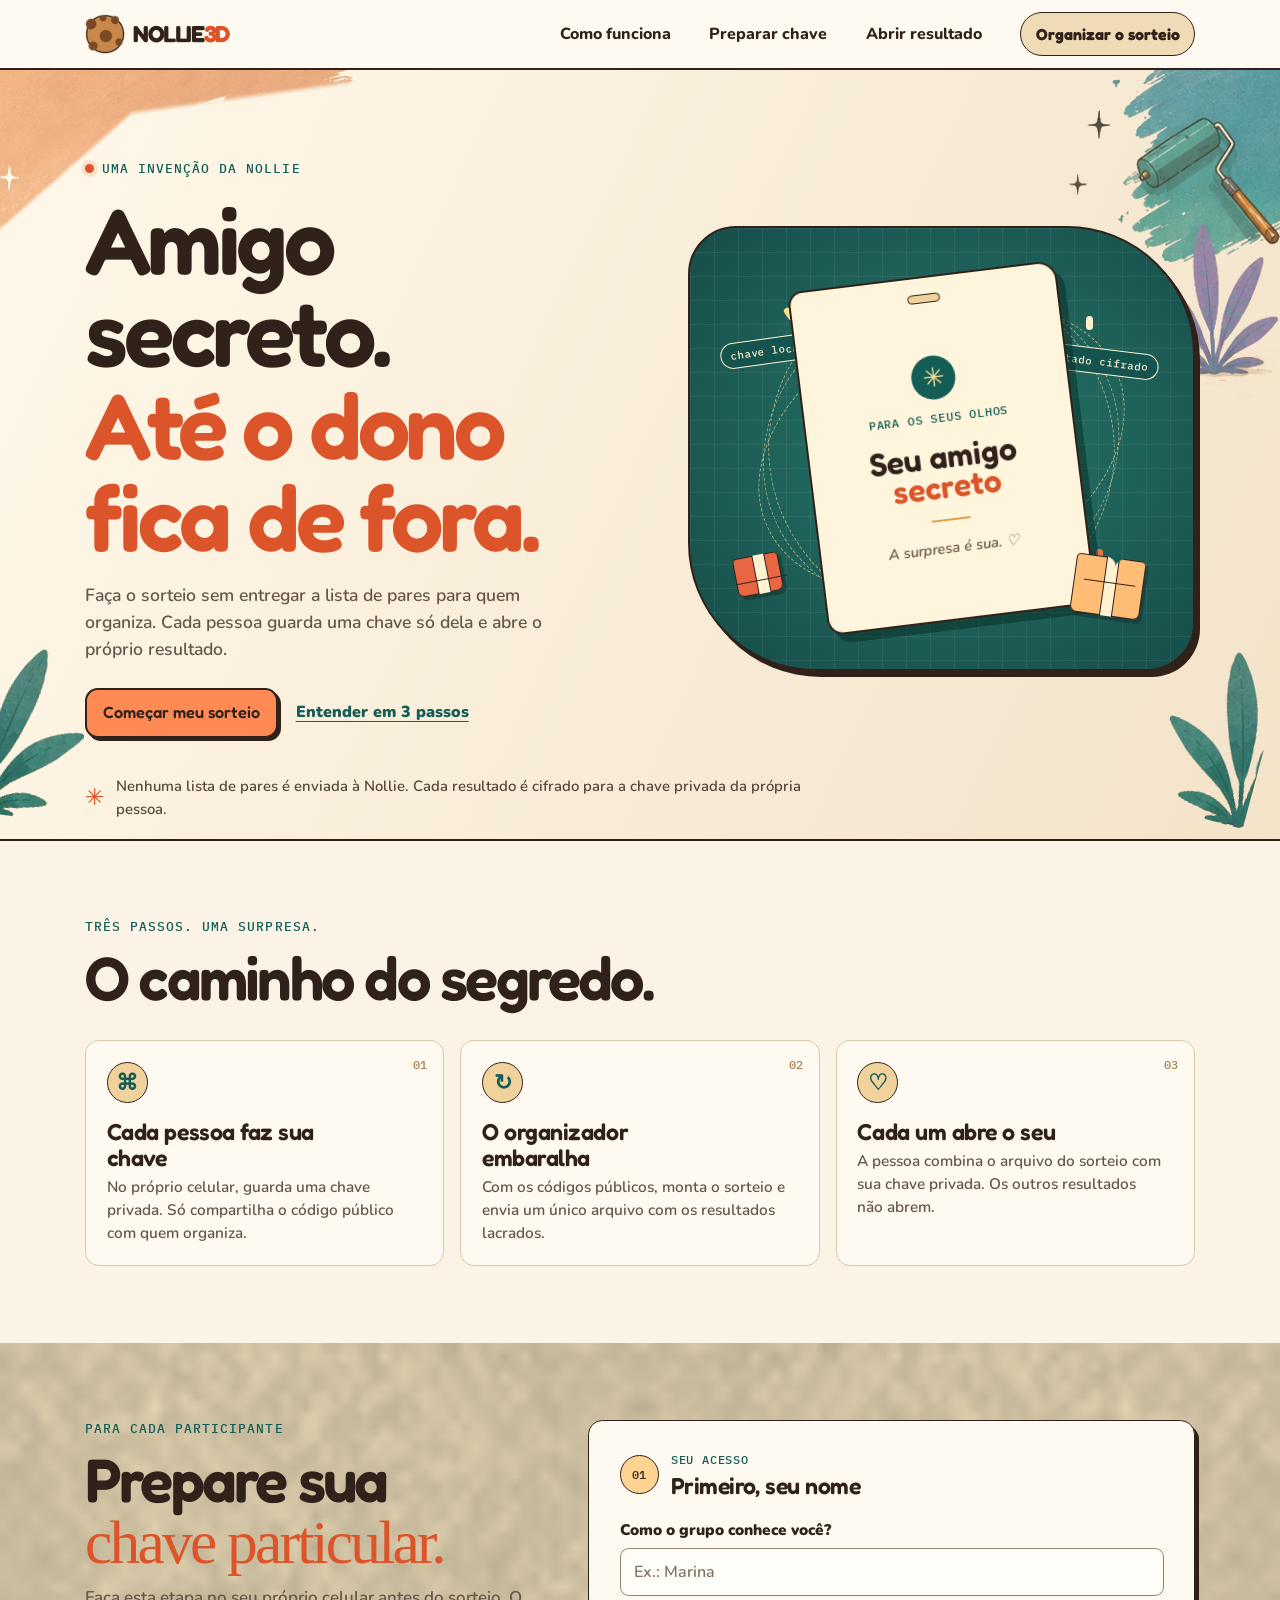
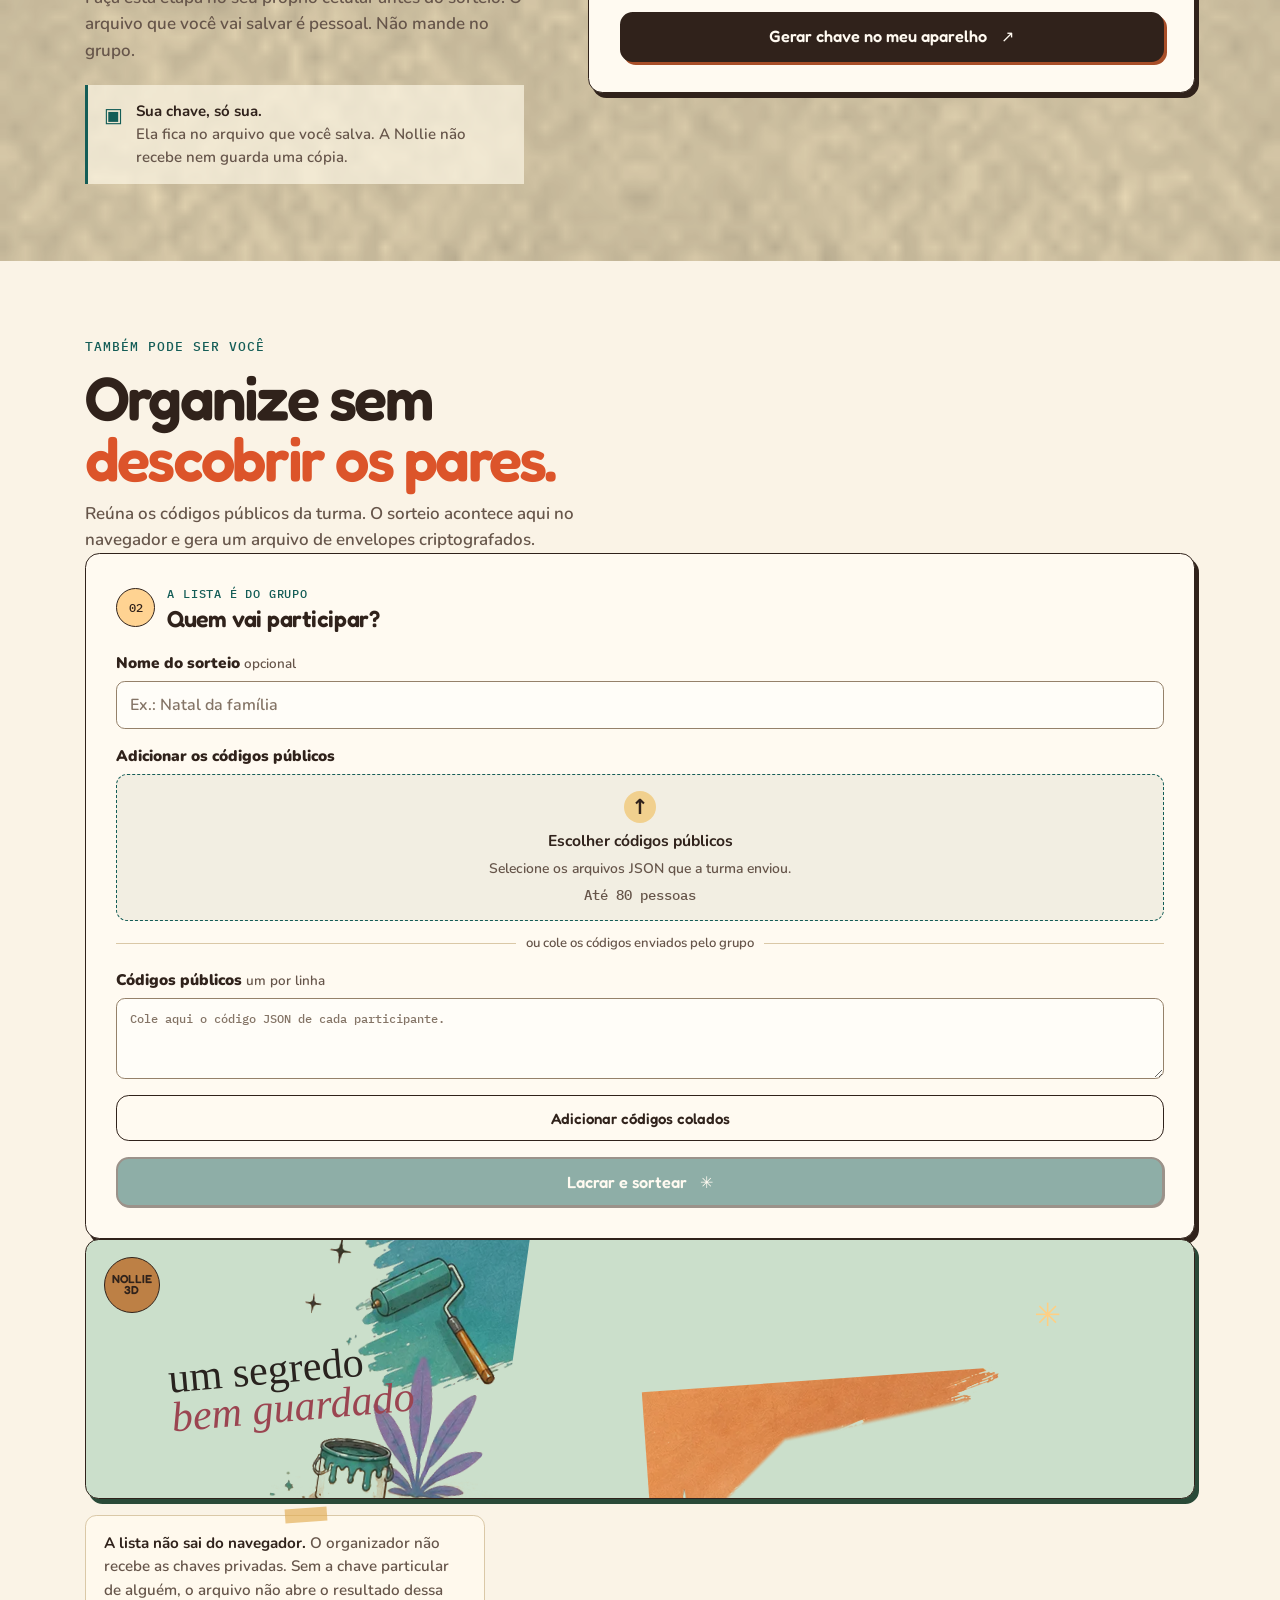
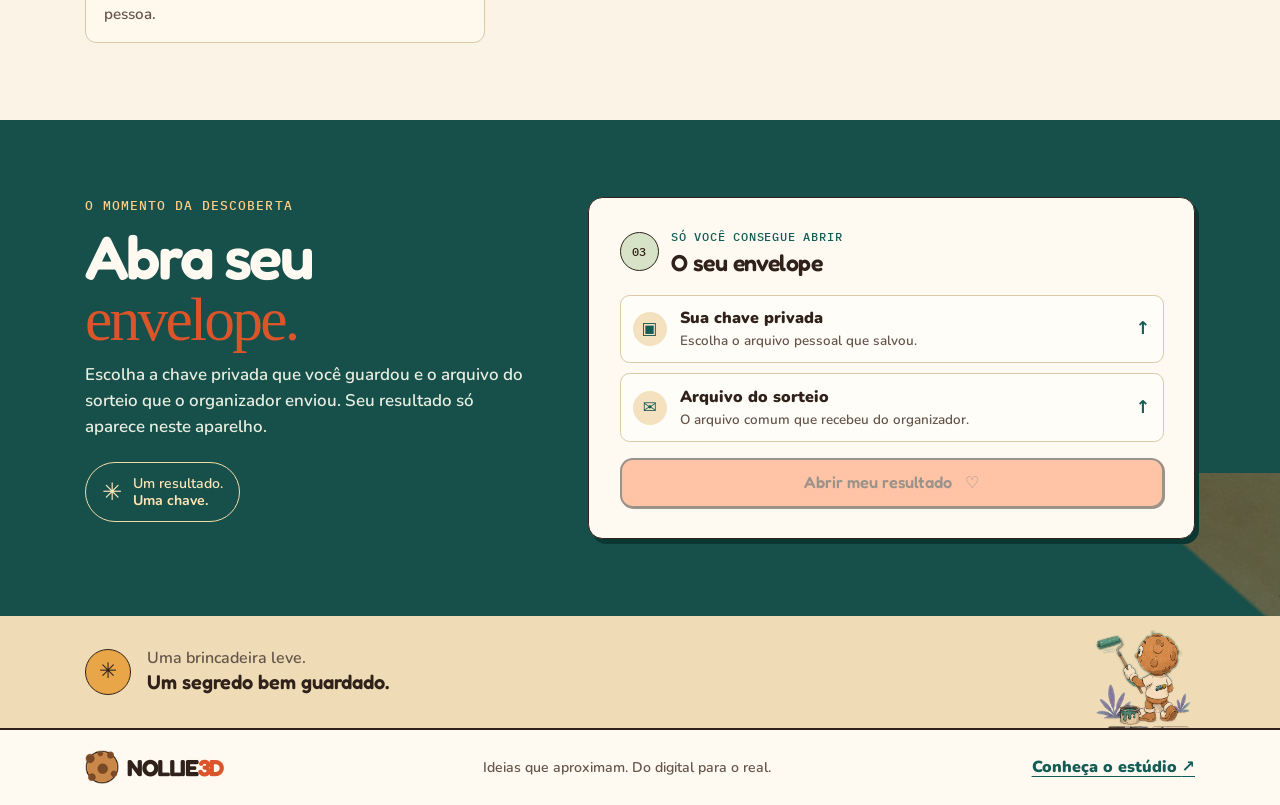
<file: amigo-secreto.html>
<!doctype html>
<html lang="pt-BR">
<head>
  <meta charset="utf-8">
  <meta name="viewport" content="width=device-width, initial-scale=1">
  <meta name="robots" content="noindex,nofollow,noarchive">
  <meta name="theme-color" content="#f9f1e2">
  <title>Amigo secreto sem spoiler · Nollie 3D</title>
  <meta name="description" content="Organize um amigo secreto em que cada pessoa consegue abrir apenas o próprio resultado, inclusive quando o organizador também vai participar.">
  <link rel="icon" href="/favicon-48x48.png">
  <link rel="preconnect" href="https://fonts.googleapis.com">
  <link rel="preconnect" href="https://fonts.gstatic.com" crossorigin>
  <link href="https://fonts.googleapis.com/css2?family=Fredoka:wght@500;600;700&family=Nunito:wght@400;600;700;800;900&family=IBM+Plex+Mono:wght@500&display=swap" rel="stylesheet">
  <link rel="stylesheet" href="/portfolio/amigo-secreto.css">
  <script src="/portfolio/amigo-secreto.js" defer></script>
</head>
<body>
<header class="topbar"><div class="shell bar">
  <a class="brand" href="/" aria-label="Nollie 3D, voltar ao site principal"><img src="/favicon-48x48.png" width="40" height="40" alt=""><span>Nollie<b>3D</b></span></a>
  <nav aria-label="Nesta página"><a href="#como-funciona">Como funciona</a><a href="#preparar">Preparar chave</a><a href="#abrir">Abrir resultado</a><a class="nav-cta" href="#organizar">Organizar o sorteio</a></nav>
</div></header>

<main>
<section class="hero">
  <div class="hero-art" aria-hidden="true"><i class="brush-orange"></i><i class="brush-green"></i><i class="leaf leaf-left"></i><i class="leaf leaf-right"></i></div>
  <div class="shell hero-grid">
    <div class="hero-copy">
      <span class="eyebrow"><i></i> Uma invenção da Nollie</span>
      <h1>Amigo secreto.<br><em>Até o dono fica de fora.</em></h1>
      <p>Faça o sorteio sem entregar a lista de pares para quem organiza. Cada pessoa guarda uma chave só dela e abre o próprio resultado.</p>
      <div class="hero-actions"><a class="button button-orange" href="#organizar">Começar meu sorteio</a><a class="quiet-link" href="#como-funciona">Entender em 3 passos</a></div>
    </div>
    <div class="secret-scene" aria-hidden="true">
      <span class="orbit orbit-one"></span><span class="orbit orbit-two"></span>
      <span class="confetti confetti-a"></span><span class="confetti confetti-b"></span><span class="confetti confetti-c"></span>
      <div class="sealed">
        <span class="sealed-lock">✳</span>
        <span class="sealed-kicker">PARA OS SEUS OLHOS</span>
        <strong>Seu amigo<br><em>secreto</em></strong>
        <span class="sealed-rule"></span>
        <span class="sealed-name">A surpresa é sua. ♡</span>
      </div>
      <div class="gift gift-main"><span class="gift-ribbon"></span><span class="gift-bow">✦</span></div>
      <div class="gift gift-small"><span class="gift-ribbon"></span></div>
      <span class="mini-label label-encrypted">chave local</span><span class="mini-label label-result">resultado cifrado</span>
    </div>
  </div>
  <div class="shell safety"><span aria-hidden="true">✳</span><p>Nenhuma lista de pares é enviada à Nollie. Cada resultado é cifrado para a chave privada da própria pessoa.</p></div>
</section>

<section class="shell how section" id="como-funciona">
  <div class="section-heading"><p class="eyebrow">Três passos. Uma surpresa.</p><h2>O caminho do segredo<span>.</span></h2></div>
  <ol class="steps">
    <li><span class="step-number">01</span><span class="step-icon key-icon" aria-hidden="true">⌘</span><h3>Cada pessoa faz sua chave</h3><p>No próprio celular, guarda uma chave privada. Só compartilha o código público com quem organiza.</p></li>
    <li><span class="step-number">02</span><span class="step-icon draw-icon" aria-hidden="true">↻</span><h3>O organizador embaralha</h3><p>Com os códigos públicos, monta o sorteio e envia um único arquivo com os resultados lacrados.</p></li>
    <li><span class="step-number">03</span><span class="step-icon reveal-icon" aria-hidden="true">♡</span><h3>Cada um abre o seu</h3><p>A pessoa combina o arquivo do sorteio com sua chave privada. Os outros resultados não abrem.</p></li>
  </ol>
</section>

<section class="shade section" id="preparar">
  <div class="shell work-grid">
    <div class="section-heading"><p class="eyebrow">Para cada participante</p><h2>Prepare sua<br><em>chave particular.</em></h2><p>Faça esta etapa no seu próprio celular antes do sorteio. O arquivo que você vai salvar é pessoal. Não mande no grupo.</p>
      <div class="lock-note"><span aria-hidden="true">▣</span><p><strong>Sua chave, só sua.</strong><br>Ela fica no arquivo que você salva. A Nollie não recebe nem guarda uma cópia.</p></div>
    </div>
    <article class="panel key-panel">
      <div class="panel-title"><span class="panel-icon">01</span><div><span class="micro">SEU ACESSO</span><h3>Primeiro, seu nome</h3></div></div>
      <form id="key-form" novalidate>
        <label for="player-name">Como o grupo conhece você?</label>
        <input id="player-name" name="name" autocomplete="name" maxlength="48" required placeholder="Ex.: Marina">
        <button class="button button-dark" type="submit"><span>Gerar chave no meu aparelho</span><span aria-hidden="true">↗</span></button>
      </form>
      <div class="key-issued" id="key-issued" hidden>
        <p class="success-line"><span>✓</span> Pronta. Salve a chave privada antes de fechar esta página.</p>
        <button class="button button-orange save-key" id="save-private" type="button">↓&nbsp; Guardar minha chave privada</button>
        <label for="public-code">Envie este código para quem organiza</label>
        <textarea id="public-code" readonly rows="3" spellcheck="false" aria-describedby="public-tip"></textarea>
        <div class="copy-row"><button class="button button-outline" id="copy-public" type="button">Copiar código público</button><button class="quiet-button" id="download-public" type="button">Baixar código</button></div>
        <p class="micro-note" id="public-tip">O código público pode ser compartilhado. Ele sozinho não abre seu resultado.</p>
      </div>
      <p class="form-error" id="key-error" role="alert" hidden></p>
    </article>
  </div>
</section>

<section class="shell section organizer" id="organizar">
  <div class="section-heading"><p class="eyebrow">Também pode ser você</p><h2>Organize sem<br><em>descobrir os pares.</em></h2><p>Reúna os códigos públicos da turma. O sorteio acontece aqui no navegador e gera um arquivo de envelopes criptografados.</p></div>
  <div class="organizer-grid">
    <article class="panel organizer-panel">
      <div class="panel-title"><span class="panel-icon">02</span><div><span class="micro">A LISTA É DO GRUPO</span><h3>Quem vai participar?</h3></div></div>
      <label for="draw-title">Nome do sorteio <span class="optional">opcional</span></label>
      <input id="draw-title" maxlength="64" placeholder="Ex.: Natal da família">
      <label for="public-files" class="upload-label">Adicionar os códigos públicos</label>
      <label class="dropzone" id="dropzone" for="public-files"><span class="upload-icon" aria-hidden="true">↑</span><strong>Escolher códigos públicos</strong><span>Selecione os arquivos JSON que a turma enviou.</span><span class="file-limit">Até 80 pessoas</span><input id="public-files" type="file" accept=".json,application/json" multiple></label>
      <div class="paste-divider"><span>ou cole os códigos enviados pelo grupo</span></div>
      <label for="public-paste">Códigos públicos <span class="optional">um por linha</span></label>
      <textarea id="public-paste" rows="3" spellcheck="false" placeholder="Cole aqui o código JSON de cada participante."></textarea>
      <button class="button button-outline add-codes" id="add-pasted" type="button">Adicionar códigos colados</button>
      <ul class="player-list" id="player-list" aria-live="polite"></ul>
      <button class="button button-teal" id="draw-button" type="button" disabled><span>Lacrar e sortear</span><span aria-hidden="true">✳</span></button>
      <p class="form-error" id="draw-error" role="alert" hidden></p>
      <div class="draw-ready" id="draw-ready" hidden>
        <p class="success-line"><span>✓</span> <span>Sorteio pronto. <strong id="draw-count"></strong> envelopes foram lacrados. Nenhum par foi mostrado na tela.</span></p>
        <button class="button button-dark" id="save-draw" type="button">↓&nbsp; Baixar arquivo do sorteio</button>
        <p class="micro-note">Envie o mesmo arquivo para todas as pessoas. Ele tem os envelopes cifrados e não revela os pares.</p>
      </div>
    </article>
    <aside class="organizer-aside">
      <div class="card-art"><span class="card-stamp">NOLLIE<br>3D</span><span class="card-script">um segredo<br><em>bem guardado</em></span><span class="card-spark">✳</span></div>
      <div class="aside-note"><span class="note-pin"></span><p><strong>A lista não sai do navegador.</strong> O organizador não recebe as chaves privadas. Sem a chave particular de alguém, o arquivo não abre o resultado dessa pessoa.</p></div>
    </aside>
  </div>
</section>

<section class="reveal-zone section" id="abrir">
  <div class="shell reveal-grid">
    <div class="section-heading"><p class="eyebrow">O momento da descoberta</p><h2>Abra seu<br><em>envelope.</em></h2><p>Escolha a chave privada que você guardou e o arquivo do sorteio que o organizador enviou. Seu resultado só aparece neste aparelho.</p>
      <div class="privacy-ribbon"><span aria-hidden="true">✳</span><span>Um resultado.<br><strong>Uma chave.</strong></span></div>
    </div>
    <article class="panel reveal-panel">
      <div class="panel-title"><span class="panel-icon">03</span><div><span class="micro">SÓ VOCÊ CONSEGUE ABRIR</span><h3>O seu envelope</h3></div></div>
      <label class="file-field" for="private-file"><span class="file-icon">▣</span><span><strong>Sua chave privada</strong><small id="private-file-label">Escolha o arquivo pessoal que salvou.</small></span><span class="field-arrow">↑</span><input id="private-file" type="file" accept=".json,application/json"></label>
      <label class="file-field" for="draw-file"><span class="file-icon">✉</span><span><strong>Arquivo do sorteio</strong><small id="draw-file-label">O arquivo comum que recebeu do organizador.</small></span><span class="field-arrow">↑</span><input id="draw-file" type="file" accept=".json,application/json"></label>
      <button class="button button-orange" id="open-envelope" type="button" disabled><span>Abrir meu resultado</span><span aria-hidden="true">♡</span></button>
      <p class="form-error" id="open-error" role="alert" hidden></p>
      <div class="gift-result" id="gift-result" aria-live="polite" hidden><span class="micro">NO SEU AMIGO SECRETO, VOCÊ TIROU</span><strong id="gift-name"></strong><p id="gift-draw-name"></p><button class="quiet-button" id="close-result" type="button">Fechar meu envelope</button></div>
    </article>
  </div>
</section>

<section class="promise">
  <div class="shell promise-inner"><span class="promise-seal" aria-hidden="true">✳</span><p>Uma brincadeira leve.<br><strong>Um segredo bem guardado.</strong></p><img src="/portfolio/mascote.png" width="116" height="121" loading="lazy" alt=""></div>
</section>
</main>
<footer><div class="shell foot"><a class="brand" href="/"><img src="/favicon-48x48.png" width="34" height="34" alt=""><span>Nollie<b>3D</b></span></a><span>Ideias que aproximam. Do digital para o real.</span><a href="/nollie-portfolio.html">Conheça o estúdio <b>↗</b></a></div></footer>
<noscript><p class="noscript">Ative o JavaScript para criar as chaves e abrir os resultados deste sorteio.</p></noscript>
</body>
</html>
</file>
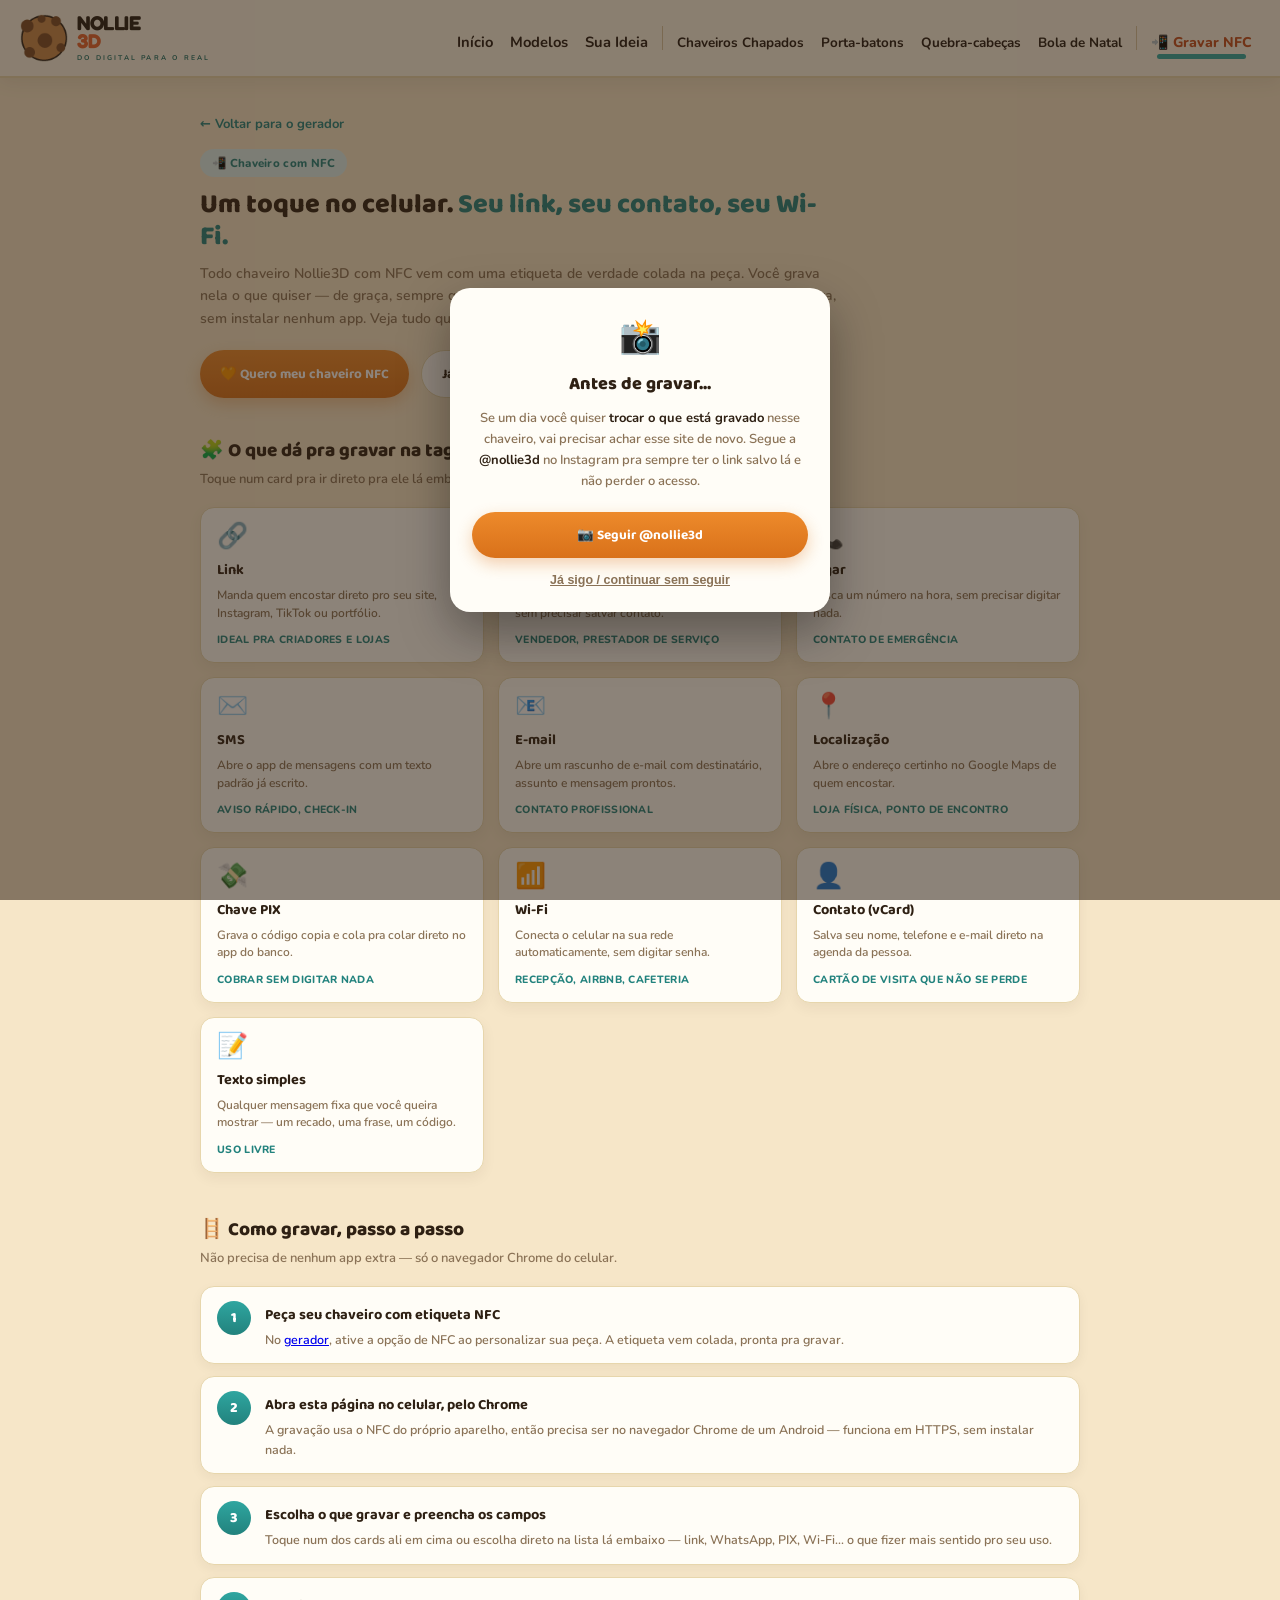
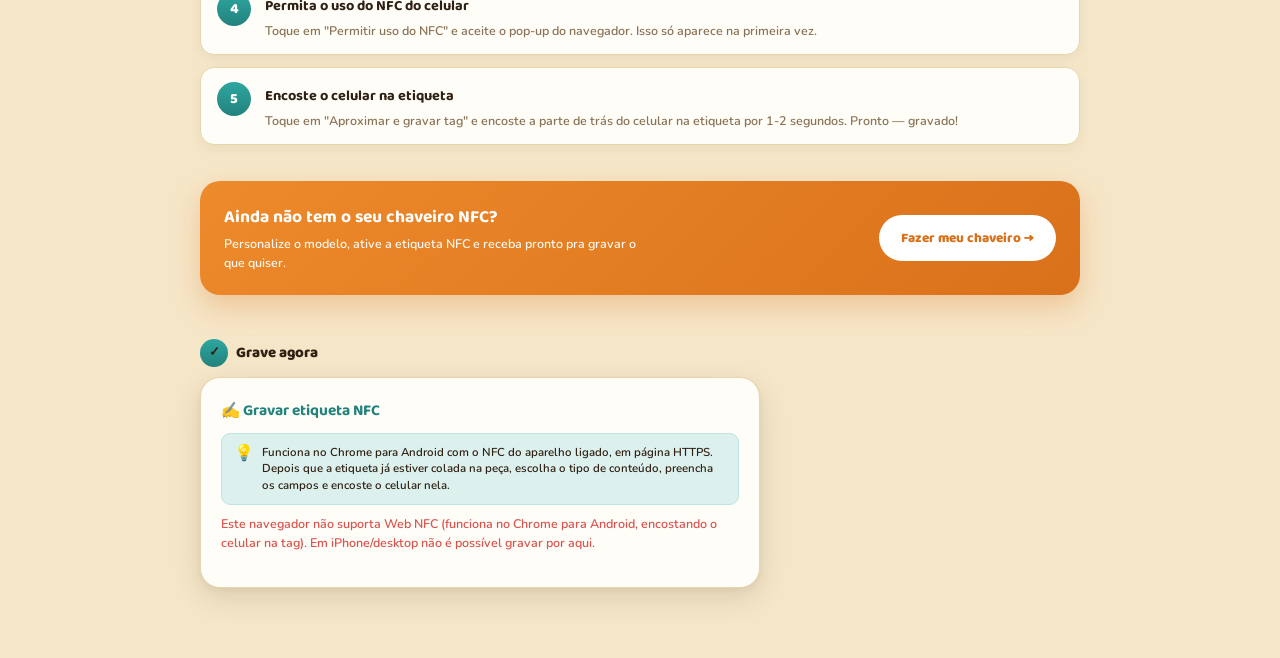
<file: gravar-nfc.html>
<!DOCTYPE html>
<html lang="pt-BR">
    <head>
        <meta charset="UTF-8" />
        <meta http-equiv="Content-Type" content="text/html; charset=UTF-8" />
        <meta name="viewport" content="width=device-width, initial-scale=1.0" />
        <link rel="preconnect" href="https://fonts.googleapis.com" />
        <link rel="preconnect" href="https://fonts.gstatic.com" crossorigin />
        <title>Nollie3D — Gravar NFC</title>
        <link
            rel="icon"
            href="[data-uri]"
        />
        <style>
            @import url('https://fonts.googleapis.com/css2?family=Baloo+2:wght@600;700;800&family=Fredoka:wght@500;600;700&family=Nunito:wght@0,400;0,600;0,700;0,800;1,600&display=swap');

            :root {
                --bg-page: #F6E6C8;
                --bg-card: #FFFDF7;
                --bg-card-alt: #FBF3DE;
                --text-dark: #2E2013;
                --text-muted: #8A7256;
                --text-faint: #B3A483;
                --border-soft: #E7D6AC;
                --border-soft-2: #EEDFBC;
                --accent-orange: #ED8A2B;
                --accent-orange-dark: #D9711A;
                --accent-teal: #2FA6A0;
                --accent-teal-dark: #22827D;
                --accent-teal-soft: #DCF0EE;
                --accent-pink: #E8628F;
                --accent-pink-soft: #FBE3EC;
                --accent-red: #D9534F;
                --accent-green-dark: #2E7D32;
                --shadow-card: 0 10px 28px rgba(46,32,19,0.12), 0 2px 6px rgba(46,32,19,0.05);
                --radius-lg: 20px;
                --radius-md: 14px;
                --radius-sm: 9px;
                --nav-h: 78px;
            }

            * { box-sizing: border-box; }
            html { -webkit-text-size-adjust: 100%; }
            html, body { min-height: 100%; }
            body {
                margin: 0;
                background-color: var(--bg-page);
                color: var(--text-dark);
                font-family: 'Nunito', system-ui, sans-serif;
            }
            h1, .panel-title, .card-heading, .nav-item {
                font-family: 'Baloo 2', 'Nunito', sans-serif;
            }

            /* ===================== Cabeçalho compartilhado ===================== */
            .nollie-header{
                position: sticky; top: 0; z-index: 30;
                display:flex; align-items:center;
                height:78px;
                padding:0 5.5%;
                background:rgba(251,244,227,.96);
                border-bottom:2px solid #e7d6ac;
                box-shadow:0 4px 18px rgba(36,26,15,.08);
                font-family:'Nunito',sans-serif;
            }
            .nollie-header .logo{display:flex;align-items:center;gap:9px;text-decoration:none;color:#241a12;min-width:210px;}
            .nollie-header .logo img{width:48px;height:48px;object-fit:contain;display:block;}
            .nollie-header .logo-text{font-family:'Fredoka','Nunito',sans-serif;font-weight:700;font-size:1.25rem;line-height:.9;letter-spacing:-.5px;display:flex;flex-direction:column;}
            .nollie-header .logo-text span{color:#e8622c;}
            .nollie-header .logo-text small{font-family:'Nunito',sans-serif;font-size:.43rem;letter-spacing:2.2px;color:#1f6f68;margin-top:5px;}
            .nollie-nav{display:flex;align-items:center;gap:6px;position:absolute;left:50%;transform:translateX(-50%);}
            .nollie-nav a{color:#241a12;text-decoration:none;font-family:'Nunito',sans-serif;font-weight:700;font-size:.92rem;padding:28px 14px 20px;position:relative;white-space:nowrap;}
            .nollie-nav a:hover,.nollie-nav a.active{color:#c34c1d;}
            .nollie-nav a.active::after{content:"";position:absolute;left:14px;right:14px;bottom:13px;height:5px;background:#e3a73b;border-radius:4px;}
            .nollie-nav .nav-divider{width:1px;height:24px;background:#d7c49e;margin:0 5px;}
            .nollie-nav .generator-tab{appearance:none;border:0;background:transparent;color:#241a12;font-family:'Nunito',sans-serif;font-weight:700;font-size:.84rem;padding:28px 10px 20px;position:relative;white-space:nowrap;cursor:pointer;text-decoration:none;display:inline-block;}
            .nollie-nav .generator-tab:hover{color:#c34c1d;}
            .nollie-nav .nfc-tab-link{color:#22827D;text-decoration:none;font-family:'Nunito',sans-serif;font-weight:800;font-size:.88rem;padding:28px 14px 20px;position:relative;white-space:nowrap;}
            .nollie-nav .nfc-tab-link:hover{color:#166b66;}
            .nollie-nav .nfc-tab-link.active::after{content:"";position:absolute;left:14px;right:14px;bottom:13px;height:5px;background:#2FA6A0;border-radius:4px;}
            .nollie-header-icons { display:none; align-items:center; gap:8px; margin-left:auto; }
            .mobile-menu-btn{
                width:40px;height:40px;border-radius:10px;border:2px solid #241a12;
                background:#fffdf7;color:#241a12;font-size:16px;cursor:pointer;flex-shrink:0;
            }
            @media(max-width:800px){
                .nollie-header{padding:0 4%;}
                .nollie-header .logo{min-width:auto;}
                .nollie-header .logo-text{display:none;}
                .nollie-header-icons{display:flex;}
                .nollie-nav{
                    display:none;
                    position:fixed;
                    top:var(--nav-h);
                    left:0; right:0;
                    margin:0;
                    transform:none;
                    flex-direction:column;
                    align-items:stretch;
                    gap:0;
                    background:var(--bg-card);
                    border-bottom:1px solid var(--border-soft);
                    box-shadow:0 10px 24px rgba(46,32,19,.15);
                    z-index:40;
                    max-height:calc(100vh - var(--nav-h));
                    overflow-y:auto;
                    padding:6px 0;
                }
                .nollie-nav.mobile-open{ display:flex; }
                .nollie-nav a,.nollie-nav .generator-tab{
                    font-size:15px;
                    padding:14px 20px;
                    width:100%;
                    text-align:left;
                    background:none;
                }
                .nollie-nav .nav-divider{ display:none; }
                .nollie-nav a.active::after{ content:none; }
                .nollie-nav .nfc-tab-link.active{
                    background:var(--accent-teal-soft);
                    color:var(--accent-teal-dark);
                }
            }

            /* ===================== Conteúdo da página ===================== */
            .nfc-page-wrap{
                max-width: 920px;
                margin: 0 auto;
                padding: 34px 20px 70px;
            }
            .nfc-page-title{
                font-size: 22px;
                font-weight: 800;
                color: var(--text-dark);
                margin: 0 0 4px;
                display:flex; align-items:center; gap:10px;
            }
            .nfc-page-sub{
                font-size: 13.5px;
                color: var(--text-muted);
                margin: 0 0 22px;
                font-weight: 600;
                line-height:1.5;
            }

            /* ---- Hero ---- */
            .nfc-hero{ max-width: 640px; }
            .nfc-hero-badge{
                display:inline-flex; align-items:center; gap:6px;
                background: var(--accent-teal-soft); color: var(--accent-teal-dark);
                font-size:11.5px; font-weight:800; letter-spacing:.3px;
                padding:6px 12px; border-radius:999px; margin-bottom:12px;
            }
            .nfc-hero h1{
                font-size: 27px; line-height:1.18; font-weight:800;
                color: var(--text-dark); margin: 0 0 10px;
            }
            .nfc-hero h1 span{ color: var(--accent-teal-dark); }
            .nfc-hero-sub{
                font-size:14px; color:var(--text-muted); font-weight:600;
                line-height:1.6; margin:0 0 20px;
            }
            .nfc-hero-actions{ display:flex; flex-wrap:wrap; gap:12px; margin-bottom:6px; }
            .btn-primary-cta, .btn-ghost-cta{
                font-family:'Baloo 2',sans-serif; font-weight:700; font-size:13.5px;
                padding:12px 20px; border-radius:999px; text-decoration:none;
                display:inline-flex; align-items:center; gap:6px; white-space:nowrap;
            }
            .btn-primary-cta{
                background: linear-gradient(180deg, var(--accent-orange), var(--accent-orange-dark));
                color:#fff; box-shadow:0 6px 16px rgba(217,113,26,.32);
            }
            .btn-primary-cta:hover{ transform:translateY(-1px); }
            .btn-ghost-cta{
                background: var(--bg-card); color: var(--text-dark);
                border:1.5px solid var(--border-soft);
            }
            .btn-ghost-cta:hover{ border-color: var(--accent-teal); color:var(--accent-teal-dark); }

            /* ---- Grid de funções ---- */
            .fn-section{ margin-top:38px; }
            .fn-section-title{
                font-family:'Baloo 2',sans-serif; font-weight:800; font-size:19px;
                color:var(--text-dark); margin:0 0 4px;
            }
            .fn-section-sub{
                font-size:13px; color:var(--text-muted); font-weight:600;
                margin:0 0 18px; line-height:1.5;
            }
            .function-grid{
                display:grid; grid-template-columns: repeat(auto-fit, minmax(210px, 1fr));
                gap:14px;
            }
            .function-card{
                background: var(--bg-card); border:1.5px solid var(--border-soft);
                border-radius: var(--radius-md); padding:16px 16px 15px;
                box-shadow: 0 5px 14px rgba(46,32,19,.06);
                cursor:pointer; text-align:left; font-family:'Nunito',sans-serif;
                transition: transform .12s ease, box-shadow .12s ease, border-color .12s ease;
                display:flex; flex-direction:column;
            }
            .function-card:hover, .function-card:focus-visible{
                transform:translateY(-3px);
                box-shadow: 0 12px 24px rgba(46,32,19,.14);
                border-color: var(--accent-teal);
                outline:none;
            }
            .function-card .fc-icon{ font-size:25px; margin-bottom:9px; line-height:1; }
            .function-card .fc-title{
                font-family:'Baloo 2',sans-serif; font-weight:700; font-size:14.5px;
                color:var(--text-dark); margin-bottom:5px;
            }
            .function-card .fc-desc{
                font-size:12px; color:var(--text-muted); font-weight:600;
                line-height:1.45; flex-grow:1;
            }
            .function-card .fc-example{
                font-size:10.5px; color:var(--accent-teal-dark); font-weight:800;
                margin-top:10px; text-transform:uppercase; letter-spacing:.3px;
            }

            /* ---- Passo a passo ---- */
            .steps-section{ margin-top:42px; }
            .steps-list{ display:flex; flex-direction:column; gap:12px; margin-top:18px; }
            .step-item{
                display:flex; gap:14px; align-items:flex-start;
                background: var(--bg-card); border:1px solid var(--border-soft);
                border-radius: var(--radius-md); padding:14px 16px;
                box-shadow: 0 4px 12px rgba(46,32,19,.05);
            }
            .step-num{
                flex-shrink:0; width:34px; height:34px; border-radius:50%;
                background: linear-gradient(180deg, var(--accent-teal), var(--accent-teal-dark));
                color:#fff; font-family:'Baloo 2',sans-serif; font-weight:800; font-size:14.5px;
                display:grid; place-items:center;
            }
            .step-body h3{
                margin:2px 0 3px; font-family:'Baloo 2',sans-serif; font-weight:700;
                font-size:14.5px; color:var(--text-dark);
            }
            .step-body p{
                margin:0; font-size:12.5px; color:var(--text-muted);
                font-weight:600; line-height:1.55;
            }

            /* ---- Banner CTA (comprar) ---- */
            .cta-banner{
                margin-top:36px;
                background: linear-gradient(135deg, var(--accent-orange), var(--accent-orange-dark));
                border-radius: var(--radius-lg);
                padding:22px 24px;
                color:#fff;
                display:flex; flex-wrap:wrap; align-items:center; justify-content:space-between;
                gap:16px;
                box-shadow: 0 12px 28px rgba(217,113,26,.28);
            }
            .cta-banner-text h3{ margin:0 0 4px; font-family:'Baloo 2',sans-serif; font-size:17.5px; }
            .cta-banner-text p{ margin:0; font-size:12.5px; font-weight:600; opacity:.95; max-width:420px; line-height:1.5; }
            .btn-cta-white{
                background:#fff; color: var(--accent-orange-dark);
                font-family:'Baloo 2',sans-serif; font-weight:800;
                padding:12px 22px; border-radius:999px; text-decoration:none;
                font-size:13.5px; white-space:nowrap; flex-shrink:0;
            }
            .btn-cta-white:hover{ transform:translateY(-1px); }

            /* ---- Recorder ---- */
            .recorder-section{ margin-top:44px; }
            .recorder-eyebrow{
                display:flex; align-items:center; gap:8px; margin-bottom:10px;
            }
            .recorder-eyebrow .step-num{ width:28px; height:28px; font-size:13px; }
            .recorder-eyebrow span{
                font-family:'Baloo 2',sans-serif; font-weight:800; font-size:15px; color:var(--text-dark);
            }
            .recorder-wrap{ max-width:560px; }
            #gravar{ scroll-margin-top: 96px; }

            /* ---- Aviso "siga antes de gravar" ---- */
            .follow-overlay{
                display:none;
                position:fixed; inset:0; z-index:100;
                background: rgba(46,32,19,.55);
                align-items:center; justify-content:center;
                padding: 20px;
            }
            .follow-overlay.open{ display:flex; }
            .follow-modal{
                background: var(--bg-card);
                border-radius: var(--radius-lg);
                box-shadow: 0 20px 50px rgba(0,0,0,.35);
                max-width: 380px;
                width:100%;
                padding: 26px 22px 22px;
                text-align:center;
                position:relative;
            }
            .follow-modal .fm-icon{ font-size:34px; margin-bottom:10px; display:block; }
            .follow-modal h2{
                font-family:'Baloo 2',sans-serif; font-weight:800; font-size:18px;
                color:var(--text-dark); margin:0 0 10px;
            }
            .follow-modal p{
                font-size:13px; color:var(--text-muted); font-weight:600;
                line-height:1.6; margin:0 0 20px;
            }
            .follow-modal p strong{ color:var(--text-dark); }
            .follow-modal .btn-primary-cta{ width:100%; justify-content:center; margin-bottom:10px; }
            .follow-modal .fm-skip{
                display:inline-block; font-size:12.5px; color:var(--text-muted);
                font-weight:700; text-decoration:underline; cursor:pointer; background:none; border:none;
            }
            .follow-modal .fm-close{
                position:absolute; top:12px; right:14px;
                background:none; border:none; font-size:18px; color:var(--text-faint);
                cursor:pointer; line-height:1;
            }

            .nfc-card{
                background: var(--bg-card);
                border: 1px solid var(--border-soft);
                border-radius: var(--radius-lg);
                box-shadow: var(--shadow-card);
                padding: 20px 20px 22px;
            }
            .mini-guide{
                display:flex; gap:8px; align-items:flex-start;
                background: var(--accent-teal-soft);
                border: 1px solid #bfe4e1;
                border-radius: var(--radius-sm);
                padding: 10px 12px;
                margin-top: 10px;
                font-size: 11.5px; line-height: 1.45; color: var(--text-dark); font-weight: 600;
            }
            .mini-guide .mini-guide-icon{ font-size:16px; line-height:1.2; flex-shrink:0; }
            .card-heading{
                display:flex; align-items:center; gap:8px;
                font-weight:700; font-size:15.5px; color: var(--accent-teal-dark);
                margin-bottom:2px;
            }
            .panel-sub{ font-size:12.5px; font-weight:600; line-height:1.5; }
            .field-label{ font-size:12px; color:var(--text-muted); font-weight:700; margin-bottom:4px; display:block; }
            .nfc-field{ margin-top:14px; }
            .nfc-input, .nfc-select, .nfc-textarea{
                width:100%; padding:9px 10px; border-radius:8px;
                border:1px solid var(--border-soft-2); box-sizing:border-box;
                font-family:'Nunito',sans-serif; font-size:14px; background:#fff; color:var(--text-dark);
            }
            .nfc-textarea{ resize:vertical; }
            .upload-btn{
                display:flex; align-items:center; justify-content:center; gap:8px;
                width:100%;
                background: linear-gradient(180deg, var(--accent-teal), var(--accent-teal-dark));
                color:#fff;
                font-family:'Baloo 2',sans-serif;
                font-weight:700; font-size:14px;
                padding:13px; border-radius:var(--radius-sm);
                cursor:pointer; border:none;
                box-shadow: 0 5px 14px rgba(34,130,125,.30);
                transition: transform .12s ease, box-shadow .12s ease, opacity .12s ease;
                margin-top:16px;
            }
            .upload-btn:hover{ transform:translateY(-1px); box-shadow:0 7px 18px rgba(34,130,125,.4); }
            .upload-btn:disabled{ cursor:not-allowed; }
            .nfc-cancel-btn{
                display:none; width:100%; margin-top:8px;
                background:var(--accent-red); color:#fff; border:none;
                padding:11px; border-radius:9px; font-family:'Baloo 2',sans-serif;
                font-weight:700; cursor:pointer; font-size:14px;
            }
            .nfc-status{ margin-top:10px; font-size:12.5px; color:var(--text-muted); min-height:18px; font-weight:600; line-height:1.4; }
            .back-link{
                display:inline-flex; align-items:center; gap:6px;
                margin-bottom:16px; color:var(--accent-teal-dark);
                text-decoration:none; font-weight:700; font-size:13px;
            }
            .back-link:hover{ text-decoration:underline; }

/* Navegação dos quatro geradores: mesma ordem e espaçamento em todo o site. */
@media(min-width:801px){
  .nollie-header{gap:24px}
  .nollie-header .logo{min-width:0;flex-shrink:0}
  .nollie-nav{position:static;transform:none;margin-left:auto}
}
@media(min-width:801px) and (max-width:1390px){
  .nollie-header{padding:0 20px;gap:18px}
  .nollie-nav{gap:1px}
  .nollie-nav a,.nollie-nav .generator-tab,.nollie-nav .nfc-tab-link{padding-left:8px;padding-right:8px}
}
@media(min-width:801px) and (max-width:1090px){
  .nollie-header{padding:0 12px;gap:12px}
  .nollie-header .logo-text{display:none}
  .nollie-nav a,.nollie-nav .generator-tab,.nollie-nav .nfc-tab-link{font-size:.78rem;padding-left:6px;padding-right:6px}
}
.nollie-nav a:focus-visible,.nollie-nav button:focus-visible{outline:2px solid #22827d;outline-offset:-3px;border-radius:8px}
        </style>
    </head>
    <body>
        <script>
            if (location.protocol === 'http:' || location.protocol === 'https:') {
                document.querySelectorAll('a.home-anchor-link').forEach(function (link) {
                    const href = link.getAttribute('href') || '';
                    if (href.indexOf('index.html#') === 0) {
                        link.setAttribute('href', href.replace('index.html#', '/#'));
                    }
                });
            }
        </script>

        <nav class="top-nav nollie-header">
            <a href="index.html#inicio" class="logo home-anchor-link">
                <img
                    src="[data-uri]"
                    alt="Nollie 3D"
                />
                <span class="logo-text"
                    >NOLLIE<span>3D</span
                    ><small>DO DIGITAL PARA O REAL</small></span
                >
            </a>
            <div
                class="nollie-nav"
                id="nollieNav"
                role="navigation"
                aria-label="Navegação principal"
            >
                <a href="index.html#inicio" class="home-anchor-link">Início</a>
                <a href="index.html#modelos" class="home-anchor-link">Modelos</a>
                <a href="index.html#ideia" class="home-anchor-link">Sua Ideia</a>
                <span class="nav-divider" aria-hidden="true"></span>
                <a href="personalizar.html#chaveiros-chapados" class="generator-tab">Chaveiros Chapados</a>
                <a href="personalizar.html#porta-batons" class="generator-tab">Porta-batons</a>
                <a href="personalizar.html#quebra-cabecas" class="generator-tab">Quebra-cabeças</a>
                <a href="bolinha-de-natal.html" class="generator-tab">Bola de Natal</a>
                <span class="nav-divider" aria-hidden="true"></span>
                <a href="gravar-nfc.html" class="nfc-tab-link active" aria-current="page">📲 Gravar NFC</a>
            </div>
            <div class="nollie-header-icons">
                <button
                    id="mobileMenuBtn"
                    class="mobile-menu-btn"
                    type="button"
                    aria-controls="nollieNav"
                    aria-expanded="false"
                    aria-label="Abrir menu"
                >
                    ☰
                </button>
            </div>
        </nav>

        <div class="nfc-page-wrap">
            <a href="personalizar.html" class="back-link">← Voltar para o gerador</a>

            <div class="nfc-hero">
                <span class="nfc-hero-badge">📲 Chaveiro com NFC</span>
                <h1>Um toque no celular. <span>Seu link, seu contato, seu Wi-Fi.</span></h1>
                <p class="nfc-hero-sub">
                    Todo chaveiro Nollie3D com NFC vem com uma etiqueta de
                    verdade colada na peça. Você grava nela o que quiser — de
                    graça, sempre que quiser trocar — e quem encostar o
                    celular abre na hora, sem instalar nenhum app. Veja tudo
                    que dá pra fazer e aprenda a gravar em poucos passos.
                </p>
                <div class="nfc-hero-actions">
                    <a href="personalizar.html" class="btn-primary-cta">🧡 Quero meu chaveiro NFC</a>
                    <a href="#gravar" class="btn-ghost-cta">Já tenho o meu, ir direto pra gravação ↓</a>
                </div>
            </div>

            <div class="fn-section">
                <h2 class="fn-section-title">🧩 O que dá pra gravar na tag</h2>
                <p class="fn-section-sub">
                    Toque num card pra ir direto pra ele lá embaixo, com o
                    formulário certo já selecionado.
                </p>
                <div class="function-grid">
                    <button type="button" class="function-card" data-type="url">
                        <span class="fc-icon">🔗</span>
                        <span class="fc-title">Link</span>
                        <span class="fc-desc">Manda quem encostar direto pro seu site, Instagram, TikTok ou portfólio.</span>
                        <span class="fc-example">Ideal pra criadores e lojas</span>
                    </button>
                    <button type="button" class="function-card" data-type="whatsapp">
                        <span class="fc-icon">💬</span>
                        <span class="fc-title">WhatsApp</span>
                        <span class="fc-desc">Abre uma conversa já com mensagem pronta, sem precisar salvar contato.</span>
                        <span class="fc-example">Vendedor, prestador de serviço</span>
                    </button>
                    <button type="button" class="function-card" data-type="call">
                        <span class="fc-icon">📞</span>
                        <span class="fc-title">Ligar</span>
                        <span class="fc-desc">Disca um número na hora, sem precisar digitar nada.</span>
                        <span class="fc-example">Contato de emergência</span>
                    </button>
                    <button type="button" class="function-card" data-type="sms">
                        <span class="fc-icon">✉️</span>
                        <span class="fc-title">SMS</span>
                        <span class="fc-desc">Abre o app de mensagens com um texto padrão já escrito.</span>
                        <span class="fc-example">Aviso rápido, check-in</span>
                    </button>
                    <button type="button" class="function-card" data-type="email">
                        <span class="fc-icon">📧</span>
                        <span class="fc-title">E-mail</span>
                        <span class="fc-desc">Abre um rascunho de e-mail com destinatário, assunto e mensagem prontos.</span>
                        <span class="fc-example">Contato profissional</span>
                    </button>
                    <button type="button" class="function-card" data-type="location">
                        <span class="fc-icon">📍</span>
                        <span class="fc-title">Localização</span>
                        <span class="fc-desc">Abre o endereço certinho no Google Maps de quem encostar.</span>
                        <span class="fc-example">Loja física, ponto de encontro</span>
                    </button>
                    <button type="button" class="function-card" data-type="pix">
                        <span class="fc-icon">💸</span>
                        <span class="fc-title">Chave PIX</span>
                        <span class="fc-desc">Grava o código copia e cola pra colar direto no app do banco.</span>
                        <span class="fc-example">Cobrar sem digitar nada</span>
                    </button>
                    <button type="button" class="function-card" data-type="wifi">
                        <span class="fc-icon">📶</span>
                        <span class="fc-title">Wi-Fi</span>
                        <span class="fc-desc">Conecta o celular na sua rede automaticamente, sem digitar senha.</span>
                        <span class="fc-example">Recepção, Airbnb, cafeteria</span>
                    </button>
                    <button type="button" class="function-card" data-type="vcard">
                        <span class="fc-icon">👤</span>
                        <span class="fc-title">Contato (vCard)</span>
                        <span class="fc-desc">Salva seu nome, telefone e e-mail direto na agenda da pessoa.</span>
                        <span class="fc-example">Cartão de visita que não se perde</span>
                    </button>
                    <button type="button" class="function-card" data-type="text">
                        <span class="fc-icon">📝</span>
                        <span class="fc-title">Texto simples</span>
                        <span class="fc-desc">Qualquer mensagem fixa que você queira mostrar — um recado, uma frase, um código.</span>
                        <span class="fc-example">Uso livre</span>
                    </button>
                </div>
            </div>

            <div class="steps-section">
                <h2 class="fn-section-title">🪜 Como gravar, passo a passo</h2>
                <p class="fn-section-sub">
                    Não precisa de nenhum app extra — só o navegador Chrome
                    do celular.
                </p>
                <div class="steps-list">
                    <div class="step-item">
                        <span class="step-num">1</span>
                        <div class="step-body">
                            <h3>Peça seu chaveiro com etiqueta NFC</h3>
                            <p>No <a href="personalizar.html">gerador</a>, ative a opção de NFC ao personalizar sua peça. A etiqueta vem colada, pronta pra gravar.</p>
                        </div>
                    </div>
                    <div class="step-item">
                        <span class="step-num">2</span>
                        <div class="step-body">
                            <h3>Abra esta página no celular, pelo Chrome</h3>
                            <p>A gravação usa o NFC do próprio aparelho, então precisa ser no navegador Chrome de um Android — funciona em HTTPS, sem instalar nada.</p>
                        </div>
                    </div>
                    <div class="step-item">
                        <span class="step-num">3</span>
                        <div class="step-body">
                            <h3>Escolha o que gravar e preencha os campos</h3>
                            <p>Toque num dos cards ali em cima ou escolha direto na lista lá embaixo — link, WhatsApp, PIX, Wi-Fi... o que fizer mais sentido pro seu uso.</p>
                        </div>
                    </div>
                    <div class="step-item">
                        <span class="step-num">4</span>
                        <div class="step-body">
                            <h3>Permita o uso do NFC do celular</h3>
                            <p>Toque em "Permitir uso do NFC" e aceite o pop-up do navegador. Isso só aparece na primeira vez.</p>
                        </div>
                    </div>
                    <div class="step-item">
                        <span class="step-num">5</span>
                        <div class="step-body">
                            <h3>Encoste o celular na etiqueta</h3>
                            <p>Toque em "Aproximar e gravar tag" e encoste a parte de trás do celular na etiqueta por 1-2 segundos. Pronto — gravado!</p>
                        </div>
                    </div>
                </div>
            </div>

            <div class="cta-banner">
                <div class="cta-banner-text">
                    <h3>Ainda não tem o seu chaveiro NFC?</h3>
                    <p>Personalize o modelo, ative a etiqueta NFC e receba pronto pra gravar o que quiser.</p>
                </div>
                <a href="personalizar.html" class="btn-cta-white">Fazer meu chaveiro →</a>
            </div>

            <div class="recorder-section recorder-wrap" id="gravar">
                <div class="recorder-eyebrow">
                    <span class="step-num">✓</span>
                    <span>Grave agora</span>
                </div>
            <div class="nfc-card">
                <span class="card-heading">✍️ Gravar etiqueta NFC</span>
                <div class="mini-guide">
                    <span class="mini-guide-icon">💡</span>
                    <span
                        >Funciona no Chrome para Android com o NFC do
                        aparelho ligado, em página HTTPS. Depois que a etiqueta
                        já estiver colada na peça, escolha o tipo de conteúdo,
                        preencha os campos e encoste o celular nela.</span
                    >
                </div>

                <p
                    class="panel-sub"
                    id="nfcWriterUnsupportedMsg"
                    style="display:none; color: var(--accent-red); margin-top:10px;"
                ></p>

                <div id="nfcWriterBody" style="display:none;">
                    <div class="nfc-field">
                        <span class="field-label">O que gravar na tag:</span>
                        <select id="nfcWriteType" class="nfc-select">
                            <option value="url">Link (site, Instagram, TikTok...)</option>
                            <option value="whatsapp">WhatsApp (abre conversa)</option>
                            <option value="call">Ligar para um número</option>
                            <option value="sms">SMS (mensagem de texto)</option>
                            <option value="email">E-mail</option>
                            <option value="location">Localização (Google Maps)</option>
                            <option value="pix">Chave PIX (copia e cola)</option>
                            <option value="wifi">Wi-Fi (conectar automático)</option>
                            <option value="vcard">Contato (vCard)</option>
                            <option value="text">Texto simples</option>
                        </select>
                    </div>

                    <div id="nfcFieldsUrl" class="nfc-field">
                        <span class="field-label">URL:</span>
                        <input
                            type="text"
                            id="nfcUrlInput"
                            class="nfc-input"
                            placeholder="https://..."
                        />
                    </div>

                    <div id="nfcFieldsText" class="nfc-field" style="display:none;">
                        <span class="field-label">Texto:</span>
                        <textarea id="nfcTextInput" rows="2" class="nfc-textarea"></textarea>
                    </div>

                    <div id="nfcFieldsWhatsapp" class="nfc-field" style="display:none;">
                        <span class="field-label">Número (com DDI+DDD, só números):</span>
                        <input
                            type="text"
                            id="nfcWhatsappPhone"
                            class="nfc-input"
                            placeholder="Ex: 5513999998888"
                            style="margin-bottom:8px;"
                        />
                        <span class="field-label">Mensagem inicial (opcional):</span>
                        <textarea
                            id="nfcWhatsappMsg"
                            rows="2"
                            class="nfc-textarea"
                            placeholder="Ex: Oi! Vim pelo chaveiro :)"
                        ></textarea>
                    </div>

                    <div id="nfcFieldsCall" class="nfc-field" style="display:none;">
                        <span class="field-label">Número de telefone:</span>
                        <input
                            type="text"
                            id="nfcCallPhone"
                            class="nfc-input"
                            placeholder="Ex: +5513999998888"
                        />
                    </div>

                    <div id="nfcFieldsSms" class="nfc-field" style="display:none;">
                        <span class="field-label">Número de telefone:</span>
                        <input
                            type="text"
                            id="nfcSmsPhone"
                            class="nfc-input"
                            placeholder="Ex: +5513999998888"
                            style="margin-bottom:8px;"
                        />
                        <span class="field-label">Mensagem (opcional):</span>
                        <textarea id="nfcSmsMsg" rows="2" class="nfc-textarea"></textarea>
                    </div>

                    <div id="nfcFieldsEmail" class="nfc-field" style="display:none;">
                        <span class="field-label">E-mail de destino:</span>
                        <input
                            type="text"
                            id="nfcEmailTo"
                            class="nfc-input"
                            placeholder="contato@exemplo.com"
                            style="margin-bottom:8px;"
                        />
                        <span class="field-label">Assunto (opcional):</span>
                        <input type="text" id="nfcEmailSubject" class="nfc-input" style="margin-bottom:8px;" />
                        <span class="field-label">Mensagem (opcional):</span>
                        <textarea id="nfcEmailBody" rows="2" class="nfc-textarea"></textarea>
                    </div>

                    <div id="nfcFieldsLocation" class="nfc-field" style="display:none;">
                        <span class="field-label">Endereço ou nome do lugar:</span>
                        <input
                            type="text"
                            id="nfcLocationQuery"
                            class="nfc-input"
                            placeholder="Ex: Rua Exemplo, 123, Guarujá - SP"
                        />
                        <p class="field-note" style="font-size:10.5px; color:var(--text-faint); margin-top:4px; font-weight:600;">
                            Abre o endereço direto no Google Maps de quem encostar o celular.
                        </p>
                    </div>

                    <div id="nfcFieldsPix" class="nfc-field" style="display:none;">
                        <span class="field-label">Código PIX (copia e cola):</span>
                        <textarea
                            id="nfcPixCode"
                            rows="3"
                            class="nfc-textarea"
                            placeholder="Cole aqui o código 'Pix Copia e Cola' gerado pelo seu banco"
                        ></textarea>
                        <p class="field-note" style="font-size:10.5px; color:var(--text-faint); margin-top:4px; font-weight:600;">
                            Quem encostar o celular recebe esse código pra colar direto no app do banco.
                        </p>
                    </div>

                    <div id="nfcFieldsWifi" class="nfc-field" style="display:none;">
                        <span class="field-label">Nome da rede (SSID):</span>
                        <input type="text" id="nfcWifiSsid" class="nfc-input" style="margin-bottom:8px;" />
                        <span class="field-label">Senha:</span>
                        <input type="text" id="nfcWifiPass" class="nfc-input" style="margin-bottom:8px;" />
                        <span class="field-label">Segurança:</span>
                        <select id="nfcWifiSecurity" class="nfc-select">
                            <option value="WPA">WPA/WPA2</option>
                            <option value="WEP">WEP</option>
                            <option value="nopass">Rede aberta (sem senha)</option>
                        </select>
                    </div>

                    <div id="nfcFieldsVcard" class="nfc-field" style="display:none;">
                        <span class="field-label">Nome:</span>
                        <input type="text" id="nfcVcardName" class="nfc-input" style="margin-bottom:8px;" />
                        <span class="field-label">Telefone:</span>
                        <input type="text" id="nfcVcardPhone" class="nfc-input" style="margin-bottom:8px;" />
                        <span class="field-label">E-mail:</span>
                        <input type="text" id="nfcVcardEmail" class="nfc-input" />
                    </div>

                    <button id="nfcPermBtn" type="button" class="upload-btn">
                        🔐 Permitir uso do NFC do celular
                    </button>
                    <div id="nfcPermStatus" class="nfc-status"></div>

                    <button id="nfcWriteBtn" type="button" class="upload-btn" disabled style="opacity:.5;">
                        📡 Aproximar e gravar tag
                    </button>
                    <button id="nfcCancelScanBtn" type="button" class="nfc-cancel-btn">
                        ✕ Cancelar
                    </button>
                    <div id="nfcWriteStatus" class="nfc-status"></div>
                </div>
            </div>
            </div>
        </div>

        <div class="follow-overlay" id="followOverlay">
            <div class="follow-modal">
                <span class="fm-icon">📸</span>
                <h2>Antes de gravar...</h2>
                <p>
                    Se um dia você quiser <strong>trocar o que está gravado</strong>
                    nesse chaveiro, vai precisar achar esse site de novo.
                    Segue a <strong>@nollie3d</strong> no Instagram pra sempre
                    ter o link salvo lá e não perder o acesso.
                </p>
                <a
                    href="https://www.instagram.com/nollie3d?igsh=MW44ZGIzaW45MjllbA%3D%3D&utm_source=qr"
                    target="_blank"
                    rel="noopener"
                    class="btn-primary-cta"
                    id="followInstaBtn"
                >
                    📷 Seguir @nollie3d
                </a>
                <button type="button" class="fm-skip" id="followSkipBtn">
                    Já sigo / continuar sem seguir
                </button>
            </div>
        </div>

        <script>
            // ======================================================================
            // Cards de "O que dá pra gravar": ao tocar, pré-seleciona o tipo
            // no formulário lá embaixo e rola a tela até ele — pra ficar
            // intuitivo mesmo sem ler instrução nenhuma.
            // ======================================================================
            document.querySelectorAll('.function-card').forEach(function (card) {
                card.addEventListener('click', function () {
                    const type = card.getAttribute('data-type');
                    const select = document.getElementById('nfcWriteType');
                    if (select && type) {
                        select.value = type;
                        select.dispatchEvent(new Event('change'));
                    }
                    const target = document.getElementById('gravar');
                    if (target) target.scrollIntoView({ behavior: 'smooth', block: 'start' });
                });
            });

            // ======================================================================
            // Aviso "siga antes de gravar": aparece assim que a página abre,
            // pra qualquer pessoa que entrar nessa aba — e só some quando
            // ela confirmar que leu, clicando em "Seguir @nollie3d" ou em
            // "Já sigo / continuar sem seguir". Não fecha sozinho, não fecha
            // clicando fora e não tem botão de "X".
            // ======================================================================
            (function initFollowOverlay() {
                const overlay = document.getElementById('followOverlay');
                const skipBtn = document.getElementById('followSkipBtn');
                const instaBtn = document.getElementById('followInstaBtn');
                if (!overlay) return;

                function closeOverlay() {
                    overlay.classList.remove('open');
                }

                overlay.classList.add('open');

                if (skipBtn) skipBtn.addEventListener('click', closeOverlay);
                if (instaBtn) instaBtn.addEventListener('click', closeOverlay);
            })();

            // ======================================================================
            // Menu mobile (mesmo comportamento do gerador)
            // ======================================================================
            const mobileMenuBtn = document.getElementById('mobileMenuBtn');
            const nollieNav = document.getElementById('nollieNav');

            function setMobileNavOpen(open) {
                if (!nollieNav || !mobileMenuBtn) return;
                nollieNav.classList.toggle('mobile-open', open);
                mobileMenuBtn.textContent = open ? '✕' : '☰';
                mobileMenuBtn.setAttribute('aria-label', open ? 'Fechar menu' : 'Abrir menu');
                mobileMenuBtn.setAttribute('aria-expanded', String(open));
            }

            if (mobileMenuBtn && nollieNav) {
                mobileMenuBtn.addEventListener('click', () => {
                    setMobileNavOpen(!nollieNav.classList.contains('mobile-open'));
                });
                nollieNav.querySelectorAll('a, .generator-tab').forEach((el) => {
                    el.addEventListener('click', () => setMobileNavOpen(false));
                });
            }

            // ======================================================================
            // Gravação real de etiqueta NFC direto do navegador, usando a Web NFC API
            // (NDEFReader). Isso só funciona no Chrome para Android, em página HTTPS
            // (ou localhost), com o NFC do aparelho ligado. Em iPhone, desktop ou
            // outros navegadores a API não existe — nesse caso mostramos um aviso
            // explicando a limitação, em vez de fingir que funciona.
            // ======================================================================
            (function initNfcWriter() {
                const unsupportedMsg = document.getElementById('nfcWriterUnsupportedMsg');
                const writerBody = document.getElementById('nfcWriterBody');
                const typeSelect = document.getElementById('nfcWriteType');
                const fieldsUrl = document.getElementById('nfcFieldsUrl');
                const fieldsText = document.getElementById('nfcFieldsText');
                const fieldsWifi = document.getElementById('nfcFieldsWifi');
                const fieldsVcard = document.getElementById('nfcFieldsVcard');
                const fieldsWhatsapp = document.getElementById('nfcFieldsWhatsapp');
                const fieldsCall = document.getElementById('nfcFieldsCall');
                const fieldsSms = document.getElementById('nfcFieldsSms');
                const fieldsEmail = document.getElementById('nfcFieldsEmail');
                const fieldsLocation = document.getElementById('nfcFieldsLocation');
                const fieldsPix = document.getElementById('nfcFieldsPix');
                const writeBtn = document.getElementById('nfcWriteBtn');
                const cancelBtn = document.getElementById('nfcCancelScanBtn');
                const statusEl = document.getElementById('nfcWriteStatus');
                const permBtn = document.getElementById('nfcPermBtn');
                const permStatusEl = document.getElementById('nfcPermStatus');

                const isSupported = 'NDEFReader' in window;
                const isSecure = window.isSecureContext === true;

                if (isSupported && isSecure) {
                    writerBody.style.display = 'block';
                } else if (isSupported && !isSecure) {
                    unsupportedMsg.style.display = 'block';
                    unsupportedMsg.textContent = '⚠️ Para gravar NFC, abra este site por um endereço HTTPS (ex: https://... ). Em http:// ou arquivo local o navegador bloqueia o NFC antes mesmo de pedir permissão.';
                } else {
                    unsupportedMsg.style.display = 'block';
                    unsupportedMsg.textContent = 'Este navegador não suporta Web NFC (funciona no Chrome para Android, encostando o celular na tag). Em iPhone/desktop não é possível gravar por aqui.';
                }

                function showFieldsFor(type) {
                    fieldsUrl.style.display = type === 'url' ? 'block' : 'none';
                    fieldsText.style.display = type === 'text' ? 'block' : 'none';
                    fieldsWifi.style.display = type === 'wifi' ? 'block' : 'none';
                    fieldsVcard.style.display = type === 'vcard' ? 'block' : 'none';
                    fieldsWhatsapp.style.display = type === 'whatsapp' ? 'block' : 'none';
                    fieldsCall.style.display = type === 'call' ? 'block' : 'none';
                    fieldsSms.style.display = type === 'sms' ? 'block' : 'none';
                    fieldsEmail.style.display = type === 'email' ? 'block' : 'none';
                    fieldsLocation.style.display = type === 'location' ? 'block' : 'none';
                    fieldsPix.style.display = type === 'pix' ? 'block' : 'none';
                }
                if (typeSelect) {
                    typeSelect.addEventListener('change', () => showFieldsFor(typeSelect.value));
                    showFieldsFor(typeSelect.value);
                }

                function setStatus(msg, kind) {
                    if (!statusEl) return;
                    statusEl.textContent = msg;
                    statusEl.style.color = kind === 'error' ? 'var(--accent-red)'
                        : kind === 'ok' ? 'var(--accent-green-dark)'
                        : 'var(--text-muted)';
                }

                function buildVCard(name, phone, email) {
                    const lines = [
                        'BEGIN:VCARD',
                        'VERSION:3.0',
                        'N:' + name,
                        'FN:' + name
                    ];
                    if (phone) lines.push('TEL;TYPE=CELL:' + phone);
                    if (email) lines.push('EMAIL:' + email);
                    lines.push('END:VCARD');
                    return lines.join('\n');
                }

                function buildWifiPayload(ssid, pass, security) {
                    const esc = (s) => String(s).replace(/([\\;,:"])/g, '\\$1');
                    const sec = security === 'nopass' ? 'nopass' : security;
                    let str = `WIFI:T:${sec};S:${esc(ssid)};`;
                    if (sec !== 'nopass') str += `P:${esc(pass)};`;
                    str += ';';
                    return str;
                }

                function buildRecords() {
                    const type = typeSelect.value;
                    if (type === 'url') {
                        const url = document.getElementById('nfcUrlInput').value.trim();
                        if (!url) throw new Error('Digite a URL que quer gravar.');
                        let finalUrl = url;
                        if (!/^https?:\/\//i.test(finalUrl) && !/^[a-z]+:/i.test(finalUrl)) {
                            finalUrl = 'https://' + finalUrl;
                        }
                        return [{ recordType: 'url', data: finalUrl }];
                    }
                    if (type === 'text') {
                        const text = document.getElementById('nfcTextInput').value.trim();
                        if (!text) throw new Error('Digite o texto que quer gravar.');
                        return [{ recordType: 'text', data: text }];
                    }
                    if (type === 'wifi') {
                        const ssid = document.getElementById('nfcWifiSsid').value.trim();
                        const pass = document.getElementById('nfcWifiPass').value;
                        const security = document.getElementById('nfcWifiSecurity').value;
                        if (!ssid) throw new Error('Digite o nome da rede (SSID).');
                        if (security !== 'nopass' && !pass) throw new Error('Digite a senha da rede, ou escolha "Rede aberta".');
                        const payload = buildWifiPayload(ssid, pass, security);
                        return [{ recordType: 'text', data: payload }];
                    }
                    if (type === 'vcard') {
                        const name = document.getElementById('nfcVcardName').value.trim();
                        const phone = document.getElementById('nfcVcardPhone').value.trim();
                        const email = document.getElementById('nfcVcardEmail').value.trim();
                        if (!name) throw new Error('Digite pelo menos o nome do contato.');
                        const vcard = buildVCard(name, phone, email);
                        return [{ recordType: 'mime', mediaType: 'text/vcard', data: new TextEncoder().encode(vcard) }];
                    }
                    if (type === 'whatsapp') {
                        const rawPhone = document.getElementById('nfcWhatsappPhone').value.trim();
                        const msg = document.getElementById('nfcWhatsappMsg').value.trim();
                        const phone = rawPhone.replace(/\D/g, '');
                        if (!phone) throw new Error('Digite o número de WhatsApp (com DDI e DDD, só números).');
                        let url = 'https://wa.me/' + phone;
                        if (msg) url += '?text=' + encodeURIComponent(msg);
                        return [{ recordType: 'url', data: url }];
                    }
                    if (type === 'call') {
                        const phone = document.getElementById('nfcCallPhone').value.trim();
                        if (!phone) throw new Error('Digite o número de telefone.');
                        return [{ recordType: 'url', data: 'tel:' + phone.replace(/[^\d+]/g, '') }];
                    }
                    if (type === 'sms') {
                        const phone = document.getElementById('nfcSmsPhone').value.trim();
                        const msg = document.getElementById('nfcSmsMsg').value.trim();
                        if (!phone) throw new Error('Digite o número de telefone.');
                        const cleanPhone = phone.replace(/[^\d+]/g, '');
                        let url = 'sms:' + cleanPhone;
                        if (msg) url += '?body=' + encodeURIComponent(msg);
                        return [{ recordType: 'url', data: url }];
                    }
                    if (type === 'email') {
                        const to = document.getElementById('nfcEmailTo').value.trim();
                        const subject = document.getElementById('nfcEmailSubject').value.trim();
                        const body = document.getElementById('nfcEmailBody').value.trim();
                        if (!to) throw new Error('Digite o e-mail de destino.');
                        const params = [];
                        if (subject) params.push('subject=' + encodeURIComponent(subject));
                        if (body) params.push('body=' + encodeURIComponent(body));
                        let url = 'mailto:' + to;
                        if (params.length) url += '?' + params.join('&');
                        return [{ recordType: 'url', data: url }];
                    }
                    if (type === 'location') {
                        const query = document.getElementById('nfcLocationQuery').value.trim();
                        if (!query) throw new Error('Digite o endereço ou nome do lugar.');
                        const url = 'https://www.google.com/maps/search/?api=1&query=' + encodeURIComponent(query);
                        return [{ recordType: 'url', data: url }];
                    }
                    if (type === 'pix') {
                        const code = document.getElementById('nfcPixCode').value.trim();
                        if (!code) throw new Error('Cole o código PIX copia e cola.');
                        return [{ recordType: 'text', data: code }];
                    }
                    throw new Error('Tipo de gravação desconhecido.');
                }

                let currentController = null;
                let permissionGranted = false;

                function setPermStatus(msg, kind) {
                    if (!permStatusEl) return;
                    permStatusEl.textContent = msg;
                    permStatusEl.style.color = kind === 'error' ? 'var(--accent-red)'
                        : kind === 'ok' ? 'var(--accent-green-dark)'
                        : 'var(--text-muted)';
                }

                function setWriteBtnEnabled(enabled) {
                    if (!writeBtn) return;
                    writeBtn.disabled = !enabled;
                    writeBtn.style.opacity = enabled ? '1' : '0.5';
                }

                async function requestNfcPermission() {
                    if (!isSupported) {
                        setPermStatus('Este navegador não suporta Web NFC.', 'error');
                        return;
                    }
                    if (!isSecure) {
                        setPermStatus('⚠️ Este site precisa estar em HTTPS (ou localhost) para o navegador nem perguntar sobre NFC. Em http:// ou arquivo local ele bloqueia sem mostrar o pop-up.', 'error');
                        return;
                    }

                    setPermStatus('📶 Abrindo o pop-up de permissão do navegador...');
                    try {
                        const ndef = new NDEFReader();
                        const ctrl = new AbortController();
                        await ndef.scan({ signal: ctrl.signal });
                        ctrl.abort();
                        permissionGranted = true;
                        setPermStatus('✅ Permissão concedida! Agora toque em "Aproximar e gravar tag".', 'ok');
                        setWriteBtnEnabled(true);
                    } catch (err) {
                        permissionGranted = false;
                        setWriteBtnEnabled(false);
                        if (err && err.name === 'NotAllowedError') {
                            setPermStatus('❌ Permissão negada. Toque no cadeado/ícone (i) ao lado do endereço do site → "Permissões do site" → mude "NFC" para "Permitir" → recarregue a página e toque neste botão de novo.', 'error');
                        } else if (err && err.name === 'NotSupportedError') {
                            setPermStatus('O NFC do aparelho parece estar desligado. Ative o NFC nas configurações do Android e toque no botão de novo.', 'error');
                        } else if (err && err.name === 'NotReadableError') {
                            setPermStatus('Não foi possível acessar o NFC agora. Verifique se o NFC está ligado nas configurações do Android.', 'error');
                        } else if (err && err.name === 'AbortError') {
                            setPermStatus('Solicitação cancelada, tente novamente.', 'error');
                        } else {
                            setPermStatus('Erro ao pedir permissão: ' + (err && err.message ? err.message : err), 'error');
                        }
                    }
                }
                window.requestNfcWritePermission = requestNfcPermission;

                if (permBtn) {
                    permBtn.addEventListener('click', requestNfcPermission);
                }

                async function stopScan() {
                    if (currentController) {
                        try { currentController.abort(); } catch (err) {}
                        currentController = null;
                    }
                    writeBtn.disabled = false;
                    writeBtn.style.opacity = '1';
                    cancelBtn.style.display = 'none';
                }

                if (cancelBtn) {
                    cancelBtn.addEventListener('click', () => {
                        stopScan();
                        setStatus('Gravação cancelada.');
                    });
                }

                if (writeBtn) {
                    writeBtn.addEventListener('click', async () => {
                        if (!isSupported) return;
                        if (!permissionGranted) {
                            setStatus('Toque primeiro em "Permitir uso do NFC do celular" acima.', 'error');
                            return;
                        }

                        let records;
                        try {
                            records = buildRecords();
                        } catch (err) {
                            setStatus(err.message, 'error');
                            return;
                        }

                        try {
                            const ndef = new NDEFReader();
                            currentController = new AbortController();

                            writeBtn.disabled = true;
                            writeBtn.style.opacity = '0.6';
                            cancelBtn.style.display = 'block';
                            setStatus('📶 Encoste o celular na etiqueta NFC agora...');

                            await ndef.write({ records }, { signal: currentController.signal });

                            setStatus('✅ Etiqueta gravada com sucesso!', 'ok');
                        } catch (err) {
                            if (err && err.name === 'AbortError') {
                                setStatus('Gravação cancelada.');
                            } else if (err && err.name === 'NotAllowedError') {
                                setStatus('Permissão de NFC negada. Autorize o acesso ao NFC nas configurações do navegador.', 'error');
                            } else if (err && err.name === 'NotSupportedError') {
                                setStatus('O NFC do aparelho parece estar desligado ou indisponível.', 'error');
                            } else {
                                setStatus('Erro ao gravar: ' + (err && err.message ? err.message : err), 'error');
                            }
                        } finally {
                            stopScan();
                        }
                    });
                }
            })();
        </script>
    </body>
</html>
</file>
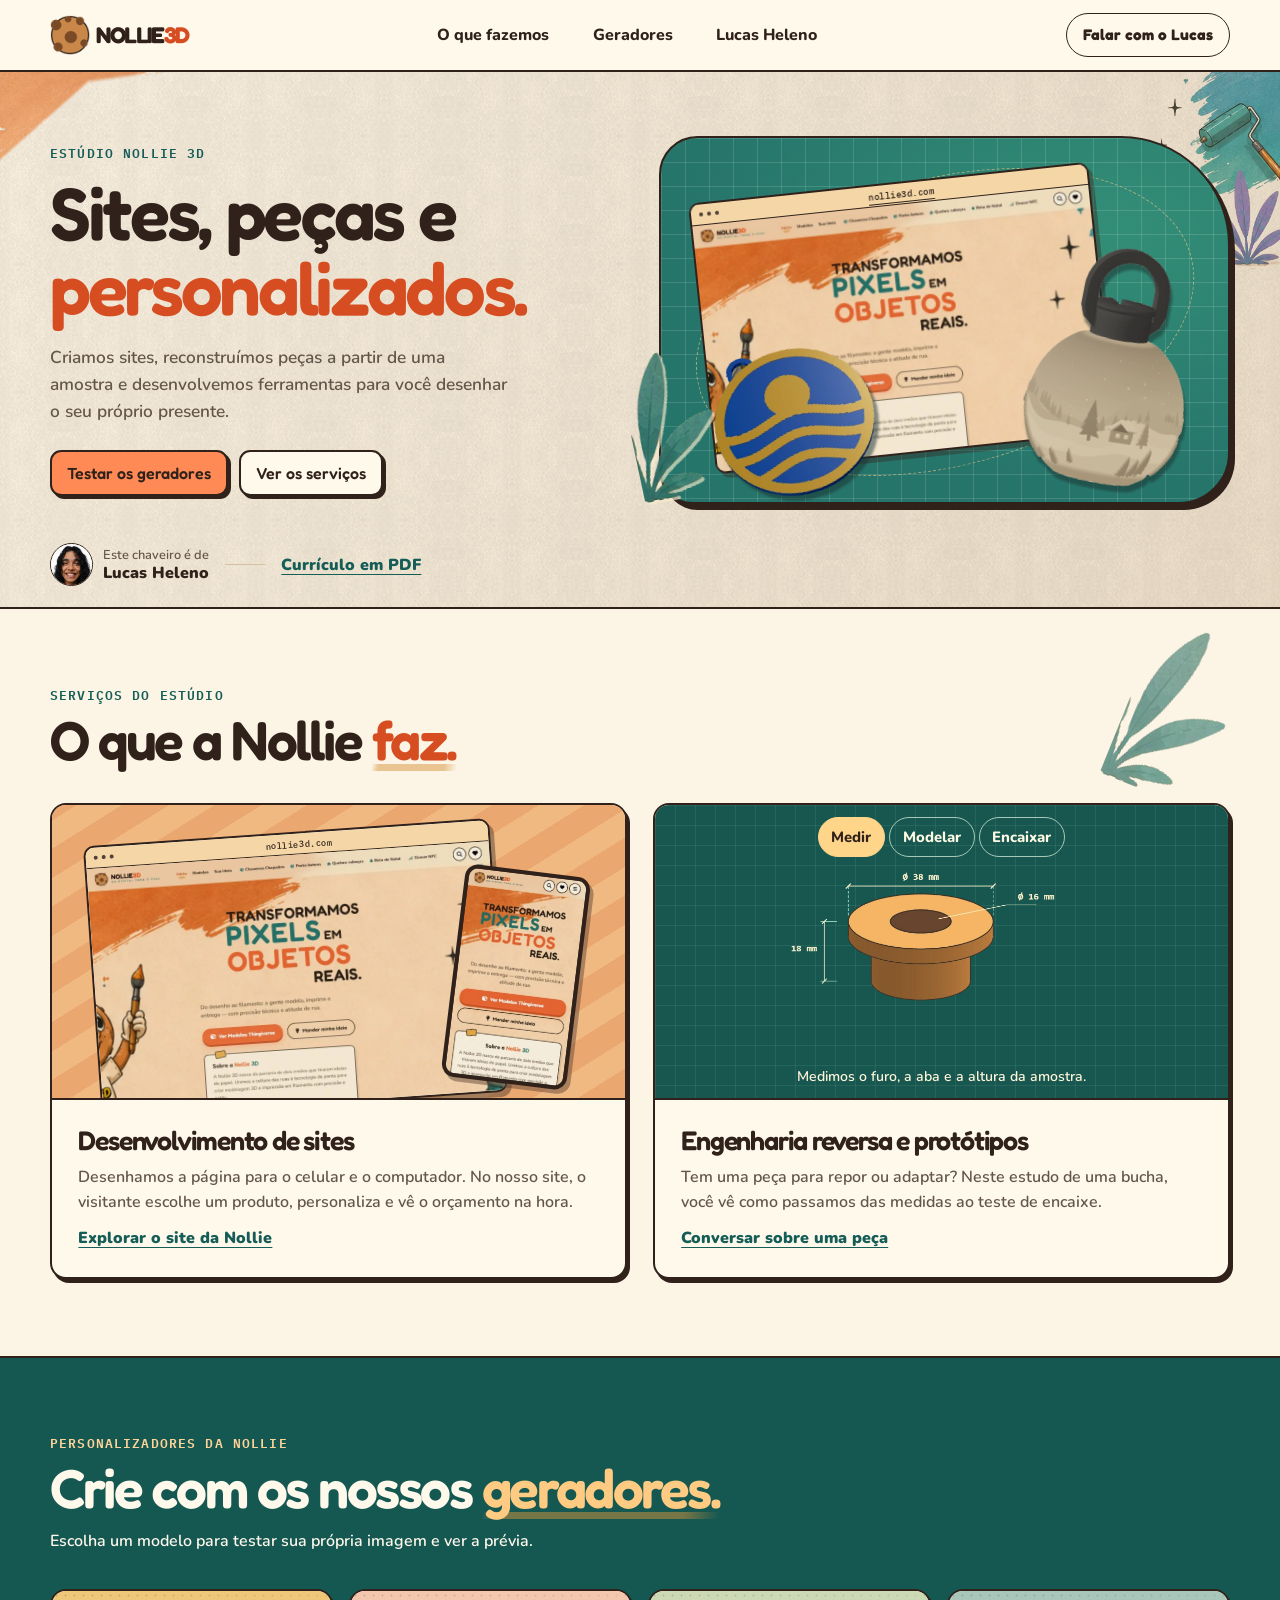
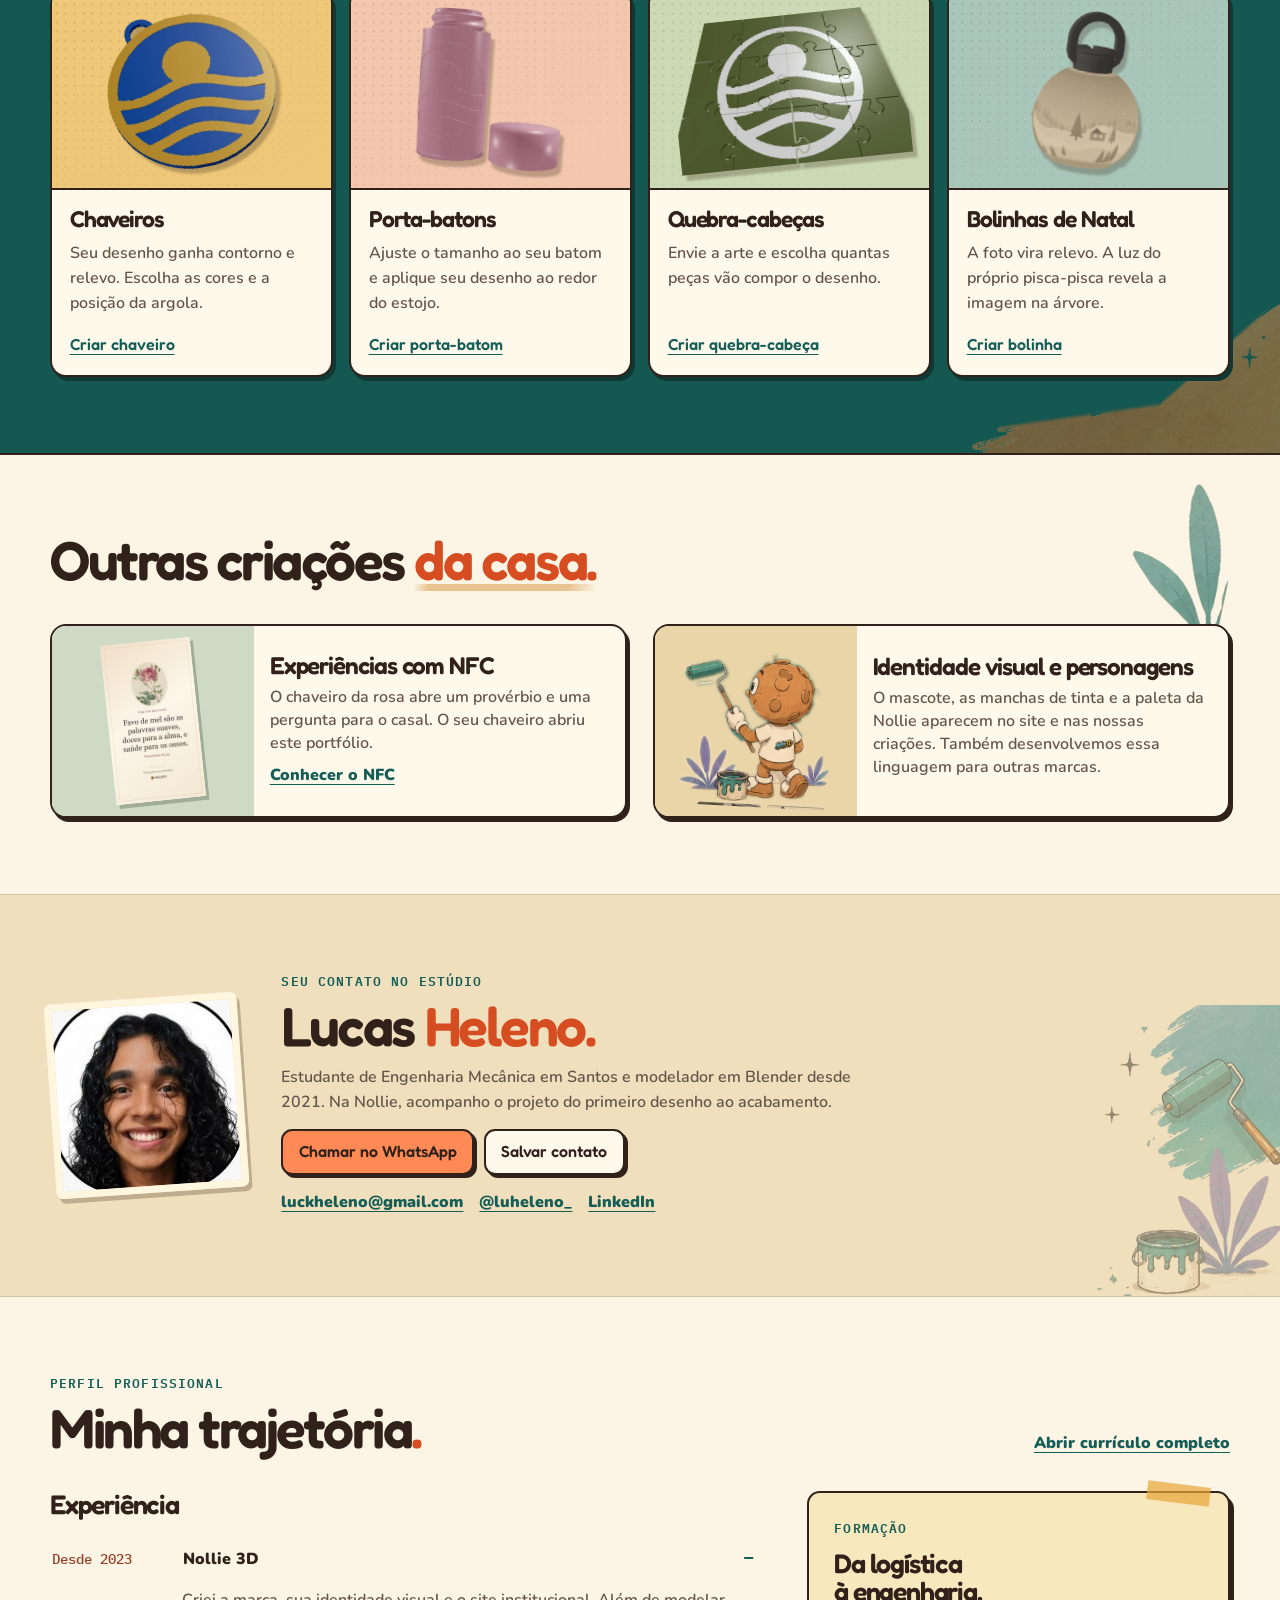
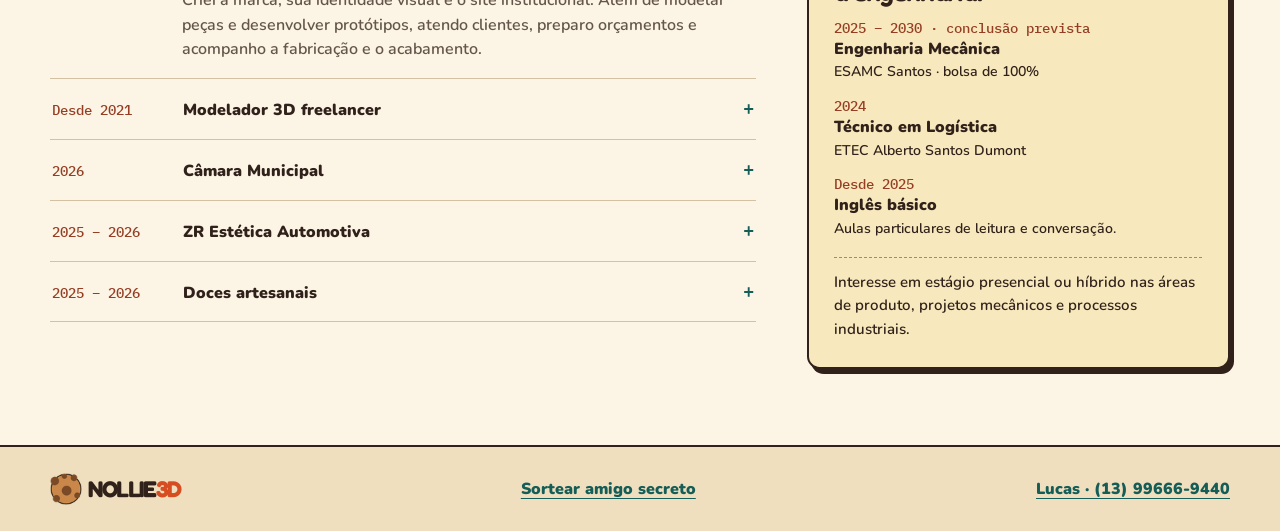
<file: nollie-portfolio.html>
<!doctype html>
<html lang="pt-BR">
<head>
  <meta charset="utf-8">
  <meta name="viewport" content="width=device-width,initial-scale=1">
  <meta name="robots" content="noindex,nofollow,noarchive">
  <meta name="theme-color" content="#f7efdf">
  <title>Lucas Heleno · Nollie 3D</title>
  <meta name="description" content="Portfólio da Nollie 3D e cartão de Lucas Heleno. Explore nossos sites, estudos de engenharia reversa e geradores de produtos personalizados.">
  <link rel="icon" href="favicon-48x48.png">
  <link rel="preconnect" href="https://fonts.googleapis.com">
  <link rel="preconnect" href="https://fonts.gstatic.com" crossorigin>
  <link href="https://fonts.googleapis.com/css2?family=Fredoka:wght@500;600;650;700&family=Nunito:wght@400;600;700;800;900&family=IBM+Plex+Mono:wght@500;600&display=swap" rel="stylesheet">
  <link rel="stylesheet" href="portfolio/cartao.css?v=folhas1">
  <script src="portfolio/vitrine.js" defer></script>
</head>
<body id="topo">
<a class="skip" href="#estudio">Ir para os serviços</a>
<header><div class="shell bar">
  <a href="/" class="brand" aria-label="Nollie 3D, site principal"><img src="favicon-48x48.png" width="40" height="40" alt=""><span>Nollie<b>3D</b></span></a>
  <nav aria-label="Seções do portfólio"><a href="#estudio">O que fazemos</a><a href="#projetos">Geradores</a><a href="#perfil">Lucas Heleno</a></nav>
  <a class="header-contact" href="https://wa.me/5513996669440">Falar com o Lucas</a>
</div></header>
<main>
<section class="hero" id="inicio">
  <div class="hero-art" aria-hidden="true"><i class="paint-orange"></i><i class="paint-roller"></i></div>
  <div class="shell hero-grid">
    <div class="intro">
      <p class="label">Estúdio Nollie 3D</p>
      <h1>Sites, peças e<br><em>personalizados.</em></h1>
      <p class="lead">Criamos sites, reconstruímos peças a partir de uma amostra e desenvolvemos ferramentas para você desenhar o seu próprio presente.</p>
      <div class="actions"><a class="btn orange" href="#projetos">Testar os geradores</a><a class="btn" href="#estudio">Ver os serviços</a></div>
    </div>
    <div class="workbench" aria-label="Seleção do estúdio">
      <span class="bench-leaves" aria-hidden="true"></span>
      <a class="print-sheet" href="#estudio" aria-label="Ver como criamos sites"><span class="browser-bar" aria-hidden="true"><i></i><i></i><i></i><b>nollie3d.com</b></span><img src="portfolio/site-desktop.webp" width="840" height="520" alt="Página inicial criada pela Nollie"></a>
      <a class="sample tag" href="/personalizar.html#chaveiros-chapados" aria-label="Abrir o gerador de chaveiros"><img src="portfolio/modelo-chaveiro.webp" alt="Chaveiro com desenho de sol e ondas"></a>
      <a class="sample globe" href="/bolinha-de-natal.html" aria-label="Abrir o gerador de bolinhas de Natal"><img src="portfolio/modelo-natal.webp" alt="Bolinha com paisagem em relevo"></a>
    </div>
  </div>
  <div class="shell holder"><a href="#perfil"><img src="portfolio/lucas-heleno.jpg" width="48" height="48" alt=""><span><small>Este chaveiro é de</small><strong>Lucas Heleno</strong></span></a><span class="holder-line" aria-hidden="true"></span><a class="inklink" href="portfolio/Curriculo_Lucas_Heleno.pdf">Currículo em PDF</a></div>
</section>

<section class="shell section" id="estudio">
  <div class="section-head"><p class="label">Serviços do estúdio</p><h2>O que a Nollie <em>faz.</em></h2></div>
  <div class="service-grid">
    <article class="service web-service">
      <div class="service-art devices" role="group" aria-label="Versões do site da Nollie">
        <input class="device-switch" id="ampliar-celular" type="checkbox"><label class="device-toggle" for="ampliar-celular"><span class="sr">Ampliar a prévia do celular</span><span aria-hidden="true" class="view-phone">Ampliar celular</span><span aria-hidden="true" class="view-both">Ver as duas telas</span></label>
        <div class="desk"><span class="browser-bar" aria-hidden="true"><i></i><i></i><i></i><b>nollie3d.com</b></span><img src="portfolio/site-desktop.webp" alt="Página inicial em uma janela de computador" width="840" height="520" loading="lazy"></div>
        <div class="phone"><img src="portfolio/site-celular.webp" alt="Página inicial adaptada à tela de um celular" width="320" height="558" loading="lazy"></div>
      </div>
      <div class="service-copy"><h3>Desenvolvimento de sites</h3><p>Desenhamos a página para o celular e o computador. No nosso site, o visitante escolhe um produto, personaliza e vê o orçamento na hora.</p><a class="inklink" href="/">Explorar o site da Nollie</a></div>
    </article>
    <article class="service engineering">
      <div class="study" role="radiogroup" aria-label="Etapas da engenharia reversa de uma bucha flangeada">
        <input type="radio" name="etapa" id="medir" checked><label for="medir">Medir</label>
        <input type="radio" name="etapa" id="modelar"><label for="modelar">Modelar</label>
        <input type="radio" name="etapa" id="encaixar"><label for="encaixar">Encaixar</label>
        <div class="stages">
          <figure class="stage medir"><img src="portfolio/bucha-medir.webp" alt="Desenho cotado da bucha com diâmetro externo de 38 mm e furo de 16 mm." width="850" height="405" loading="lazy"><figcaption>Medimos o furo, a aba e a altura da amostra.</figcaption></figure>
          <figure class="stage modelar"><img src="portfolio/bucha-modelar.webp" alt="Geometria da bucha com as linhas do modelo digital." width="850" height="405" loading="lazy"><figcaption>Recriamos o perfil e o furo no modelo digital.</figcaption></figure>
          <figure class="stage encaixar"><img src="portfolio/bucha-encaixar.webp" alt="Vista da bucha alinhada com o furo da placa que a recebe." width="850" height="405" loading="lazy"><figcaption>Testamos o protótipo na montagem e ajustamos a folga.</figcaption></figure>
        </div>
      </div>
      <div class="service-copy"><h3>Engenharia reversa e protótipos</h3><p>Tem uma peça para repor ou adaptar? Neste estudo de uma bucha, você vê como passamos das medidas ao teste de encaixe.</p><a class="inklink" href="https://wa.me/5513996669440?text=Quero%20conversar%20sobre%20uma%20pe%C3%A7a%20para%20repor%20ou%20adaptar.">Conversar sobre uma peça</a></div>
    </article>
  </div>
</section>

<section class="generator-section" id="projetos"><div class="shell">
  <div class="section-head"><p class="label">Personalizadores da Nollie</p><h2>Crie com os nossos <em>geradores.</em></h2><p>Escolha um modelo para testar sua própria imagem e ver a prévia.</p></div>
  <div class="gallery" id="vitrine-geradores" role="region" aria-label="Geradores de produtos">
    <a class="generator chaveiro" href="/personalizar.html#chaveiros-chapados"><div class="product-stage"><img src="portfolio/modelo-chaveiro.webp" alt="Chaveiro azul e dourado com argola e ilustração de sol e ondas" loading="lazy"></div><div class="generator-copy"><h3>Chaveiros</h3><p>Seu desenho ganha contorno e relevo. Escolha as cores e a posição da argola.</p><strong>Criar chaveiro</strong></div></a>
    <a class="generator porta-batom" href="/personalizar.html#porta-batons"><div class="product-stage"><img src="portfolio/modelo-porta-batom.webp" alt="Estojo cilíndrico rosa com desenho em relevo e tampa ao lado" loading="lazy"></div><div class="generator-copy"><h3>Porta-batons</h3><p>Ajuste o tamanho ao seu batom e aplique seu desenho ao redor do estojo.</p><strong>Criar porta-batom</strong></div></a>
    <a class="generator quebra-cabeca" href="/personalizar.html#quebra-cabecas"><div class="product-stage"><img src="portfolio/modelo-quebra-cabeca.webp" alt="Tabuleiro verde com desenho de sol, ondas e divisões entre as peças" loading="lazy"></div><div class="generator-copy"><h3>Quebra-cabeças</h3><p>Envie a arte e escolha quantas peças vão compor o desenho.</p><strong>Criar quebra-cabeça</strong></div></a>
    <a class="generator natal" href="/bolinha-de-natal.html"><div class="product-stage"><img src="portfolio/modelo-natal.webp" alt="Bolinha do gerador com alça e paisagem de inverno em relevo" loading="lazy"></div><div class="generator-copy"><h3>Bolinhas de Natal</h3><p>A foto vira relevo. A luz do próprio pisca-pisca revela a imagem na árvore.</p><strong>Criar bolinha</strong></div></a>
  </div>
  <div class="gallery-controls" hidden>
    <span class="gallery-count" role="status" aria-atomic="true">1 de 4</span>
    <span class="gallery-track" aria-hidden="true"><i></i></span>
    <button type="button" class="prev" aria-label="Gerador anterior" aria-controls="vitrine-geradores"></button>
    <button type="button" class="next" aria-label="Próximo gerador" aria-controls="vitrine-geradores"></button>
  </div>
  </div>
</section>

<section class="shell section other-work" aria-labelledby="outros"><div class="section-head"><h2 id="outros">Outras criações <em>da casa.</em></h2></div>
  <div class="extras">
    <article><div class="extra-art rose"><img src="portfolio/story-da-rosa.jpg" alt="Arte de uma rosa com provérbio para compartilhar nos Stories" loading="lazy"></div><div><h3>Experiências com NFC</h3><p>O chaveiro da rosa abre um provérbio e uma pergunta para o casal. O seu chaveiro abriu este portfólio.</p><a class="inklink" href="/gravar-nfc.html">Conhecer o NFC</a></div></article>
    <article><div class="extra-art mascot-art"><img src="portfolio/mascote.png" alt="Mascote da marca com um rolo de pintura" loading="lazy"></div><div><h3>Identidade visual e personagens</h3><p>O mascote, as manchas de tinta e a paleta da Nollie aparecem no site e nas nossas criações. Também desenvolvemos essa linguagem para outras marcas.</p></div></article>
  </div>
</section>
<section class="team" id="perfil"><div class="shell">
  <div class="owner"><img src="portfolio/lucas-heleno.jpg" width="254" height="257" alt="Lucas Heleno, titular deste chaveiro" loading="lazy"><div><p class="label">Seu contato no estúdio</p><h2>Lucas <em>Heleno.</em></h2><p>Estudante de Engenharia Mecânica em Santos e modelador em Blender desde 2021. Na Nollie, acompanho o projeto do primeiro desenho ao acabamento.</p><div class="actions"><a class="btn orange" href="https://wa.me/5513996669440">Chamar no WhatsApp</a><a class="btn" href="portfolio/lucas-heleno.vcf" download>Salvar contato</a></div><div class="contact-links"><a href="mailto:luckheleno@gmail.com">luckheleno@gmail.com</a><a href="https://instagram.com/luheleno_">@luheleno_</a><a href="https://www.linkedin.com/in/lucas-heleno-774a972a6/">LinkedIn</a></div></div></div>
</div></section>
<section class="shell section" id="trajetoria">
 <div class="section-head profile-head"><div><p class="label">Perfil profissional</p><h2>Minha trajetória<span>.</span></h2></div><a class="inklink" href="portfolio/Curriculo_Lucas_Heleno.pdf">Abrir currículo completo</a></div>
 <div class="profile-grid">
  <div class="timeline">
   <h3>Experiência</h3>
   <details open><summary><span>Desde 2023</span><strong>Nollie 3D</strong></summary><p>Criei a marca, sua identidade visual e o site institucional. Além de modelar peças e desenvolver protótipos, atendo clientes, preparo orçamentos e acompanho a fabricação e o acabamento.</p></details>
   <details><summary><span>Desde 2021</span><strong>Modelador 3D freelancer</strong></summary><p>Modelagem para impressão e animações, renderização e preparação de arquivos para fabricação. Cada projeto começa com a referência e o uso que o cliente tem em mente.</p></details>
   <details><summary><span>2026</span><strong>Câmara Municipal</strong></summary><p>Como assistente de informática, trabalhei com suporte a computadores, organização de redes, redes sociais institucionais e demandas administrativas do gabinete.</p></details>
   <details><summary><span>2025 – 2026</span><strong>ZR Estética Automotiva</strong></summary><p>Como auxiliar técnico, executei serviços de polimento, higienização e vitrificação. Também organizei estoque, agendamentos, atendimento e pagamentos.</p></details>
   <details><summary><span>2025 – 2026</span><strong>Doces artesanais</strong></summary><p>Produção, venda e controle de pedidos. Criei a identidade da marca e um personagem em 3D para sua comunicação nas redes sociais.</p></details>
  </div>
  <aside class="formation"><p class="label">Formação</p><h3>Da logística<br>à engenharia.</h3>
   <dl><dt>2025 – 2030 · conclusão prevista</dt><dd>Engenharia Mecânica <small>ESAMC Santos · bolsa de 100%</small></dd><dt>2024</dt><dd>Técnico em Logística <small>ETEC Alberto Santos Dumont</small></dd><dt>Desde 2025</dt><dd>Inglês básico <small>Aulas particulares de leitura e conversação.</small></dd></dl>
   <p class="goal">Interesse em estágio presencial ou híbrido nas áreas de produto, projetos mecânicos e processos industriais.</p>
  </aside>
 </div>
</section>
</main>
<footer><div class="shell foot"><a class="brand" href="/"><img src="favicon-48x48.png" width="32" height="32" alt=""><span>Nollie<b>3D</b></span></a><a class="inklink" href="/amigo-secreto.html">Sortear amigo secreto</a><a class="inklink" href="https://wa.me/5513996669440">Lucas · (13) 99666-9440</a></div></footer>
</body></html>
</file>
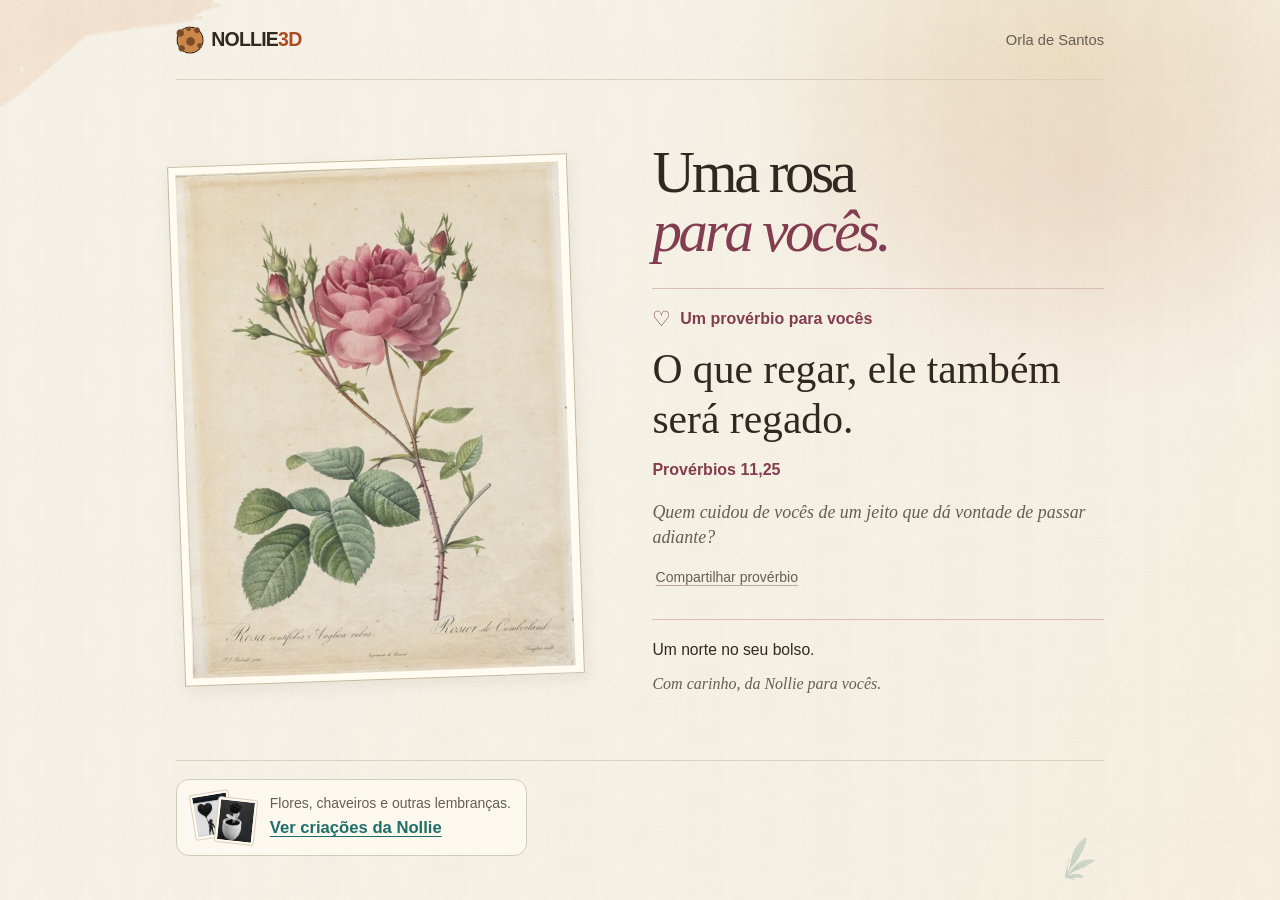
<file: r/rosa-9cd29d2f6b5a9156.html>
<!doctype html>
<html lang="pt-BR">
<head>
  <meta charset="utf-8">
  <meta name="viewport" content="width=device-width, initial-scale=1">
  <meta name="robots" content="noindex, nofollow, noarchive">
  <meta name="referrer" content="no-referrer">
  <meta name="theme-color" content="#fbf4e3">
  <title>Uma rosa para vocês · Nollie 3D</title>
  <link rel="icon" href="../favicon-32x32.png">
  <style>
    :root { color-scheme: light; --ink: #302821; --muted: #665e52; --wine: #833d50; --green: #1f6f68; --line: #d9cfbc; --cream: #f3e6c9; --paper: #fbf4e3; }
    * { box-sizing: border-box; }
    body {
      position: relative; isolation: isolate; margin: 0; min-height: 100vh;
      background: radial-gradient(ellipse 19rem 15rem at 84% 19%, #ebcfbc80, transparent),
        radial-gradient(ellipse at 83% 6%, var(--cream), transparent 22rem),
        linear-gradient(120deg, #faf6eb 38%, var(--paper));
      color: var(--ink); font: 1rem/1.5 "Nunito", "Segoe UI", sans-serif;
    }
    body::before, body::after { content: ""; position: absolute; inset: 0; z-index: -1; pointer-events: none; }
    body::before { background: url("../images/papel-rosas.webp") repeat; opacity: .038; mix-blend-mode: multiply; }
    body::after {
      background: url("../images/rosas-tinta-laranja.webp") left top / clamp(7rem, 18vw, 15rem) auto no-repeat;
      opacity: .13;
    }
    .wrap { width: min(58rem, calc(100% - 2.5rem)); margin-inline: auto; }
    .mast { display: flex; align-items: center; justify-content: space-between; gap: 1rem; padding: 1.1rem 0; border-bottom: 1px solid var(--line); }
    .brand { color: var(--ink); text-decoration: none; min-height: 44px; display: inline-flex; align-items: center; gap: .45rem; font-weight: 900; letter-spacing: -.04em; font-size: 1.22rem; }
    .brand em { color: #ad4c23; font-style: normal; }
    .origin { color: var(--muted); font-size: .92rem; }
    .letter { display: grid; grid-template-columns: minmax(0, 1fr) minmax(0, 1.13fr); grid-template-areas: 'rose title' 'rose verse'; column-gap: clamp(1.75rem, 6vw, 5rem); align-content: center; padding: clamp(2rem, 5vw, 4.2rem) 0; }
    .plate { grid-area: rose; align-self: center; margin: 0; padding: .45rem; border: 1px solid #c4b69f; background: #fffbf1; box-shadow: .1rem .4rem .9rem #69553716; transform: rotate(-2deg); }
    .plate img { display: block; width: 100%; height: auto; }
    .salute { grid-area: title; align-self: end; }
    h1, blockquote, .sign { font-family: "Iowan Old Style", "Palatino Linotype", Georgia, serif; }
    h1 { font-size: clamp(2.5rem, 4.6vw, 3.8rem); line-height: 1; font-weight: 400; letter-spacing: -.055em; margin: 0 0 1.6rem; }
    h1 i { color: var(--wine); }
    .message { grid-area: verse; align-self: start; }
    .reading { padding: 1.15rem 0 1.2rem; border-block: 1px solid #d9bdb8; }
    .reading h2 { display: flex; align-items: center; gap: .55rem; margin: 0; color: var(--wine); font-size: 1rem; font-weight: 650; }
    .reading h2 span { font: 1.3rem/1 Georgia, serif; }
    .verse { margin: .8rem 0 0; }
    blockquote { font-size: clamp(1.75rem, 3.25vw, 2.75rem); line-height: 1.22; margin: 0; text-wrap: pretty; }
    figcaption { margin-top: .8rem; color: var(--wine); font-weight: 650; }
    .question { margin: 1.1rem 0 0; color: var(--muted); font: italic 1.12rem/1.4 Georgia, serif; }
    .share-action { display: inline-flex; align-items: center; justify-content: center; gap: .55rem; min-height: 44px; padding: .55rem 1rem; border: 1px solid #b69295; border-radius: 2rem; background: #fffaf2; color: var(--wine); font: inherit; font-size: .95rem; font-weight: 650; line-height: 1.2; text-decoration: none; cursor: pointer; }
    .share-action[hidden], .story-dialog [hidden] { display: none; }
    .share-action:hover { background: #f7e9e2; }
    .share-action:focus-visible, .story-close:focus-visible { outline: 3px solid var(--green); outline-offset: 3px; }
    #open-story { margin-top: .35rem; padding: 0 .2rem; border: 0; border-radius: .2rem; background: transparent; color: var(--muted); font-size: .875rem; font-weight: 400; text-decoration: underline; text-decoration-color: #b9a99b; text-underline-offset: .24em; }
    #open-story:hover, #open-story:focus-visible { color: var(--wine); text-decoration-color: currentColor; }
    .brand:focus-visible { outline: 3px solid var(--green); outline-offset: 3px; }
    .story-dialog { width: min(25rem, calc(100% - 1.5rem)); max-height: calc(100% - 1.5rem); max-height: calc(100dvh - 1.5rem); margin: auto; padding: 1rem; border: 1px solid var(--line); border-radius: 1rem; background: #fcf7eb; color: var(--ink); overflow: auto; }
    .story-dialog::backdrop { background: #292119a8; }
    .story-heading, .story-actions { display: flex; gap: .65rem; align-items: center; }
    .story-heading { justify-content: space-between; }
    .story-heading h2 { margin: 0; font: normal 1.45rem Georgia, serif; }
    .story-close { width: 44px; height: 44px; border: 0; border-radius: 50%; background: transparent; color: var(--wine); font-size: 1.65rem; cursor: pointer; }
    .story-preview { display: block; width: auto; height: auto; max-width: 100%; max-height: min(52vh, 30rem); margin: .5rem auto 1rem; box-shadow: 0 2px 12px #49311f26; }
    .story-actions { flex-wrap: wrap; justify-content: center; }
    .story-actions a { background: var(--wine); color: white; }
    .story-actions a:hover { background: #693041; }
    .story-status { text-align: center; font-size: .92rem; color: var(--muted); }
    .story-status:empty { margin: 0; }
    .return-note { margin: 1.15rem 0 0; max-width: 36ch; font-size: .98rem; }
    .sign { color: var(--muted); font-size: 1rem; font-style: italic; margin: .65rem 0 0; }
    aside { position: relative; border-top: 1px solid var(--line); padding: 1.15rem 0 2rem; }
    aside::after {
      content: ""; position: absolute; right: .4rem; bottom: .35rem;
      width: 2rem; height: 3rem; pointer-events: none; opacity: .23; transform: rotate(12deg);
      background: url("../images/rosas-folhas.webp") center / contain no-repeat;
    }
    .catalog {
      display: flex; align-items: center; gap: .85rem; width: fit-content; max-width: 100%;
      padding: .75rem .95rem; border: 1px solid #cccfb7; border-radius: .8rem;
      background: #fffdf4aa; color: var(--ink); text-decoration: none;
    }
    .catalog:hover, .catalog:focus-visible { background: #fffdf4; border-color: var(--green); }
    .catalog:active { background: #f2eedc; }
    .samples { position: relative; flex: none; width: 4rem; height: 3.2rem; }
    .samples img { position: absolute; width: 2.5rem; height: 2.85rem; padding: 2px; background: #fffaf0; border: 1px solid var(--line); border-radius: .18rem; object-fit: cover; }
    .samples img:first-child { left: 0; top: 0; transform: rotate(-9deg); }
    .samples img:last-child { right: 0; bottom: 0; transform: rotate(6deg); }
    .catalog small { display: block; color: var(--muted); font-size: .875rem; line-height: 1.35; }
    .catalog strong { display: block; margin-top: .18rem; color: var(--green); font-size: 1.04rem; text-decoration: underline; text-underline-offset: .2em; }
    .catalog:focus-visible { outline: 3px solid var(--green); outline-offset: 5px; }
    @media (max-width: 42rem) {
      .wrap { width: min(33rem, calc(100% - 2.25rem)); }
      .catalog { width: 100%; }
      aside { padding-bottom: max(3.25rem, env(safe-area-inset-bottom)); }
      aside::after { height: 2.15rem; }
      .letter { grid-template-columns: minmax(0, 1fr) min(41%, 9.75rem); grid-template-areas: 'title rose' 'verse verse'; column-gap: .7rem; row-gap: 1.15rem; padding: 1.35rem 0; }
      .salute { align-self: center; }
      h1 { margin: 0; font-size: clamp(2rem, 8vw, 2.9rem); }
      .plate { padding: .25rem; }
    }
  </style>
</head>
<body>
  <div class="wrap">
    <header class="mast">
      <a class="brand" href="/" aria-label="Nollie 3D — página inicial"><img src="../favicon-48x48.png" width="28" height="28" alt=""><span>NOLLIE<em>3D</em></span></a>
      <span class="origin">Orla de Santos</span>
    </header>
    <main class="letter">
      <div class="salute"><h1>Uma rosa<br><i>para vocês.</i></h1></div>
      <!-- Rosa Centifolia Anglica Rubra, Les Roses. Cleveland Museum of Art, CC0.
           https://www.clevelandart.org/art/1943.137 -->
      <figure class="plate"><img src="../images/rosa-botanica.jpg" width="590" height="776" alt="Gravura de uma rosa cor-de-rosa entre botões e folhas verdes."></figure>
      <div class="message">
        <section class="reading" aria-labelledby="reading-title">
          <h2 id="reading-title"><span aria-hidden="true">♡</span> Um provérbio para vocês</h2>
          <figure class="verse">
            <blockquote id="verse">Favo de mel são as palavras suaves, doces para a alma, e saúde para os ossos.</blockquote>
            <figcaption id="reference">Provérbios 16,24</figcaption>
          </figure>
          <p class="question" id="question">Que palavra de carinho vocês gostariam de ouvir um do outro hoje?</p>
          <button class="share-action" id="open-story" type="button" aria-haspopup="dialog" hidden>Compartilhar provérbio</button>
        </section>
        <p class="return-note">Um norte no seu bolso.</p>
        <p class="sign">Com carinho, da Nollie para vocês.</p>
      </div>
    </main>
    <aside aria-label="Catálogo da Nollie">
      <a class="catalog" href="../index.html#modelos">
        <span class="samples" aria-hidden="true">
          <img src="../images/croche/amor-croche.jpg" width="40" height="46" alt="">
          <img src="../images/croche/rosa-croche.jpg" width="40" height="46" alt="">
        </span>
        <span><small>Flores, chaveiros e outras lembranças.</small><strong>Ver criações da Nollie</strong></span>
      </a>
    </aside>
  </div>
  <dialog class="story-dialog" id="story-dialog" aria-labelledby="story-heading">
    <div class="story-heading">
      <h2 id="story-heading">Seu provérbio nos Stories</h2>
      <button type="button" class="story-close" aria-label="Fechar" autofocus>×</button>
    </div>
    <img class="story-preview" id="story-preview" alt="" hidden>
    <div class="story-actions">
      <button type="button" class="share-action" id="share-story" hidden>Compartilhar imagem</button>
      <a class="share-action" id="download-story" hidden>Baixar imagem</a>
    </div>
    <p class="story-status" id="story-status" role="status"></p>
  </dialog>
  <script>
    // Trechos de Provérbios, Almeida (1911), com grafia atualizada.
    const verses = [
      ["16,24", "Favo de mel são as palavras suaves, doces para a alma, e saúde para os ossos.", [
        "Que palavra de carinho vocês gostariam de ouvir um do outro hoje?",
        "Se deixassem um bilhete no bolso do outro, o que escreveriam?",
        "Que apelido carinhoso tem uma história que só vocês conhecem?"
      ]],
      ["17,17", "Em todo o tempo ama o amigo.", [
        "Quando vocês sentiram que podiam contar um com o outro?",
        "Em que momento vocês perceberam que também eram amigos?",
        "Que coisa aparentemente boba vocês só têm coragem de contar um ao outro?"
      ]],
      ["4,23", "Sobre tudo o que se deve guardar, guarda o teu coração, porque dele procedem as saídas da vida.", [
        "O que vocês fazem para cuidar do coração um do outro?",
        "Como cada um gosta de ser recebido depois de um dia puxado?",
        "Quando vocês precisam de um tempo de silêncio, como avisam um ao outro?"
      ]],
      ["15,1", "A resposta branda desvia o furor.", [
        "Que gesto ajuda vocês a retomar uma conversa com calma?",
        "Qual é um jeito carinhoso de dizer que vocês discordam?",
        "Que frase ajuda vocês a pedir desculpa e recomeçar?"
      ]],
      ["15,13", "O coração alegre aformoseia o rosto.", [
        "Qual foi a última coisa que fez vocês rirem juntos?",
        "Que mania do outro faz vocês sorrirem por dentro?",
        "Se pudessem rever uma cena engraçada de vocês dois, qual seria?"
      ]],
      ["12,25", "A solicitude no coração do homem o abate, mas uma boa palavra o alegra.", [
        "Que frase do outro já deixou um dia difícil mais leve?",
        "Quando bate a preocupação, vocês preferem colo, conversa ou companhia quietinha?",
        "Que recado vocês mandariam um ao outro antes de um dia importante?"
      ]],
      ["17,22", "O coração alegre serve de bom remédio.", [
        "Qual lembrança de vocês ainda arranca um sorriso?",
        "Qual música já virou uma piada só de vocês?",
        "Que passeio divertido de quando eram crianças vocês topariam fazer juntos?"
      ]],
      ["24,3", "Com a sabedoria se edifica a casa, e com a inteligência se estabelece.", [
        "Que costume faz um lugar ter cara de casa para vocês?",
        "Que cheiro faz vocês se sentirem em casa?",
        "Que tradição gostariam de inventar para os domingos de vocês?"
      ]],
      ["11,25", "O que regar, ele também será regado.", [
        "Que pequeno cuidado vocês receberam e ainda lembram?",
        "Quem cuidou de vocês de um jeito que dá vontade de passar adiante?",
        "Que tarefa vocês poderiam tirar das mãos do outro esta semana?"
      ]],
      ["25,11", "Como maçãs de ouro em salvas de prata, assim é a palavra dita a seu tempo.", [
        "Que palavra chegou na hora certa para vocês?",
        "Qual foi o melhor elogio que vocês já receberam um do outro?",
        "Que palavras vocês guardam da primeira conversa dos dois?"
      ]],
      ["3,17", "Os caminhos dela são caminhos de delícias, e todas as suas veredas paz.", [
        "Qual escolha recente trouxe mais paz para vocês?",
        "Onde vocês gostam de ir quando o mundo parece barulhento demais?",
        "Em que momento do dia é mais fácil desacelerar juntos?"
      ]],
      ["15,23", "A palavra a seu tempo quão boa é!", [
        "Que agradecimento vocês querem fazer hoje?",
        "Que mensagem vocês adorariam encontrar no celular amanhã cedo?",
        "O que o outro fez recentemente que merece um ‘eu vi e adorei’?"
      ]],
      ["2,6", "Porque o Senhor é o que dá a sabedoria.", [
        "Quem ensinou a vocês algo sobre amar que ficou para a vida?",
        "Se pudessem pedir sabedoria para uma decisão a dois, qual seria?",
        "Qual foi a última coisa que um ensinou ao outro sem perceber?"
      ]],
      ["3,3", "Não te desamparem a benignidade e a fidelidade.", [
        "Que gesto do outro faz vocês pensarem ‘posso contar com você’?",
        "Qual promessa pequenininha vocês fazem questão de cumprir?",
        "Em que momento o outro ficou ao seu lado e fez toda a diferença?"
      ]],
      ["3,13", "Bem-aventurado o homem que acha sabedoria.", [
        "Que conselho sobre a vida a dois vocês gostariam de ter ouvido antes?",
        "O que vocês aprenderam juntos na base da tentativa e erro?",
        "Que conselho vocês dariam aos dois no dia em que se conheceram?"
      ]],
      ["3,27", "Não detenhas dos seus donos o bem, tendo na tua mão poder fazê-lo.", [
        "Que gentileza cabe nos próximos cinco minutos de vocês?",
        "Quem vocês dois gostariam de surpreender com uma visita?",
        "Quando alguém facilitou o dia de vocês sem que precisassem pedir?"
      ]],
      ["4,18", "A vereda dos justos é como a luz resplandecente que vai adiante e alumia até ao dia perfeito.", [
        "Olhando para trás, em que vocês sentem que cresceram juntos?",
        "Qual pequeno passo de vocês dois merece ser comemorado hoje?",
        "Que parte do futuro dá um brilho nos olhos dos dois?"
      ]],
      ["10,12", "O ódio excita contendas, mas o amor cobre todas as transgressões.", [
        "Depois de um desentendimento, como vocês mostram que querem se reaproximar?",
        "Que diferença de opinião vocês aprenderam a levar com bom humor?",
        "O que ajuda vocês a lembrar que estão do mesmo lado?"
      ]],
      ["12,18", "A língua dos sábios é saúde.", [
        "Que palavras de incentivo do outro ficaram na memória?",
        "Como vocês gostam de saber que o outro está torcendo por vocês?",
        "Se o outro duvidasse de si hoje, de que conquista vocês o lembrariam?"
      ]],
      ["12,20", "Alegria têm os que aconselham a paz.", [
        "Quem tem o dom de acalmar vocês só de chegar perto?",
        "Qual é o sinal de que vocês precisam fazer uma pausa numa conversa?",
        "Que som ou música deixa o ambiente de vocês mais tranquilo?"
      ]],
      ["13,12", "O desejo chegado é árvore de vida.", [
        "Que sonho parecia distante e hoje faz parte da vida de vocês?",
        "Qual plano dá gosto de imaginar, mesmo sem data marcada?",
        "Como vocês gostariam de festejar quando um desejo antigo se realizar?"
      ]],
      ["13,20", "O que anda com os sábios ficará sábio.", [
        "Com quem vocês passariam uma tarde inteira só ouvindo histórias?",
        "Que casal ensinou algo bonito a vocês pelo exemplo?",
        "Que bom hábito vocês pegaram um do outro?"
      ]],
      ["15,17", "Melhor é a comida de hortaliça, onde há amor, do que o boi cevado, e com ele o ódio.", [
        "Qual refeição simples virou uma lembrança especial de vocês?",
        "Se fossem improvisar um jantar a dois hoje, o que entraria no prato?",
        "Quem vocês convidariam para dividir a mesa num domingo?"
      ]],
      ["15,30", "A luz dos olhos alegra o coração.", [
        "Em que momento vocês adoram ver os olhos do outro brilharem?",
        "Que olhar entre vocês diz tudo sem uma palavra?",
        "Se pudessem emoldurar um instante feliz de hoje, qual seria?"
      ]],
      ["16,9", "O coração do homem considera o seu caminho, mas o Senhor lhe dirige os passos.", [
        "Que mudança de planos acabou virando uma boa história de vocês?",
        "Onde vocês se conheceriam se pudessem escolher o cenário de novo?",
        "Qual foi o desvio de caminho mais gostoso que já fizeram juntos?"
      ]],
      ["16,16", "Quanto melhor é adquirir a sabedoria do que o ouro!", [
        "Qual experiência a dois valeu mais que qualquer presente?",
        "Se tivessem uma tarde para aprender algo juntos, o que escolheriam?",
        "Que lição vocês levariam consigo mesmo se mudassem de cidade amanhã?"
      ]],
      ["16,21", "A doçura dos lábios aumentará o ensino.", [
        "O que o outro tem uma paciência especial para ensinar?",
        "Que frase dá coragem para tentar de novo quando alguma coisa dá errado?",
        "Se um fosse ensinar ao outro seu passatempo favorito, por onde começariam?"
      ]],
      ["18,15", "O ouvido dos sábios busca o conhecimento.", [
        "Qual história da infância do outro vocês ainda gostariam de ouvir?",
        "Sobre que assunto vocês adoram ouvir o outro falar, mesmo sabendo pouco?",
        "Qual pergunta vocês sempre quiseram fazer um ao outro e nunca fizeram?"
      ]],
      ["19,20", "Ouve o conselho e recebe a correção, para que sejas sábio nos teus últimos dias.", [
        "Quem vocês procuram quando precisam de uma opinião sincera?",
        "Que conselho pareceu estranho na hora, mas acabou ajudando vocês?",
        "Como vocês percebem se o outro quer uma sugestão ou só quer desabafar?"
      ]],
      ["20,15", "Os lábios do conhecimento são joia preciosa.", [
        "Que expressão de família vocês gostariam de passar adiante?",
        "Se pudessem guardar uma conversa de vocês numa caixinha, qual escolheriam?",
        "Qual história do outro vocês já ouviram várias vezes e ainda pedem para repetir?"
      ]],
      ["21,21", "O que segue a justiça e a beneficência achará a vida, a justiça e a honra.", [
        "Qual gesto de generosidade do outro enche vocês de orgulho?",
        "Que causa vocês teriam prazer em apoiar juntos?",
        "Quem faz o dia de vocês melhor e merecia um agradecimento dos dois?"
      ]],
      ["25,25", "Como água fria à alma cansada, tais são as boas novas de terra remota.", [
        "Qual boa notícia fez vocês correrem para contar ao outro?",
        "De quem vocês adorariam receber um ‘estou chegando’ hoje?",
        "Se mandassem um cartão-postal daqui para alguém querido, o que escreveriam?"
      ]],
      ["27,17", "Como o ferro com o ferro se aguça, assim o homem aguça o rosto do seu amigo.", [
        "Em que vocês ficaram melhores por terem o outro por perto?",
        "Quando o outro encorajou vocês a tentar algo pela primeira vez?",
        "Que desafio seria mais divertido encarar em dupla?"
      ]],
      ["27,19", "Como na água o rosto corresponde ao rosto, assim o coração do homem ao homem.", [
        "Que detalhe entrega que o outro está feliz antes mesmo de falar?",
        "Que qualidade vocês admiram um no outro e também gostariam de cultivar?",
        "Qual foi a primeira semelhança que vocês descobriram entre si?"
      ]],
      ["28,20", "O homem fiel abundará em bênçãos.", [
        "Que ritual de vocês vale manter mesmo nas semanas corridas?",
        "Qual foi a última vez que o outro apareceu justamente quando vocês precisavam?",
        "Que combinado entre vocês deixa o dia mais leve?"
      ]],
      ["31,26", "Abre a sua boca com sabedoria, e a lei da beneficência está na sua língua.", [
        "Que mulher marcou a história de vocês pelo jeito de falar com as pessoas?",
        "Que palavra gentil vocês ouviram em casa e levam para a relação?",
        "Quando vocês viram o outro defender alguém com delicadeza?"
      ]],
      ["3,5", "Confia no Senhor com todo o teu coração.", [
        "O que vocês costumam entregar a Deus quando o dia termina?",
        "Em que momento confiar foi o primeiro passo para algo bonito entre vocês?",
        "Se fizessem uma oração de uma frase pelos dois hoje, o que diriam?"
      ]],
      ["3,24", "Quando te deitares, não temerás. Mas te deitarás e o teu sono será suave.", [
        "Qual foi o ‘boa noite’ mais gostoso que vocês já receberam?",
        "O que vocês gostariam de deixar resolvido antes de encostar a cabeça no travesseiro?",
        "Que conversa baixinha ao fim do dia ficou na memória de vocês?"
      ]],
      ["4,26", "Pondera a vereda de teus pés, e todos os teus caminhos sejam bem ordenados!", [
        "Que escolha pequena acabou trazendo vocês até aqui?",
        "Em qual encruzilhada da vida foi bom ter o outro por perto?",
        "Se dessem um nome ao caminho que estão percorrendo juntos, qual seria?"
      ]],
      ["6,23", "Porque o mandamento é uma lâmpada, e a lei uma luz.", [
        "Que frase de alguém querido ainda serve de norte para vocês?",
        "Que valor vocês levam junto, seja qual for o destino?",
        "Quando a dúvida aperta, o que ajuda vocês a enxergar o próximo passo?"
      ]],
      ["8,11", "Porque melhor é a sabedoria do que os rubis.", [
        "Que lição de vida vocês gostariam de escrever no verso de uma fotografia?",
        "O que vocês aprenderam sobre o amor que nenhuma lista de presentes traria?",
        "Que pessoa ensinou muito a vocês apenas pelo jeito de viver?"
      ]],
      ["9,9", "Dá ao sábio, e ele se fará mais sábio.", [
        "Que coisa o outro faz tão bem que vocês pagariam para ter uma aula?",
        "Que descoberta recente vocês estão com vontade de dividir agora?",
        "Se cada um pudesse levar o outro para sua aula favorita da infância, qual seria?"
      ]],
      ["10,9", "Quem anda em sinceridade anda seguro.", [
        "Quando vocês perceberam que podiam ser vocês mesmos um perto do outro?",
        "Qual pequeno desejo dá vontade de contar ao outro hoje?",
        "Que conversa sincera ajudou vocês a se entenderem melhor?"
      ]],
      ["10,11", "A boca do justo é fonte de vida.", [
        "Que frase do outro vocês gostariam de guardar na própria letra dele?",
        "De quem vocês reconhecem a voz já na primeira palavra, e por que ela faz bem?",
        "Se pudessem mandar um áudio de dez segundos para alegrar o dia de alguém, para quem seria?"
      ]],
      ["11,2", "Com os humildes está a sabedoria.", [
        "Que momento bonito começou quando um de vocês disse ‘me ensina’?",
        "Quem vocês admiram por saber muito e ainda escutar com atenção?",
        "Quando mudar de ideia fez bem aos dois?"
      ]],
      ["11,17", "O homem benigno faz bem à sua própria alma.", [
        "Que gentileza vocês fizeram que deixou vocês mesmos felizes o dia inteiro?",
        "Qual foi a última vez que um de vocês tratou a si mesmo com carinho?",
        "Que gesto carinhoso do outro vocês já se pegaram imitando?"
      ]],
      ["14,29", "O longânimo é grande em entendimento.", [
        "Em que situação vocês mais agradecem pela paciência do outro?",
        "Que coisa boa entre vocês precisou de tempo para florescer?",
        "Quando os ritmos dos dois são diferentes, como vocês encontram um passo confortável?"
      ]],
      ["15,22", "Os pensamentos se dissipam quando não há conselho, mas com a multidão de conselheiros se confirmarão.", [
        "Se pudessem chamar três pessoas para ajudar a pensar num sonho de vocês, quem viria?",
        "Que ideia de vocês ficou melhor depois de ouvir alguém de fora?",
        "Que pergunta de um amigo já ajudou vocês a tomar uma decisão?"
      ]],
      ["16,8", "Melhor é o pouco com justiça do que a abundância de colheita com injustiça.", [
        "Que programa que custa pouco vocês repetiriam sem pensar duas vezes?",
        "Em que momento vocês abriram mão de uma vantagem por achar mais justo?",
        "Se tivessem que escolher só uma riqueza da vida dos dois para guardar, qual seria?"
      ]],
      ["16,31", "Coroa de honra são as cãs, achando-se elas no caminho de justiça.", [
        "Que história de alguém mais velho vocês gostariam de gravar para ouvir de novo?",
        "Que costume vocês gostariam de manter até ficarem de cabelos brancos?",
        "Como vocês imaginam um sábado comum dos dois daqui a muitos anos?"
      ]],
      ["16,32", "Melhor é o longânimo do que o valente, e o que governa o seu espírito do que o que toma uma cidade.", [
        "Quando respirar fundo mudou o rumo de um dia de vocês?",
        "Que pequena vitória sobre a própria pressa vale comemorar hoje?",
        "Qual é o jeito mais gentil de pedir alguns minutos antes de responder?"
      ]],
      ["18,4", "Águas profundas são as palavras da boca do homem.", [
        "Sobre que assunto vocês poderiam conversar até o café esfriar?",
        "Que história se esconde por trás de um objeto que um de vocês sempre carrega?",
        "O que vocês só descobriram um sobre o outro depois de muitas conversas?"
      ]],
      ["18,13", "O que responde antes de ouvir, estultícia lhe é, e vergonha.", [
        "Como o outro percebe que vocês estão mesmo escutando?",
        "Qual história vocês adorariam contar do começo ao fim, com todos os detalhes?",
        "Que pergunta simples ajuda o outro a continuar falando quando faz uma pausa?"
      ]],
      ["21,5", "Os pensamentos do diligente tendem só à abundância.", [
        "Que projeto de vocês já começou num rascunho ou num guardanapo?",
        "Qual sonho dos dois ganharia vida com meia hora por semana?",
        "Quando valeu a pena planejar com calma em vez de decidir correndo?"
      ]],
      ["22,1", "Mais digno de ser escolhido é o bom nome do que as muitas riquezas.", [
        "Por qual gesto vocês gostariam de ser lembrados pelos amigos?",
        "Que qualidade do outro vocês mencionam quando ele não está por perto?",
        "Quem fez do próprio nome um sinônimo de confiança para vocês?"
      ]],
      ["22,9", "O que é de bons olhos será abençoado, porque deu do seu pão ao pobre.", [
        "Quem já abriu espaço à mesa para vocês quando mais precisavam?",
        "Se preparassem uma porção a mais no jantar de hoje, com quem gostariam de dividir?",
        "Que gesto de partilha vocês aprenderam em casa e ainda praticam?"
      ]],
      ["24,26", "Beijados serão os lábios do que responde com palavras retas.", [
        "Que declaração simples do outro valeu mais que um discurso?",
        "Qual foi o ‘sim’ mais marcante da história de vocês?",
        "Se tivessem de dizer o que admiram no outro em uma frase só, qual seria?"
      ]],
      ["27,2", "Louve-te o estranho, e não a tua boca.", [
        "Que elogio espontâneo alguém fez ao outro que vocês nunca esqueceram?",
        "Que talento do outro merecia uma salva de palmas hoje?",
        "Se fossem apresentar um ao outro a alguém querido, o que contariam com orgulho?"
      ]],
      ["27,10", "Não deixes a teu amigo, nem ao amigo de teu pai.", [
        "Qual amizade antiga vocês gostariam de trazer para mais perto?",
        "Quem conheceu vocês antes de serem um casal e tem histórias boas para contar?",
        "Para qual amigo vocês poderiam mandar agora um ‘lembrei de você’?"
      ]],
      ["31,31", "Dai-lhe do fruto das suas mãos, e louvem-na nas portas as suas obras.", [
        "Que coisa feita pelas mãos do outro vocês guardam com carinho?",
        "Que trabalho de uma mulher querida vocês gostariam que mais gente conhecesse?",
        "Se montassem uma pequena exposição das criações da família, o que teria lugar de honra?"
      ]],
      ["3,4", "E acharás graça e bom entendimento aos olhos de Deus e dos homens.", [
        "Que impressão vocês gostariam de deixar em cada lugar por onde passam juntos?",
        "Que elogio sobre a relação de vocês já fez os dois sorrirem?",
        "Quem já acolheu vocês de um jeito que ficou na memória?"
      ]],
      ["3,6", "Reconhece-o em todos os teus caminhos, e ele endireitará as tuas veredas.", [
        "Que decisão importante vocês gostariam de colocar em oração?",
        "Qual caminho que parecia incerto acabou levando a uma boa surpresa?",
        "Que plano mudou e ainda assim deu certo para vocês?"
      ]],
      ["3,16", "Longura de dias há na sua mão direita: na sua esquerda riquezas e honra.", [
        "Como vocês gostariam de celebrar um aniversário daqui a muitos anos?",
        "Que lembrança vocês esperam contar um dia aos netos ou sobrinhos?",
        "Qual momento simples vocês gostariam que durasse só mais um pouquinho?"
      ]],
      ["3,23", "Então andarás com confiança pelo teu caminho, e não tropeçará o teu pé.", [
        "Que lugar vocês gostariam de conhecer caminhando sem pressa?",
        "Em que fase da vida o outro ajudou vocês a se sentirem mais seguros?",
        "Qual próximo passo de vocês dois deixa o coração animado?"
      ]],
      ["4,7", "O princípio da sabedoria é adquirir a sabedoria: adquire, pois, a sabedoria.", [
        "Que habilidade vocês gostariam de aprender juntos neste ano?",
        "Qual conselho vocês só entenderam depois de viver na prática?",
        "Quem vocês gostariam de ouvir por uma tarde inteira?"
      ]],
      ["4,22", "Porque são vida para os que as acham, e saúde para todo o seu corpo.", [
        "Que palavras deixam vocês mais leves depois de um dia cansativo?",
        "Qual lembrança faz bem só de voltar à conversa?",
        "Como vocês percebem que uma conversa está fazendo bem aos dois?"
      ]],
      ["5,21", "Porque os caminhos do homem estão perante os olhos do Senhor, e ele pesa todas as suas carreiras.", [
        "Que escolha de vocês revela bem o que valorizam juntos?",
        "Qual gesto de cuidado vocês gostariam de repetir mais vezes?",
        "O que vocês fazem em dupla que combina com quem vocês querem ser?"
      ]],
      ["8,17", "Eu amo aos que me amam, e os que de madrugada me buscam me acharão.", [
        "Que carinho inesperado do outro mudou o humor de uma manhã?",
        "Como seria um começo de dia perfeito para vocês dois?",
        "Qual pequena atenção de manhã faz diferença para um de vocês?"
      ]],
      ["9,10", "O temor do Senhor é o princípio da sabedoria, e a ciência do Santo a prudência.", [
        "Que valor espiritual vocês querem levar para o futuro da relação?",
        "Em que momento vocês sentiram que precisavam parar e ouvir antes de decidir?",
        "Que prática de fé traz tranquilidade para os dois?"
      ]],
      ["10,19", "Na multidão de palavras não há falta de transgressão, mas o que modera os seus lábios é prudente.", [
        "Quando o silêncio entre vocês também comunica carinho?",
        "Que assunto melhora quando vocês respiram antes de responder?",
        "Qual conversa fica mais fácil depois de uma pausa para um café?"
      ]],
      ["10,22", "A bênção do Senhor é a que enriquece; e não lhe acrescenta dores.", [
        "Que riqueza da vida de vocês não cabe em uma conta bancária?",
        "Qual bênção pequena vocês agradecem juntos com frequência?",
        "Que conquista vocês comemoraram sem precisar de festa grande?"
      ]],
      ["11,3", "A sinceridade dos sinceros os encaminhará.", [
        "Em que momento a sinceridade fortaleceu a confiança entre vocês?",
        "Que verdade vocês aprenderam a dizer com carinho?",
        "O que ajuda vocês a conversar com transparência mesmo quando é difícil?"
      ]],
      ["11,14", "Não havendo sábios conselhos, o povo cai, mas na multidão de conselheiros há segurança.", [
        "Quem vocês chamariam para ajudar a pensar num momento difícil?",
        "Qual conselho de alguém querido vocês guardam até hoje?",
        "Como vocês escolhem de quem ouvir uma opinião importante?"
      ]],
      ["12,14", "Do fruto da boca cada um se farta de bem.", [
        "Que elogio verdadeiro vocês gostariam de dar um ao outro hoje?",
        "Que frase de incentivo vocês repetem para si mesmos?",
        "Quando uma palavra gentil mudou o rumo do dia de vocês?"
      ]],
      ["12,19", "O lábio de verdade ficará para sempre, mas a língua de falsidade dura por um só momento.", [
        "Que conversa honesta aproximou vocês?",
        "O que faz vocês sentirem que podem confiar um no outro?",
        "Qual verdade sobre a vida a dois vocês aprenderam com o tempo?"
      ]],
      ["13,3", "O que guarda a sua boca conserva a sua alma, mas o que dilata os seus lábios tem perturbação.", [
        "Que assunto pede mais delicadeza quando vocês conversam?",
        "Como vocês percebem a hora certa de falar e a hora de só escutar?",
        "Qual pausa ajudou vocês a encontrar palavras melhores?"
      ]],
      ["13,10", "Da soberba só provém a contenda, mas com os que se aconselham se acha a sabedoria.", [
        "Como vocês fazem quando os dois têm certeza de que estão certos?",
        "Que decisão ficou melhor depois de ouvir um ao outro com calma?",
        "Qual foi uma boa ideia que nasceu de uma conversa entre vocês?"
      ]],
      ["14,21", "O que despreza ao seu companheiro peca, mas o que se compadece dos humildes é bem-aventurado.", [
        "Que pessoa vocês gostariam de ajudar juntos neste mês?",
        "Quem tratou vocês com carinho num momento em que precisavam?",
        "Que gesto de empatia vocês viram no outro e admiraram?"
      ]],
      ["14,33", "No coração do prudente repousa a sabedoria.", [
        "Que conselho bom de vocês aparece nos momentos mais inesperados?",
        "O que ajuda vocês a desacelerar quando tudo fica corrido?",
        "Que lembrança traz serenidade aos dois?"
      ]],
      ["15,4", "A medicina da língua é árvore de vida.", [
        "Que frase de acolhimento vocês gostariam de ouvir mais vezes?",
        "Como vocês animam um ao outro quando algo dá errado?",
        "Que conversa de vocês acabou virando um recomeço?"
      ]],
      ["15,15", "Todos os dias do oprimido são maus, mas o coração alegre é um banquete contínuo.", [
        "Que momento comum transforma o dia de vocês em comemoração?",
        "Qual comida simples tem gosto de alegria para vocês?",
        "O que vocês fazem juntos para recuperar o bom humor?"
      ]],
      ["15,18", "O homem iracundo suscita contendas, mas o longânimo apaziguará a luta.", [
        "O que ajuda a esfriar os ânimos antes de uma conversa importante?",
        "Como vocês demonstram que querem resolver algo sem ferir o outro?",
        "Que situação ensinou vocês a ter mais paciência um com o outro?"
      ]],
      ["17,9", "O que encobre a transgressão busca a amizade, mas o que renova a coisa separa os maiores amigos.", [
        "Como vocês mostram que estão prontos para deixar um desentendimento para trás?",
        "Que pedido de desculpas ajudou a reaproximar vocês?",
        "Quando é mais fácil recomeçar uma conversa depois de uma pausa?"
      ]],
      ["17,27", "Retém as suas palavras o que possui o conhecimento, e o homem de entendimento é de precioso espírito.", [
        "Como vocês gostam de receber uma opinião sincera?",
        "Que pergunta ajuda vocês a se entender melhor antes de responder?",
        "Em que situação escutar até o fim fez diferença?"
      ]],
      ["18,21", "A morte e a vida estão no poder da língua; e aquele que a ama comerá do seu fruto.", [
        "Que palavra de carinho muda o clima da casa de vocês?",
        "Que frase vocês gostariam de dizer mais vezes um ao outro?",
        "Quando uma mensagem curta chegou na hora certa?"
      ]],
      ["18,24", "O homem que tem amigos haja-se amigavelmente, e há amigo mais chegado do que um irmão.", [
        "Qual amizade vocês gostariam de celebrar hoje?",
        "Que amigo já esteve presente numa fase importante da vida dos dois?",
        "Como vocês se conheceram, e o que lembram daquele começo?"
      ]],
      ["20,6", "Cada um da multidão dos homens apregoa a sua beneficência; porém o homem fiel, quem é o que o achará?", [
        "Que atitude constante do outro mostra que vocês podem contar com ele?",
        "Quando um de vocês apareceu justamente na hora necessária?",
        "Que promessa simples vocês fazem questão de cumprir?"
      ]],
      ["20,7", "O justo anda na sua sinceridade; bem-aventurados serão os seus filhos depois dele.", [
        "Que tradição boa de família vocês gostariam de manter?",
        "Que exemplo gostariam de passar adiante para quem vocês amam?",
        "O que vocês aprenderam com suas famílias e construíram à maneira de vocês?"
      ]],
      ["20,18", "Cada pensamento com conselho se confirma, e com conselhos prudentes faze a guerra.", [
        "Que plano dos dois ficou mais claro depois de conversar?",
        "Quem ajuda vocês a colocar uma ideia em prática?",
        "Qual decisão vocês tomaram em equipe e comemoram até hoje?"
      ]],
      ["20,24", "Os passos do homem são dirigidos pelo Senhor; o homem, pois, como entenderá o seu caminho?", [
        "Que coincidência da história de vocês pareceu um sinal?",
        "Que surpresa mudou um plano e acabou levando a algo bom?",
        "Qual encontro inesperado vocês ainda contam como história?"
      ]],
      ["22,4", "O galardão da humildade com o temor do Senhor são riquezas, a honra e a vida.", [
        "O que faz vocês sentirem orgulho de quem estão se tornando juntos?",
        "Que momento ensinou vocês a valorizar mais o que já têm?",
        "Como a fé ajuda vocês a fazer escolhas com simplicidade?"
      ]],
      ["22,11", "O que ama a pureza do coração, e tem graça nos seus lábios, seu amigo será o rei.", [
        "Que jeito do outro tratar as pessoas deixa vocês orgulhosos?",
        "Que amigo de vocês conquista todo mundo por ser gentil?",
        "Qual conversa boa vocês tiveram com alguém que acabaram de conhecer?"
      ]],
      ["25,15", "Pela longanimidade se persuade o príncipe, e a língua branda quebranta os ossos.", [
        "Que conversa delicada vocês conseguiram ter com carinho?",
        "Como vocês pedem algo importante sem transformar em cobrança?",
        "Que frase calma já ajudou a resolver um impasse?"
      ]],
      ["25,28", "Como a cidade derribada, sem muro, assim é o homem que não pode conter o seu espírito.", [
        "O que ajuda vocês a se sentirem protegidos quando estão vulneráveis?",
        "Qual sinal mostra que um de vocês precisa de um tempo para se acalmar?",
        "Como vocês criam um espaço seguro para conversar sobre sentimentos?"
      ]],
      ["27,5", "Melhor é a repreensão aberta do que o amor encoberto.", [
        "Como vocês preferem receber uma conversa sincera?",
        "Que verdade dita com carinho fez bem à relação?",
        "O que torna uma conversa difícil mais acolhedora?"
      ]],
      ["27,6", "Fiéis são as feridas feitas pelo que ama, mas os beijos do que aborrece são enganosos.", [
        "Quando o outro teve coragem de dizer algo importante com carinho?",
        "Como vocês mostram que uma crítica vem do cuidado?",
        "Que conversa sincera ajudou vocês a crescer juntos?"
      ]]
    ];
    const storageKey = "nollie.rosas.visitas.v1";
    let recent = { cycle: [], lastQuestion: {} };
    let onScreen = null;

    function readHistory() {
      for (const type of ["localStorage", "sessionStorage"]) {
        try {
          const raw = window[type].getItem(storageKey);
          if (!raw) continue;
          const saved = verses.some(([ref]) => ref === raw) ? [raw] : JSON.parse(raw);
          // Nas visitas antigas, cada provérbio tinha só a primeira pergunta.
          if (Array.isArray(saved)) {
            const cycle = saved.filter(ref => verses.some(([known]) => known === ref));
            return { cycle, lastQuestion: Object.fromEntries(cycle.map(ref => [ref, 0])) };
          }
          if (Array.isArray(saved?.cycle)) {
            return { cycle: saved.cycle, lastQuestion: saved.lastQuestion || {} };
          }
        } catch { /* Tenta o próximo armazenamento. */ }
      }
      return recent;
    }

    function showVerse() {
      const history = readHistory();
      let cycle = history.cycle;
      const previous = cycle[cycle.length - 1];
      let unread = verses.filter(([ref]) => !cycle.includes(ref));
      if (!unread.length) {
        cycle = [];
        unread = verses.filter(([ref]) => ref !== previous);
      }
      const different = unread.filter(([ref]) => ref !== onScreen);
      const choices = different.length ? different : unread;
      const [reference, text, questions] = choices[Math.floor(Math.random() * choices.length)];
      const last = history.lastQuestion[reference];
      const index = Number.isInteger(last) && last >= 0 && last < questions.length
        ? (last + 1) % questions.length
        : Math.floor(Math.random() * questions.length);
      document.getElementById("verse").textContent = text;
      document.getElementById("reference").textContent = "Provérbios " + reference;
      document.getElementById("question").textContent = questions[index];
      onScreen = reference;
      recent = {
        cycle: [...cycle, reference],
        lastQuestion: { ...history.lastQuestion, [reference]: index }
      };
      for (const type of ["localStorage", "sessionStorage"]) {
        try { window[type].setItem(storageKey, JSON.stringify(recent)); } catch { /* A leitura funciona em memória. */ }
      }
    }

    showVerse();
    window.addEventListener("pageshow", event => { if (event.persisted) showVerse(); });
  </script>
  <script>
    const storyDialog = document.getElementById("story-dialog");
    const openStory = document.getElementById("open-story");
    const shareStory = document.getElementById("share-story");
    const downloadStory = document.getElementById("download-story");
    const storyPreview = document.getElementById("story-preview");
    const storyStatus = document.getElementById("story-status");
    let storyURL;
    let storyFile;
    let storyVersion = 0;

    function storyLines(ctx, text, maxWidth) {
      const lines = [];
      let line = "";
      for (const word of text.split(/\s+/)) {
        const candidate = line ? line + " " + word : word;
        if (line && ctx.measureText(candidate).width > maxWidth) {
          lines.push(line);
          line = word;
        } else {
          line = candidate;
        }
      }
      lines.push(line);
      return lines;
    }

    async function storyImage(text, reference) {
      const canvas = document.createElement("canvas");
      canvas.width = 1080;
      canvas.height = 1920;
      const ctx = canvas.getContext("2d");
      const rose = document.querySelector(".plate img");
      const logo = document.querySelector(".brand img");
      await rose.decode();
      await logo.decode().catch(() => {});

      const paper = ctx.createLinearGradient(0, 0, 1080, 1920);
      paper.addColorStop(0, "#f1dfc8");
      paper.addColorStop(.46, "#fcf6e9");
      paper.addColorStop(1, "#f4e8d3");
      ctx.fillStyle = paper;
      ctx.fillRect(0, 0, 1080, 1920);
      ctx.strokeStyle = "#ccb997";
      ctx.lineWidth = 2;
      ctx.strokeRect(43, 44, 994, 1832);

      // Recorte da gravura botânica em um medalhão, com a flor no centro.
      ctx.save();
      ctx.beginPath();
      ctx.ellipse(540, 515, 207, 254, 0, 0, Math.PI * 2);
      ctx.clip();
      ctx.drawImage(rose, rose.naturalWidth * .12, rose.naturalHeight * .08,
        rose.naturalWidth * .76, rose.naturalHeight * .72, 333, 261, 414, 508);
      ctx.restore();
      ctx.strokeStyle = "#af9375";
      ctx.beginPath();
      ctx.ellipse(540, 515, 216, 263, 0, 0, Math.PI * 2);
      ctx.stroke();

      ctx.textAlign = "center";
      ctx.textBaseline = "middle";
      ctx.font = "italic 36px Georgia, serif";
      ctx.fillStyle = "#873e51";
      ctx.fillText("Uma rosa para vocês", 540, 839);

      // Reserva a área central para o texto e mantém a autoria longe dos controles do Story.
      let size = 88;
      let lines;
      let leading;
      do {
        ctx.font = size + "px Georgia, serif";
        leading = Math.round(size * 1.19);
        lines = storyLines(ctx, text, 836);
        if (lines.length * leading <= 433) break;
        size -= 2;
      } while (size >= 36);
      ctx.fillStyle = "#372c26";
      const top = 1110 - (lines.length - 1) * leading / 2;
      lines.forEach((line, i) => ctx.fillText(line, 540, top + i * leading));
      ctx.font = "italic 40px Georgia, serif";
      ctx.fillStyle = "#873e51";
      ctx.fillText(reference, 540, top + (lines.length - 1) * leading + leading / 2 + 56);

      ctx.fillStyle = "#b5957a";
      ctx.fillRect(443, 1510, 194, 2);
      ctx.font = "italic 35px Georgia, serif";
      ctx.fillStyle = "#625445";
      ctx.fillText("Um norte no seu bolso.", 540, 1568);
      ctx.font = "bold 29px Arial, sans-serif";
      const label = "NOLLIE";
      const labelWidth = ctx.measureText(label).width;
      const hasLogo = logo.complete && logo.naturalWidth > 0;
      const logoSpace = hasLogo ? 48 : 0;
      const start = (1080 - logoSpace - ctx.measureText(label + "3D").width) / 2;
      if (hasLogo) ctx.drawImage(logo, start, 1619, 37, 37);
      ctx.textAlign = "left";
      ctx.fillStyle = "#372c26";
      ctx.fillText(label, start + logoSpace, 1639);
      ctx.fillStyle = "#ac4c25";
      ctx.fillText("3D", start + logoSpace + labelWidth, 1639);
      return new Promise((resolve, reject) => canvas.toBlob(blob => {
        if (blob) resolve(blob);
        else reject(new Error("Imagem indisponível"));
      }, "image/png"));
    }

    function clearStory() {
      storyVersion++;
      storyPreview.hidden = downloadStory.hidden = shareStory.hidden = true;
      storyPreview.removeAttribute("src");
      downloadStory.removeAttribute("href");
      if (storyURL) URL.revokeObjectURL(storyURL);
      storyURL = null;
      storyFile = null;
      storyStatus.textContent = "";
    }

    openStory.hidden = typeof storyDialog.showModal !== "function";
    openStory.addEventListener("click", async () => {
      clearStory();
      const version = storyVersion;
      const text = document.getElementById("verse").textContent;
      const reference = document.getElementById("reference").textContent;
      storyStatus.textContent = "Preparando a imagem…";
      storyDialog.showModal();
      try {
        const blob = await storyImage(text, reference);
        if (version !== storyVersion || !storyDialog.open) return;
        const filename = "nollie-proverbios-" + reference.replace(/\D+/g, "-").replace(/^-/, "") + ".png";
        storyURL = URL.createObjectURL(blob);
        storyPreview.alt = text + " — " + reference;
        storyPreview.src = downloadStory.href = storyURL;
        downloadStory.download = filename;
        storyPreview.hidden = downloadStory.hidden = false;
        storyStatus.textContent = "";
        if (typeof File === "function" && navigator.share && navigator.canShare) {
          storyFile = new File([blob], filename, {type: "image/png"});
          shareStory.hidden = !navigator.canShare({files: [storyFile]});
        }
      } catch {
        if (version === storyVersion) storyStatus.textContent = "Feche e abra novamente para preparar a imagem.";
      }
    });
    shareStory.addEventListener("click", async () => {
      const version = storyVersion;
      try {
        await navigator.share({files: [storyFile]});
      } catch (error) {
        if (error.name !== "AbortError" && version === storyVersion) {
          storyStatus.textContent = "Use Baixar imagem e escolha o arquivo ao criar seu Story.";
        }
      }
    });
    storyDialog.querySelector(".story-close").addEventListener("click", () => storyDialog.close());
    storyDialog.addEventListener("close", clearStory);
    window.addEventListener("pageshow", event => {
      if (event.persisted && storyDialog.open) storyDialog.close();
    });
  </script>
</body>
</html>
</file>
<file: portfolio/amigo-secreto.css>
:root {
  --paper:#faf3e6; --paper-light:#fffaf1; --sand:#efdcb6; --ink:#30221b;
  --muted:#66554a; --orange:#dc542a; --teal:#145d57; --deep:#124b45;
  --line:#dac8a7; --display:"Fredoka","Arial Rounded MT Bold",sans-serif;
  --body:"Nunito",system-ui,sans-serif; --mono:"IBM Plex Mono",monospace;
}
* {box-sizing:border-box}
html {scroll-behavior:smooth;scroll-padding-top:1rem}
body {margin:0;background:var(--paper);color:var(--ink);font:600 1rem/1.55 var(--body)}
h1,h2,h3,p,figure {margin:0}
h1,h2,h3,.brand,.button,.nav-cta {font-family:var(--display)}
h1,h2 {font-weight:600;line-height:.99;letter-spacing:-.045em}
h1 {font-size:clamp(3.5rem,7.3vw,6.3rem)}
h2 {font-size:clamp(2.6rem,4.8vw,4.3rem)}
h3 {font-weight:600;line-height:1.12;letter-spacing:-.02em;font-size:1.45rem}
h1 em,h2 em {font-style:normal;color:var(--orange)}
a {color:inherit;text-underline-offset:.24em}
a:focus-visible,button:focus-visible,input:focus-visible,textarea:focus-visible,label:focus-within {outline:3px solid #276abe;outline-offset:3px}
button,input,textarea {font:inherit}
.shell {width:min(1110px,calc(100% - 3rem));margin-inline:auto}
.topbar {position:relative;z-index:5;background:var(--paper-light);border-bottom:2px solid var(--ink)}
.bar {min-height:68px;display:flex;align-items:center;justify-content:space-between;gap:1rem}
.brand {display:inline-flex;align-items:center;gap:.5rem;text-decoration:none;text-transform:uppercase;font-size:1.45rem;letter-spacing:-.06em;font-weight:700}
.brand img {display:block}
.brand b {color:var(--orange)}
nav {display:flex;align-items:center;gap:clamp(1rem,3vw,2.5rem)}
nav a {font-weight:800;text-decoration:none}
.nav-cta {padding:.55rem .9rem;border:1.5px solid var(--ink);border-radius:1.5rem;background:var(--sand)}
.hero {position:relative;isolation:isolate;overflow:hidden;border-bottom:2px solid var(--ink);background:linear-gradient(115deg,#fff8e9,#f3e3c9)}
.hero-art {position:absolute;inset:0;z-index:-1;pointer-events:none;overflow:hidden}
.hero-art i {position:absolute;display:block;background-repeat:no-repeat;background-size:contain}
.brush-orange {top:-1.5rem;left:-2rem;width:clamp(250px,34vw,490px);aspect-ratio:490/252;background-image:url("/images/rosas-tinta-laranja.webp");opacity:.54}
.brush-green {top:-1rem;right:-1rem;width:clamp(150px,19vw,270px);aspect-ratio:254/381;background-image:url("/images/rosas-tinta-verde.webp");opacity:.8}
.leaf {bottom:12px;width:clamp(55px,8vw,108px);aspect-ratio:98/179;background:url("/images/rosas-folhas.webp") center/contain no-repeat}
.leaf-left {left:-15px;transform:rotate(8deg)}
.leaf-right {right:14px;transform:scaleX(-1) rotate(-15deg)}
.hero-grid {display:grid;grid-template-columns:1.03fr .97fr;align-items:center;gap:clamp(1rem,5vw,5rem);padding-block:clamp(3rem,7vw,6.25rem) 2rem}
.hero-copy {max-width:34rem}
.eyebrow {display:flex;align-items:center;gap:.5rem;font:500 .8rem/1.4 var(--mono);letter-spacing:.08em;text-transform:uppercase;color:var(--teal)}
.eyebrow i {width:9px;height:9px;border-radius:50%;background:var(--orange);box-shadow:0 0 0 4px #dc542a21}
.hero h1 {margin:1rem 0 1.15rem}
.hero-copy>p:not(.eyebrow) {max-width:42ch;font-size:1.1rem;color:var(--muted)}
.hero-actions {display:flex;align-items:center;gap:1.1rem;flex-wrap:wrap;margin-top:1.5rem}
.button {display:inline-flex;align-items:center;justify-content:center;gap:.85rem;min-height:48px;padding:.65rem 1rem;border:2px solid var(--ink);border-radius:.8rem;box-shadow:3px 3px var(--ink);color:var(--ink);background:var(--paper-light);font-size:1.02rem;font-weight:550;cursor:pointer;text-decoration:none;transition:transform .18s,box-shadow .18s,background .18s}
.button:hover:not(:disabled) {transform:translate(-1px,-2px);box-shadow:4px 5px var(--ink)}
.button:active:not(:disabled) {transform:translateY(1px)}
.button:disabled {opacity:.48;cursor:not-allowed;box-shadow:1px 1px #30221b}
.button-orange {background:#ff8a54}
.button-dark {background:var(--ink);color:var(--paper-light);box-shadow:3px 3px #a84e28}
.button-teal {background:var(--teal);color:var(--paper-light);box-shadow:3px 3px #0c3530}
.button-outline {background:transparent;box-shadow:none;border-width:1.5px}
.quiet-link,.quiet-button {color:var(--teal);font-weight:900}
.secret-scene {position:relative;isolation:isolate;display:grid;place-items:center;aspect-ratio:1.14;min-height:335px;border:2px solid var(--ink);border-radius:3rem 8rem 3rem 8rem;background:var(--teal);background-image:linear-gradient(#fff1 1px,transparent 1px),linear-gradient(90deg,#fff1 1px,transparent 1px),radial-gradient(ellipse at 52% 48%,#27786c,#164b47);background-size:24px 24px,24px 24px,100% 100%;box-shadow:5px 6px var(--ink)}
.secret-scene::before {content:"";position:absolute;inset:14%;z-index:-1;border:1px dashed #ffe7b488;border-radius:50%;transform:rotate(-22deg)}
.sealed {position:relative;z-index:1;display:flex;flex-direction:column;align-items:center;justify-content:center;width:clamp(195px,25vw,270px);aspect-ratio:.78;padding:1.5rem;border:2px solid var(--ink);border-radius:.9rem 1.2rem 1rem 1rem;background:#fff5dc;box-shadow:7px 9px #092f2a8a;text-align:center;transform:rotate(-7deg)}
.sealed::before {content:"";position:absolute;top:1rem;left:50%;width:31px;height:7px;transform:translateX(-50%);border:1.4px solid var(--ink);border-radius:8px;background:#edd299}
.sealed-lock {display:grid;place-items:center;margin:1.15rem auto .6rem;width:44px;height:44px;border-radius:50%;background:var(--teal);color:#ffdf99;font-size:1.65rem}
.sealed-kicker,.micro,.micro-note {font:500 .72rem/1.5 var(--mono);letter-spacing:.07em}
.sealed-kicker {color:var(--teal)}
.sealed>strong {font:600 2rem/.95 var(--display);margin-top:1rem}
.sealed>strong em {color:var(--orange);font-style:normal}
.sealed-rule {width:39px;height:2px;margin:1rem auto;background:#dda34a}
.sealed-name {font-size:.92rem;font-style:italic;color:var(--muted)}
.orbit {position:absolute;border:1.5px dashed #ffda90aa;border-radius:50%;pointer-events:none}
.orbit-one {width:76%;height:60%;transform:rotate(-24deg)}
.orbit-two {width:69%;height:78%;transform:rotate(27deg)}
.gift {position:absolute;z-index:2;background:#ffbd76;border:1.6px solid var(--ink);border-radius:.25rem .25rem .4rem .4rem;box-shadow:3px 4px #142c2877}
.gift-main {width:70px;height:59px;right:10%;bottom:12%;transform:rotate(8deg)}
.gift-small {width:46px;height:39px;left:9%;bottom:17%;background:#e96642;transform:rotate(-11deg)}
.gift-ribbon {position:absolute;top:-1px;bottom:-1px;left:43%;width:13px;background:#fff1d2;border-inline:1px solid var(--ink)}
.gift-ribbon::after {content:"";position:absolute;top:25px;left:-21px;width:52px;border-top:1px solid var(--ink)}
.gift-bow {position:absolute;top:-17px;left:29px;font-size:1.45rem;color:var(--teal)}
.confetti {position:absolute;width:7px;height:14px;border-radius:4px;background:#ffdc86;animation:twinkle 2s ease-in-out infinite alternate}
.confetti-a {left:19%;top:18%;transform:rotate(-35deg)}
.confetti-b {right:20%;top:20%;background:#fff0cd;animation-delay:.5s}
.confetti-c {right:18%;bottom:24%;background:#e47747;animation-delay:.9s}
.mini-label {position:absolute;padding:.3rem .55rem;border:1px solid #fff2d0;border-radius:1rem;background:#14534e;color:#fff4d5;font:500 .66rem var(--mono)}
.label-encrypted {left:6%;top:25%;transform:rotate(-8deg)}
.label-result {right:7%;top:27%;transform:rotate(7deg)}
.safety {display:flex;align-items:center;gap:.75rem;padding-block:.35rem 1.1rem}
.safety>span {font-size:1.45rem;color:var(--orange)}
.safety p {max-width:79ch;color:#56473a;font-size:.93rem}
.section {padding-block:clamp(3.2rem,6vw,5.6rem)}
.section-heading {max-width:39rem}
.section-heading>.eyebrow {margin-bottom:.72rem}
.section-heading>p:not(.eyebrow) {max-width:54ch;margin-top:.75rem;color:var(--muted);font-size:1.06rem}
.section-heading h2 .period {color:var(--orange)}
.steps {list-style:none;display:grid;grid-template-columns:repeat(3,1fr);gap:1rem;margin:2rem 0 0;padding:0;counter-reset:steps}
.steps li {position:relative;min-height:215px;padding:1.3rem;border:1.5px solid var(--line);border-radius:.85rem;background:var(--paper-light)}
.step-number {position:absolute;top:1rem;right:1rem;color:#ab8252;font:500 .76rem var(--mono)}
.step-icon {display:grid;place-items:center;width:41px;height:41px;margin-bottom:.95rem;border:1px solid var(--ink);border-radius:50%;background:#f2d29c;color:var(--teal);font:600 1.35rem var(--display)}
.steps h3 {max-width:18ch;margin-bottom:.4rem}
.steps p {max-width:34ch;color:var(--muted);font-size:.96rem;line-height:1.48}
.shade {position:relative;isolation:isolate;overflow:hidden;background:#edddb9}
.shade::before {content:"";position:absolute;inset:0;z-index:-1;pointer-events:none;background:url("/images/papel-rosas.webp") center/cover no-repeat;opacity:.22;mix-blend-mode:multiply}
.work-grid,.reveal-grid {display:grid;grid-template-columns:.84fr 1.16fr;gap:clamp(1.5rem,5vw,5rem);align-items:start}
.shade .section-heading h2 em,.reveal-zone .section-heading h2 em {font-family:"Spectral",Georgia,serif;font-weight:500}
.lock-note {display:flex;gap:.8rem;align-items:flex-start;margin-top:1.35rem;padding:.9rem 1rem;border-left:3px solid var(--teal);background:#fff9e8a8}
.lock-note>span {color:var(--teal);font-size:1.25rem}
.lock-note p {color:var(--muted);font-size:.94rem}
.lock-note strong {color:var(--ink)}
.panel {min-width:0;padding:clamp(1.15rem,3vw,1.9rem);border:1.8px solid var(--ink);border-radius:.9rem;background:var(--paper-light);box-shadow:4px 5px var(--ink)}
.panel-title {display:flex;align-items:center;gap:.75rem;margin-bottom:1.25rem}
.panel-icon {display:grid;place-items:center;flex:0 0 39px;height:39px;border:1.5px solid var(--ink);border-radius:50%;background:#ffd392;font:500 .75rem var(--mono)}
.panel-title .micro {display:block;color:var(--teal);margin-bottom:.2rem}
.panel-title h3 {font-size:1.45rem}
label:not(.dropzone):not(.file-field) {display:block;margin:.9rem 0 .4rem;font-size:.96rem;font-weight:900}
input:not([type=file]):not([type=checkbox]),textarea {display:block;width:100%;min-height:48px;padding:.65rem .8rem;border:1.5px solid #95816a;border-radius:.55rem;background:#fffdf8;color:var(--ink)}
textarea {min-height:81px!important;resize:vertical;font:500 .77rem/1.4 var(--mono)!important}
input::placeholder,textarea::placeholder {color:#847466;opacity:1}
input[type=file] {position:absolute;inset:0;width:100%;height:100%;opacity:0;cursor:pointer}
#key-form>.button,.organizer-panel>.button,.reveal-panel>.button {width:100%;margin-top:1rem}
.key-issued {display:grid;gap:.7rem;margin-top:1.1rem;padding-top:1rem;border-top:1px dashed var(--line)}
.success-line {display:flex;align-items:center;gap:.55rem;margin-bottom:.2rem;color:var(--teal);font-weight:900}
.success-line span {display:grid;place-items:center;width:23px;height:23px;border-radius:50%;background:#dbebd1}
.save-key {width:100%}
.copy-row {display:flex;gap:.65rem;align-items:center;flex-wrap:wrap}
.copy-row .button {font-size:.93rem;min-height:43px}
.quiet-button {border:0;background:transparent;padding:.55rem .2rem;font-size:.92rem;cursor:pointer}
.micro-note {display:block;color:var(--muted);font-size:.74rem;letter-spacing:0}
.form-error {margin-top:.7rem;padding:.65rem .75rem;border-radius:.45rem;background:#f8e5dc;color:#96371f;font-size:.92rem;font-weight:800}
.form-error:not([hidden]),.key-issued:not([hidden]),.draw-ready:not([hidden]),.gift-result:not([hidden]) {display:block}
.optional {color:var(--muted);font-size:.84rem;font-weight:600}
.dropzone {position:relative;display:flex;flex-direction:column;align-items:center;justify-content:center;gap:.35rem;min-height:133px;margin-top:.35rem;padding:1rem;border:1.5px dashed var(--teal);border-radius:.7rem;background:#f2eee2;text-align:center;cursor:pointer;transition:background .18s,border-color .18s}
.dropzone:hover {background:#e6f0e6;border-color:var(--orange)}
.dropzone strong {font-size:.98rem}
.dropzone>span:not(.upload-icon) {color:var(--muted);font-size:.87rem}
.upload-icon {display:grid;place-items:center;width:32px;height:32px;border-radius:50%;background:#f1d08e;color:var(--ink);font-size:1.3rem;font-weight:900}
.dropzone .file-limit {color:var(--teal);font:500 .7rem var(--mono)}
.paste-divider {display:flex;align-items:center;gap:.65rem;margin:.8rem 0;color:var(--muted);font-size:.82rem}
.paste-divider::before,.paste-divider::after {content:"";flex:1;height:1px;background:var(--line)}
.add-codes {width:100%;margin-top:.6rem;min-height:43px;font-size:.94rem}
.player-list .remove-person {display:grid;place-items:center;flex:0 0 29px;height:29px;margin-left:auto;border:1px solid var(--line);border-radius:50%;background:#fffaf1;color:var(--muted);font-size:1.2rem;line-height:1;cursor:pointer}
.player-list .remove-person:hover {border-color:var(--orange);color:var(--orange)}
.player-list {display:grid;grid-template-columns:repeat(2,minmax(0,1fr));gap:.45rem .6rem;max-height:205px;overflow-y:auto;margin:.85rem 0 0;padding:0;list-style:none}
.player-list li {display:flex;gap:.55rem;align-items:center;min-width:0;padding:.45rem .55rem;border:1px solid var(--line);border-radius:.45rem;background:white;font-size:.86rem}
.player-list li span {overflow:hidden;text-overflow:ellipsis;white-space:nowrap}
.player-list li i {flex:0 0 9px;height:9px;border-radius:50%;background:var(--teal)}
.player-list:empty {display:none}
.draw-ready {margin-top:1rem;padding-top:1rem;border-top:1px dashed var(--line)}
.draw-ready>.button {width:100%;margin:.65rem 0}
.organizer-aside {display:grid;gap:1rem;align-content:start}
.card-art {position:relative;overflow:hidden;min-height:260px;padding:1.6rem;border:1.8px solid var(--ink);border-radius:.85rem;background:#cbdfcb;box-shadow:4px 5px #294a38;isolation:isolate}
.card-art::before {content:"";position:absolute;z-index:-1;inset:-18% 22% -15% -22%;background:url("/images/rosas-tinta-verde.webp") center/contain no-repeat;opacity:.93;transform:rotate(8deg)}
.card-art::after {content:"";position:absolute;z-index:-1;inset:54% -10% -28% 25%;background:url("/images/rosas-tinta-laranja.webp") center/contain no-repeat;transform:rotate(-4deg);opacity:.82}
.card-stamp {position:absolute;top:1.1rem;left:1.1rem;display:grid;place-content:center;width:56px;height:56px;border:1.5px solid var(--ink);border-radius:50%;background:#bd8045;color:var(--ink);font:600 .73rem/1 var(--display);text-align:center}
.card-script {display:block;margin:3.1rem 0 0 3.5rem;color:#29231f;font:500 clamp(2rem,3.3vw,3rem)/.93 "Spectral",Georgia,serif;transform:rotate(-5deg)}
.card-script em {color:#9b4551;font-style:italic}
.card-spark {position:absolute;right:12%;top:20%;color:#ffcf83;font-size:2rem}
.aside-note {position:relative;max-width:40ch;padding:1rem 1.15rem;border:1px solid var(--line);border-radius:.7rem;background:#fff9ed}
.aside-note p {color:var(--muted);font-size:.95rem}
.aside-note strong {color:var(--ink)}
.note-pin {position:absolute;top:-8px;left:50%;width:42px;height:14px;background:#e2ad54a6;transform:rotate(-4deg)}
.reveal-zone {position:relative;isolation:isolate;overflow:hidden;background:#174f4a;color:var(--paper-light)}
.reveal-zone::before {content:"";position:absolute;inset:0;z-index:-1;pointer-events:none;background:url("/images/rosas-tinta-laranja.webp") left -3rem bottom -4.2rem/clamp(210px,32vw,480px) auto no-repeat;opacity:.35;transform:scaleX(-1)}
.reveal-zone .eyebrow {color:#ffce88}
.reveal-zone .section-heading>p:not(.eyebrow) {color:#e8eee0}
.reveal-panel {color:var(--ink);box-shadow:4px 5px #0b3733}
.reveal-panel .panel-icon {background:#d6e3c7}
.file-field {position:relative;display:flex;align-items:center;gap:.8rem;min-height:68px;margin-top:.65rem;padding:.65rem .75rem;border:1.5px solid var(--line);border-radius:.6rem;background:#fffdf8;cursor:pointer;transition:border .18s,background .18s}
.file-field:hover {border-color:var(--teal);background:#f5f7eb}
.file-field>span:nth-child(2) {flex:1;min-width:0}
.file-field strong,.file-field small {display:block}
.file-field strong {font-weight:900}
.file-field small {overflow:hidden;color:var(--muted);text-overflow:ellipsis;white-space:nowrap;font-size:.84rem}
.file-icon {display:grid;place-items:center;flex:0 0 34px;height:34px;border-radius:50%;background:#f4e1bf;color:var(--teal);font-size:1.05rem}
.field-arrow {font-size:1.1rem;color:var(--teal)}
.gift-result {margin-top:1rem;padding:1.15rem;border:1.5px dashed var(--teal);border-radius:.65rem;background:#edf4e7;text-align:center}
.gift-result .micro {display:block;color:var(--teal)}
.gift-result>strong {display:block;margin:.45rem 0;color:var(--orange);font:600 clamp(2rem,6vw,3rem)/1.05 var(--display);overflow-wrap:anywhere}
.gift-result>p {color:var(--muted);font-size:.9rem}
.gift-result>.quiet-button {margin-top:.4rem}
.privacy-ribbon {display:inline-flex;align-items:center;gap:.7rem;margin-top:1.35rem;padding:.65rem 1rem;border:1px solid #f0dca6;border-radius:2.5rem;color:#ffe5b5}
.privacy-ribbon>span:first-child {font-size:1.5rem}
.privacy-ribbon>span:last-child {line-height:1.25;font-size:.88rem}
.promise {overflow:hidden;background:#efdcb6}
.promise-inner {min-height:112px;display:flex;align-items:center;gap:1rem}
.promise-seal {display:grid;place-items:center;flex:0 0 46px;height:46px;border:1.5px solid var(--ink);border-radius:50%;background:#e9a649;font-size:1.35rem}
.promise-inner p {flex:1;color:var(--muted);line-height:1.35}
.promise-inner strong {color:var(--ink);font:600 1.25rem var(--display)}
.promise-inner img {align-self:flex-end;max-height:110px;width:auto;object-fit:contain}
footer {border-top:2px solid var(--ink);background:var(--paper-light)}
.foot {min-height:75px;display:flex;align-items:center;justify-content:space-between;gap:1rem;padding-block:.7rem}
.foot>span {color:var(--muted);font-size:.88rem}
.foot>a:last-child {color:var(--teal);font-weight:900}
.noscript {margin:1rem;padding:1rem;background:white}
[hidden] {display:none!important}
@media(prefers-reduced-motion:no-preference){
  .hero-copy h1 {animation:hello .55s ease-out both}
  .secret-scene {animation:scene-in .7s .1s ease-out both}
  .sealed {animation:seal-sway 4.5s 1.1s ease-in-out infinite}
  .gift-main {animation:present-float 3s .7s ease-in-out infinite}
  .step-icon {animation:icon-bob 3s ease-in-out infinite}
  .steps li:nth-child(2) .step-icon {animation-delay:.25s}.steps li:nth-child(3) .step-icon {animation-delay:.5s}
  @keyframes hello {from {opacity:.5;translate:0 12px}to {opacity:1;translate:0 0}}
  @keyframes scene-in {from {opacity:.5;scale:.96}to {opacity:1;scale:1}}
  @keyframes seal-sway {0%,100% {rotate:-7deg}50% {rotate:-4deg}}
  @keyframes present-float {0%,100% {translate:0 0}50% {translate:0 -5px}}
  @keyframes icon-bob {0%,100% {translate:0 0}50% {translate:0 -3px}}
}
@media(max-width:760px){
  .shell {width:calc(100% - 2.1rem)}
  .bar {min-height:60px}
  .brand {font-size:1.27rem}.brand img {width:33px;height:33px}
  nav {gap:.6rem}.bar nav a:first-child,.bar nav a:nth-child(2) {display:none}
  .nav-cta {font-size:.92rem;padding:.48rem .7rem}
  .hero-grid {grid-template-columns:1fr;gap:1.7rem;padding-block:2.25rem 1.2rem}
  h1 {font-size:clamp(3.2rem,11vw,4.9rem)}
  .hero-copy {max-width:38rem}
  .hero-copy>p:not(.eyebrow) {font-size:1.04rem}
  .hero-actions {gap:.9rem}
  .secret-scene {width:min(100%,440px);justify-self:center;min-height:285px;aspect-ratio:1.44;border-radius:2rem 5rem 2rem 5rem}
  .sealed {width:clamp(185px,53vw,238px)}
  .brush-orange {width:235px;left:-48px;top:-.8rem}
  .brush-green {width:112px;right:-14px;top:-.3rem}
  .leaf {width:63px}.leaf-left {left:-19px}.leaf-right {right:0}
  .safety {padding-bottom:.9rem;align-items:flex-start}
  .section {padding-block:3rem}
  .steps {grid-template-columns:1fr;gap:.65rem;margin-top:1.35rem}
  .steps li {min-height:0;padding:1rem 1rem 1rem 4rem}
  .step-icon {position:absolute;top:1rem;left:.85rem;width:35px;height:35px;margin:0}
  .step-number {top:.6rem;right:.75rem}
  .steps h3 {padding-right:2rem;font-size:1.3rem}
  .work-grid,.reveal-grid {grid-template-columns:1fr;gap:1.2rem}
  .organizer-grid {display:grid;grid-template-columns:1fr;gap:1.3rem}
  .organizer .section-heading,.reveal-zone .section-heading {max-width:36rem}
  .panel {padding:1.15rem}
  .organizer-aside {grid-row:1}
  .card-art {min-height:160px;max-width:520px}
  .card-script {margin-top:2.3rem}
  .aside-note {max-width:none}
  .reveal-zone::before {background-size:210px auto;opacity:.27}
  .promise-inner {min-height:91px}.promise-inner img {max-height:88px;width:84px}
  .foot {flex-wrap:wrap;min-height:70px}.foot>span {display:none}.foot>a:last-child {font-size:.88rem}
}
@media(max-width:390px){
  .shell {width:calc(100% - 1.6rem)}
  h1 {font-size:clamp(3rem,12vw,3.85rem)}
  .hero-actions .button {width:100%}
  .hero-actions .quiet-link {padding:.25rem}
  .secret-scene {min-height:250px}
  .sealed {width:179px;padding:1rem}
  .sealed>strong {font-size:1.8rem}
  .label-encrypted {left:3%}.label-result {right:3%}
  .copy-row {align-items:flex-start}.copy-row .button {flex:1}
  .player-list {grid-template-columns:1fr}
  .foot .brand {font-size:1.1rem}
}
@media(prefers-reduced-motion:reduce){
  html {scroll-behavior:auto}
  *,*::before,*::after {animation:none!important;transition:none!important}
}
</file>
<file: portfolio/cartao.css>
:root {
  --paper:#fcf4e4; --cream:#fff9ec; --ink:#30221b; --muted:#64564a;
  --teal:#155d57; --deep:#164944; --orange:#d64d22; --rule:#d4c1a2;
  --display:"Fredoka","Arial Rounded MT Bold",sans-serif;
  --body:"Nunito",system-ui,sans-serif; --mono:"IBM Plex Mono",monospace;
  --folhas:url("../images/rosas-folhas.webp");
  --pincelada:url("../images/rosas-tinta-laranja.webp");
  --pintura-verde:url("../images/rosas-tinta-verde.webp");
}
* {box-sizing:border-box}
html {scroll-behavior:smooth;scroll-padding-top:1rem}
body {margin:0;background:var(--paper);color:var(--ink);font:600 1rem/1.55 var(--body)}
h1,h2,h3,figure,p,dl,dd {margin:0}
h1,h2,h3,.brand,.btn,.header-contact,.generator-copy strong {font-family:var(--display)}
h1,h2,h3 {line-height:1.02;letter-spacing:-.045em;font-weight:600}
h1 {font-size:clamp(3rem,5.8vw,5.85rem);margin:.8rem 0 1.15rem}
h2 {font-size:clamp(2.35rem,4.3vw,4.35rem)}
h3 {font-size:clamp(1.45rem,2.1vw,2rem)}
h1 em,h2 em,h2 span {color:var(--orange);font-style:normal}
a {color:inherit;text-underline-offset:.23em}
a:focus-visible,summary:focus-visible {outline:3px solid #1870be;outline-offset:4px}
.shell {width:min(1180px,calc(100% - 3rem));margin-inline:auto}
.skip,.sr,.study input {position:absolute;width:1px;height:1px;overflow:hidden;clip-path:inset(50%);white-space:nowrap}
.skip:focus {clip-path:none;width:auto;height:auto;padding:.7rem;background:white;z-index:20}
header {border-bottom:2px solid var(--ink);background:var(--cream)}
.bar,.brand,nav,.actions,.foot,.contact-links {display:flex;align-items:center}
.bar,.foot {justify-content:space-between;gap:1rem}
.bar {min-height:70px}
.brand {display:inline-flex;gap:.4rem;align-items:center;font-size:1.42rem;letter-spacing:-.065em;text-transform:uppercase;text-decoration:none;font-weight:700}
.brand b {color:var(--orange)}
nav {gap:clamp(1rem,3.4vw,3rem)}
nav a,.header-contact {font-weight:800;text-decoration:none}
nav a:hover,.inklink:hover,.contact-links a:hover {color:#a53c1d}
.header-contact {font-size:.96rem;border:1.5px solid var(--ink);border-radius:2rem;padding:.55rem 1rem}
.label {color:var(--teal);font:600 .84rem/1.4 var(--mono);letter-spacing:.085em;text-transform:uppercase}
.hero {position:relative;isolation:isolate;overflow:hidden;border-bottom:2px solid var(--ink);background:linear-gradient(115deg,#fff6e5,#f2e3cd)}
.hero::before {content:"";position:absolute;inset:0;z-index:-1;pointer-events:none;opacity:.1;background:url("../images/papel-rosas.webp");mix-blend-mode:multiply}
.hero-art {position:absolute;inset:0;pointer-events:none;z-index:-1;overflow:hidden}
.hero-art i {position:absolute;display:block;background-repeat:no-repeat;background-size:contain}
.paint-orange {top:-2.5rem;left:-2rem;width:clamp(180px,25vw,410px);aspect-ratio:490/252;background-image:var(--pincelada);opacity:.68}
.paint-roller {right:-1.2rem;top:-.55rem;width:clamp(100px,12vw,198px);aspect-ratio:254/381;background-image:var(--pintura-verde);opacity:.85}
.hero-grid {display:grid;grid-template-columns:1fr 1fr;align-items:center;gap:clamp(1.25rem,3vw,4rem);padding-block:clamp(2.6rem,5vw,5rem) 1.8rem}
.lead {color:var(--muted);max-width:46ch;font-size:clamp(1.02rem,1.35vw,1.17rem);line-height:1.55}
.actions,.contact-links {gap:.65rem;flex-wrap:wrap}
.actions {margin-top:1.5rem}
.btn {display:inline-flex;align-items:center;justify-content:center;min-height:44px;padding:.55rem .95rem;border:2px solid var(--ink);border-radius:.7rem;box-shadow:3px 3px var(--ink);background:var(--cream);color:var(--ink);font-weight:550;text-decoration:none;transition:transform .18s,box-shadow .18s}
.btn:hover {transform:translate(-1px,-2px);box-shadow:4px 5px var(--ink)}
.orange {background:#ff8a56}
.workbench {position:relative;isolation:isolate;width:100%;aspect-ratio:1.55;border:2px solid var(--ink);border-radius:2.4rem 6.8rem 3.2rem 2.1rem;box-shadow:5px 6px var(--ink);background-color:#26756b;background-image:linear-gradient(#fff2 1px,transparent 1px),linear-gradient(90deg,#fff2 1px,transparent 1px),radial-gradient(ellipse at 80% 25%,#338e77,transparent 67%);background-size:24px 24px,24px 24px,100% 100%}
.workbench::before {content:"";position:absolute;inset:11% 5% 10%;border:1px dashed #f5c686a3;border-radius:50%;transform:rotate(-15deg);pointer-events:none}
.bench-leaves {position:absolute;z-index:2;pointer-events:none;bottom:-6px;left:-16px;width:clamp(44px,6.8vw,92px);aspect-ratio:98/179;background:var(--folhas) center/contain no-repeat;transform-origin:13% 95%;transform:rotate(-12deg);filter:drop-shadow(2px 3px 0 #f8edceaa)}
.print-sheet,.desk {display:block;overflow:hidden;border:2px solid var(--ink);border-radius:.65rem;background:var(--paper);box-shadow:4px 5px #34271f66}
.print-sheet {position:absolute;left:7%;top:12%;width:71%;transform:rotate(-6deg);transition:transform .25s}
.print-sheet:hover {transform:rotate(-3deg) translateY(-3px)}
.browser-bar {display:flex;align-items:center;gap:4px;height:21px;padding-inline:8px;background:#f5d7a7;border-bottom:1px solid var(--ink);color:var(--ink)}
.browser-bar i {background:#504238;width:4px;height:4px;border-radius:50%}
.browser-bar b {flex:1;font:500 .55rem var(--mono);text-align:center;letter-spacing:.06em}
.print-sheet>img,.desk>img,.phone>img {width:100%;height:auto;display:block}
.sample {position:absolute;display:grid;place-items:center;filter:drop-shadow(3px 6px 1px #1b322f85);transition:transform .3s}
.sample img,.product-stage img {display:block;width:100%;height:100%;object-fit:contain}
.sample img {position:absolute;inset:0}
.tag {width:29%;height:41%;left:9%;bottom:2%;transform:rotate(-16deg)}
.globe {width:35%;height:65%;right:3%;bottom:5%;transform:rotate(11deg)}
.sample:hover {transform:rotate(0deg) translateY(-5px)}
.holder {display:flex;align-items:center;gap:1rem;padding-block:.65rem 1.3rem}
.holder>a:first-child {display:flex;align-items:center;gap:.65rem;text-decoration:none}
.holder img {width:43px;height:43px;border:1px solid var(--ink);border-radius:50%;object-fit:cover}
.holder small,.holder strong {display:block;line-height:1.25}
.holder small {font-size:.8rem;color:var(--muted)}
.holder strong {font-weight:900}
.holder-line {width:2.5rem;height:1px;background:var(--rule)}
.inklink,.contact-links a {font-weight:900;color:var(--teal)}
.section,.generator-section,.team {padding-block:clamp(2.9rem,6vw,5.5rem)}
.section-head {margin-bottom:clamp(1.25rem,2.8vw,2.2rem)}
.section-head .label,.owner .label {margin-bottom:.45rem}
.section-head>p:not(.label) {margin-top:.8rem}
#estudio,.other-work {position:relative;isolation:isolate}
#estudio::before,.other-work::before {content:"";position:absolute;z-index:-1;pointer-events:none;right:0;top:.6rem;width:clamp(65px,8vw,112px);aspect-ratio:98/179;background:var(--folhas) center/contain no-repeat;transform:rotate(22deg);opacity:.7}
.other-work::before {top:1.1rem;transform:scaleX(-1) rotate(-12deg)}
.team {position:relative;isolation:isolate;overflow:hidden}
.team::before {content:"";position:absolute;inset:0;z-index:-1;pointer-events:none;background:var(--pintura-verde) right -1rem bottom -1rem / clamp(120px,16vw,235px) auto no-repeat;opacity:.48}
.service-grid,.extras {display:grid;grid-template-columns:1fr 1fr;gap:clamp(.9rem,2vw,1.65rem)}
.service,.generator,.extras article {overflow:hidden;border:2px solid var(--ink);border-radius:1rem;background:var(--cream);box-shadow:3px 4px var(--ink)}
.service {display:flex;flex-direction:column}
.service-art,.study {flex:none;height:clamp(225px,24vw,295px);border:0;border-bottom:2px solid var(--ink)}
.devices {position:relative;isolation:isolate;overflow:hidden;background:repeating-linear-gradient(-32deg,#eaa76f 0 25px,#f0b981 25px 49px)}
.device-switch,.device-toggle,.gallery-controls {display:none}
.desk {position:absolute;top:9%;left:7%;width:71%;transform:rotate(-4deg)}
.phone {position:absolute;bottom:5%;right:8%;overflow:hidden;width:22%;padding:4px;background:var(--ink);border-radius:13px;box-shadow:4px 4px #654b3880;transform:rotate(7deg)}
.phone>img {border-radius:9px}
.service-copy {display:flex;flex-direction:column;align-items:flex-start;gap:.68rem;padding:clamp(1rem,2.4vw,1.65rem);flex:1}
.service-copy p,.generator-copy p,.extras article p,.owner>div>p:not(.label) {color:var(--muted)}
.service-copy a,.generator-copy strong {margin-top:auto}
.study {margin:0;min-width:0;padding:.75rem .6rem 0;position:relative;text-align:center;background-color:#175750;background-image:linear-gradient(#a2d8b81c 1px,transparent 1px),linear-gradient(90deg,#a2d8b81c 1px,transparent 1px);background-size:20px 20px}
.study label {position:relative;z-index:1;display:inline-grid;place-items:center;min-height:40px;cursor:pointer;padding:.25rem .8rem;color:#fffae3;font-size:.93rem;font-weight:800;border:1px solid #a7c9b9;border-radius:2rem}
.study input:checked+label {color:var(--ink);background:#ffd58a;border-color:#ffd58a}
.study input:focus-visible+label {outline:3px solid white;outline-offset:2px}
.stages {position:absolute;inset:52px .4rem 0}
.stage {display:none;height:100%;grid-template-rows:minmax(0,1fr) auto;justify-items:center}
#medir:checked~.stages .medir,#modelar:checked~.stages .modelar,#encaixar:checked~.stages .encaixar {display:grid}
.stage img {width:100%;height:100%;object-fit:contain}
.stage figcaption {padding:0 .3rem .75rem;color:#fff5d8;font-size:.88rem;line-height:1.35}
.generator-section {position:relative;isolation:isolate;overflow:hidden;color:var(--cream);background:#155751;border-block:2px solid var(--ink)}
.generator-section::before {content:"";position:absolute;inset:0;z-index:-1;pointer-events:none;background:var(--pincelada) left top / clamp(190px,25vw,420px) auto no-repeat;transform:rotate(180deg);opacity:.48}
.generator-section .label {color:#ffd498}
.generator-section h2 em {color:#ffcb83}
.gallery {display:grid;grid-template-columns:repeat(4,minmax(0,1fr));gap:1rem}
.generator {display:flex;flex-direction:column;color:var(--ink);text-decoration:none;box-shadow:3px 4px #0e3935}
.product-stage {position:relative;isolation:isolate;overflow:hidden;display:grid;place-items:center;height:clamp(145px,15.5vw,205px);border-bottom:2px solid var(--ink);background-color:var(--back)}
.product-stage::before {content:"";position:absolute;inset:0;z-index:-1;background:radial-gradient(#38291830 .9px,transparent 1.1px);background-size:9px 9px;mask-image:linear-gradient(145deg,black,transparent)}
.product-stage img {width:83%;height:80%;position:absolute;filter:drop-shadow(4px 6px 1px #38271948);transition:transform .27s;transform:rotate(var(--tilt,0deg))}
.generator:hover .product-stage img,.generator:focus-visible .product-stage img {transform:translateY(-3px) rotate(0deg) scale(1.04)}
.chaveiro {--back:#eec778;--tilt:-11deg}.porta-batom {--back:#f2c7ad;--tilt:4deg}.quebra-cabeca {--back:#cbdab4;--tilt:-6deg}.natal {--back:#a9c6ba;--tilt:8deg}
.generator-copy {padding:1.1rem;display:flex;flex:1;flex-direction:column;gap:.65rem}
.generator-copy h3 {font-size:clamp(1.4rem,1.8vw,1.75rem)}
.generator-copy strong {display:inline-block;color:var(--teal);font-size:1rem;font-weight:550;padding-top:.4rem;text-decoration:underline}
.extras article {display:grid;grid-template-columns:minmax(110px,.6fr) 1fr;align-items:center;gap:1rem;padding-right:1.2rem}
.extra-art {min-height:190px;height:100%;position:relative;display:grid;place-items:center;overflow:hidden}
.extra-art img {position:absolute;object-fit:contain}
.rose {background:#cedac6}.rose img {max-width:78%;height:84%;transform:rotate(-6deg);box-shadow:3px 4px #38452e4d}
.mascot-art {background:#ead5a8}.mascot-art img {width:94%;height:91%;transform:rotate(3deg)}
.extras article>div+div {padding-block:1rem}
.extras h3 {font-size:clamp(1.35rem,1.9vw,1.65rem)}
.extras article p {margin:.5rem 0;line-height:1.45}
.team {background:#f0dfbd;border-block:1px solid var(--rule)}
.owner {display:grid;grid-template-columns:auto 1fr;align-items:center;gap:clamp(1.3rem,3vw,3rem);max-width:820px}
.owner>img {width:clamp(105px,17vw,193px);height:auto;transform:rotate(-4deg);border:7px solid #fff6df;border-radius:.4rem;box-shadow:3px 5px #59422e52}
.owner>div>p:not(.label) {margin-top:.65rem}
.owner .actions {margin-top:.9rem}.contact-links {gap:.2rem 1rem;margin-top:.7rem}.contact-links a {padding:.25rem 0}
.profile-head {display:flex;align-items:end;justify-content:space-between;gap:1rem}
.profile-grid {display:grid;grid-template-columns:1.25fr .75fr;gap:clamp(1.5rem,4vw,4rem)}
.timeline h3 {margin-bottom:.6rem}
details {border-bottom:1px solid var(--rule)}
summary {position:relative;display:grid;grid-template-columns:7.5rem 1fr auto;align-items:baseline;gap:.7rem;padding:1rem .1rem;cursor:pointer;list-style:none}
summary::-webkit-details-marker {display:none}
summary span,dt {font:500 .86rem var(--mono);color:#953e24}
summary strong,dd {font-weight:900}
summary::after {content:"+";color:var(--teal);font:500 1.2rem var(--mono)}
details[open] summary::after {content:"−"}
details p {padding:0 .5rem 1rem 8.25rem;color:var(--muted)}
.formation {align-self:start;position:relative;padding:1.6rem;border:2px solid var(--ink);border-radius:.8rem;background:#f8e8bd;box-shadow:4px 5px var(--ink)}
.formation::before {content:"";position:absolute;right:18px;top:-9px;width:63px;height:19px;transform:rotate(7deg);background:#e7a638b5}
.formation h3,.formation dl {margin-top:.8rem}
dt {margin-top:.85rem} dd small {display:block;font-size:.88rem;font-weight:600}
.goal {font-size:.94rem;margin-top:1.1rem;padding-top:.8rem;border-top:1px dashed #aa8b59}
footer {background:#efdfbf;border-top:2px solid var(--ink);padding:1.5rem 0}
@media (prefers-reduced-motion:no-preference) {
 .print-sheet {animation:settle .7s ease-out both}
 .intro h1 {animation:reveal .5s ease-out}
 .paint-orange {animation:paint-in .85s ease-out both}
 .bench-leaves {animation:rustle 1.35s .15s ease-in-out 2}
 .sample.globe img {transform-origin:50% 6%;animation:pendulum 1.65s .1s ease-out 2}
 .sample.tag img {animation:tag-in .7s .18s cubic-bezier(.2,.8,.3,1.2) backwards}
 .stage img {animation:reveal .35s ease-out both}
 .in-view .desk {animation:desk-in .6s ease-out}
 .in-view .mascot-art img,.in-view .rose img,.in-view .formation {animation:tag-in .64s ease-out}
 .in-view .section-head em,.section-head.in-view em {animation:ink-mark .58s ease-out}
 .desk,.phone {transition:transform .45s cubic-bezier(.2,.78,.25,1),opacity .3s}
 .btn:active,.header-contact:active,.device-toggle:active,.gallery-controls button:active {translate:0 2px}
 @keyframes settle {from {opacity:.3;translate:0 -9px;rotate:-3deg}}
 @keyframes reveal {from {opacity:.5;translate:0 8px}}
 @keyframes rustle {0%,100% {rotate:0} 38% {rotate:5deg} 73% {rotate:-2deg}}
 @keyframes pendulum {0%,100% {rotate:0} 28% {rotate:-8deg} 67% {rotate:4deg}}
 @keyframes tag-in {from {opacity:.55;translate:0 10px;rotate:-5deg}}
 @keyframes paint-in {from {clip-path:inset(0 100% 0 0)} to {clip-path:inset(0)}}
 @keyframes ink-mark {from {background-size:0% .13em} to {background-size:100% .13em}}
 @keyframes desk-in {from {translate:-12px 6px;rotate:-2deg}}
}
.section-head em {background:linear-gradient(100deg,transparent 0%,#d6943d80 8%,#d6943d80 85%,transparent) left 96%/100% .13em no-repeat}
@media(max-width:900px){
 .gallery {grid-template-columns:repeat(2,minmax(0,1fr))}
 .product-stage {height:clamp(155px,23vw,200px)}
 .extras article {grid-template-columns:minmax(82px,.45fr) 1fr;gap:.7rem;padding-right:.8rem}
}
@media(max-width:700px){
 .shell {width:calc(100% - 2.1rem)}.bar {min-height:58px}nav {display:none}.brand img {width:32px;height:32px}
 .hero-grid {grid-template-columns:1fr;gap:1.7rem;padding-block:1.85rem 1.15rem}
 .paint-orange {left:-20px;top:-18px;width:clamp(195px,48vw,255px);opacity:.68}
 .paint-roller {right:-16px;top:-11px;width:clamp(75px,21vw,116px);opacity:.82}
 .bench-leaves {left:-9px;width:clamp(38px,10vw,58px)}
 #estudio::before,.other-work::before {top:.65rem;right:.2rem;width:clamp(45px,10vw,62px);opacity:.64;transform:scaleX(-1) rotate(-7deg)}
 #estudio .section-head,.other-work .section-head {padding-right:2.6rem}
 .team::before {background-position:right -1.45rem top -.45rem;background-size:95px;opacity:.34}
 h1 {font-size:clamp(2.85rem,10.6vw,4.15rem);margin:.4rem 0 .7rem}
 .intro .actions {margin-top:1rem}
 .workbench {width:min(98%,480px);justify-self:center;aspect-ratio:2.05;border-radius:1.6rem 4rem 1.6rem 1.3rem}
 .print-sheet {width:57%;left:15%;top:9%}.tag {left:11%;width:24%;height:45%}.globe {right:6%;height:74%}
 .holder {padding-block:.45rem 1rem}.holder-line {flex:1;width:auto}
 .service-grid,.extras,.profile-grid {grid-template-columns:1fr}.service-art,.study {height:clamp(223px,52vw,270px)}
 .desk {width:65%;left:10%}.phone {width:20%;right:10%;max-width:96px}
 .device-switch {display:block;position:absolute;clip-path:inset(50%);height:1px;width:1px}
 .device-toggle {position:absolute;z-index:2;left:.55rem;bottom:.5rem;cursor:pointer;display:grid;place-items:center;min-height:44px;padding:.35rem .8rem;border:1.5px solid var(--ink);border-radius:2rem;background:var(--cream);color:var(--ink);font:550 .9rem var(--display);box-shadow:2px 2px var(--ink)}
 .device-switch:focus-visible+.device-toggle {outline:3px solid #1870be;outline-offset:2px}
 .device-toggle .view-both,.device-switch:checked+.device-toggle .view-phone {display:none}
 .device-switch:checked+.device-toggle .view-both {display:inline}
 .device-switch:checked~.phone {transform-origin:65% 98%;transform:translateX(-70%) rotate(0) scale(1.36)}
 .device-switch:checked~.desk {transform:translateX(-15%) rotate(-8deg) scale(.87);opacity:.45}
 .profile-head {align-items:flex-start;flex-direction:column}
 .section,.generator-section,.team {padding-block:2.65rem}
 .gallery {display:flex;overflow-x:auto;scroll-snap-type:x mandatory;overscroll-behavior-x:contain;gap:.8rem;padding:5px 5px 9px;scroll-padding-inline:5px;scrollbar-width:thin;scrollbar-color:#e3bd80 #296962}
 .gallery.has-controls {scrollbar-width:none}
 .gallery.has-controls::-webkit-scrollbar {display:none}
 .generator {flex:0 0 min(84%,25rem);scroll-snap-align:center}
 .gallery-controls:not([hidden]) {display:flex;gap:.55rem;align-items:center;padding:.5rem .25rem 0}
 .gallery-count {font:500 .86rem var(--mono);color:var(--cream);min-width:4.3rem}
 .gallery-track {flex:1;height:3px;background:#55867e;border-radius:2px;margin-right:.5rem}
 .gallery-track i {display:block;width:var(--gallery-progress,25%);height:3px;border-radius:2px;background:#ffd38c;transition:width .23s ease-out}
 .gallery-controls button {display:grid;place-items:center;width:44px;height:44px;padding:0;border:1.5px solid #ffe7b9;border-radius:50%;background:#ffda9a;color:var(--ink);cursor:pointer}
 .gallery-controls button::before {content:"";width:9px;height:9px;border:solid currentColor;border-width:2px 2px 0 0;transform:translateX(-2px) rotate(45deg)}
 .gallery-controls .prev::before {transform:translateX(2px) rotate(225deg)}
 .gallery-controls button[aria-disabled=true] {background:transparent;border-color:#9cbeb5;color:#b3cec7;cursor:default}
 .gallery-controls button:focus-visible {outline:3px solid white;outline-offset:2px}
 .generator-copy {padding:1rem;gap:.52rem}
 .generator-copy h3 {font-size:clamp(1.25rem,5vw,1.52rem)}.generator-copy p {line-height:1.4}
 .product-stage {height:clamp(145px,43vw,220px)}
 .extras article {grid-template-columns:minmax(90px,.55fr) 1fr;gap:.9rem;padding-right:.85rem}.extra-art {min-height:165px}
 .owner {grid-template-columns:76px 1fr;gap:.9rem;align-items:start}.owner>img {width:76px;border-width:4px}
 .owner .contact-links {overflow-wrap:anywhere}.owner .actions {align-items:flex-start}
 summary {grid-template-columns:6.5rem 1fr auto;gap:.35rem} details p {padding-left:0}
}
@media(max-width:370px){
 .shell {width:calc(100% - 1.5rem)}.holder {gap:.45rem}.holder-line {display:none}.holder .inklink {margin-left:auto}
 .header-contact {font-size:.88rem;padding:.45rem .65rem}
 .owner {display:block}.owner>img {float:right;margin:0 .3rem .5rem .65rem}.foot .inklink {font-size:.88rem}
}
@media(max-width:700px) and (prefers-reduced-motion:no-preference) {
 .generator.is-current .product-stage img {animation:lift .44s ease-out}
 @keyframes lift {from {translate:0 7px;scale:.95} 70% {translate:0 -2px} to {translate:0 0;scale:1}}
}
@media(prefers-reduced-motion:reduce){html {scroll-behavior:auto}*,*::before,*::after {animation:none!important;transition:none!important}}
</file>
